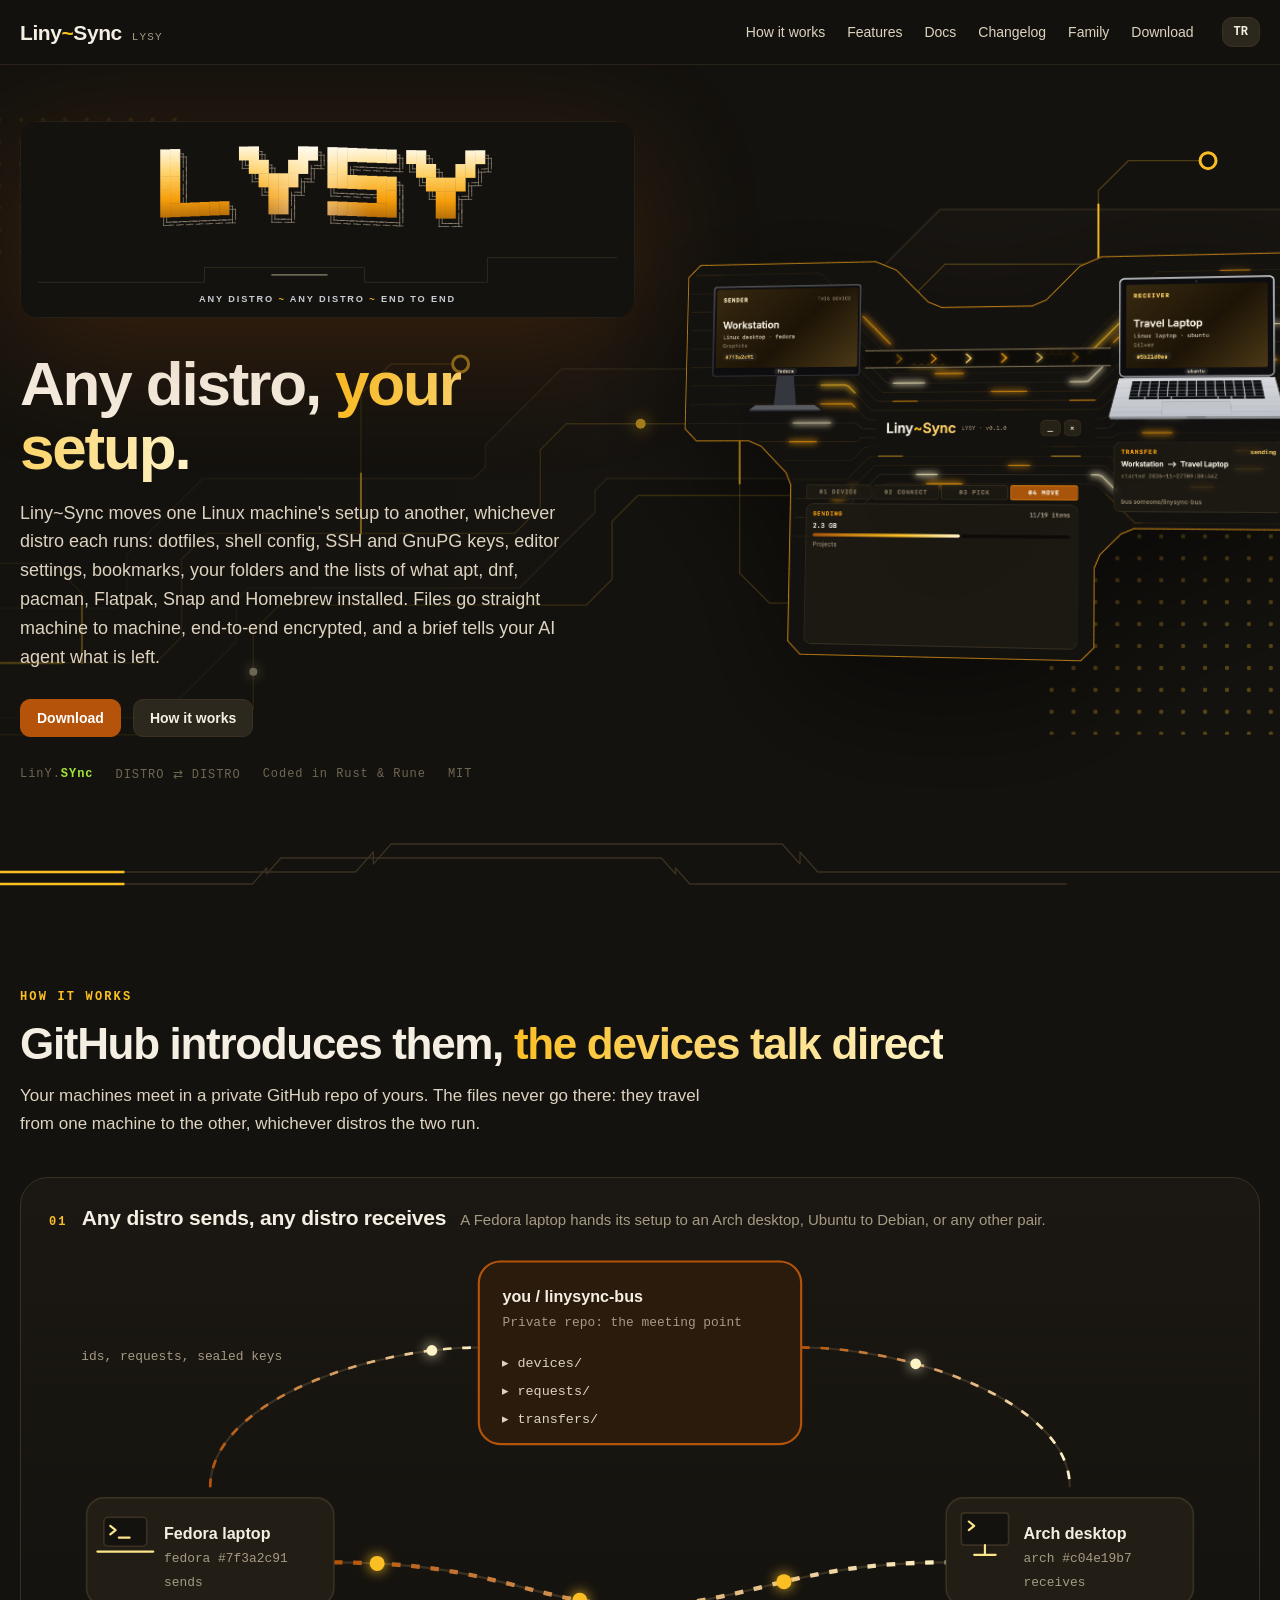
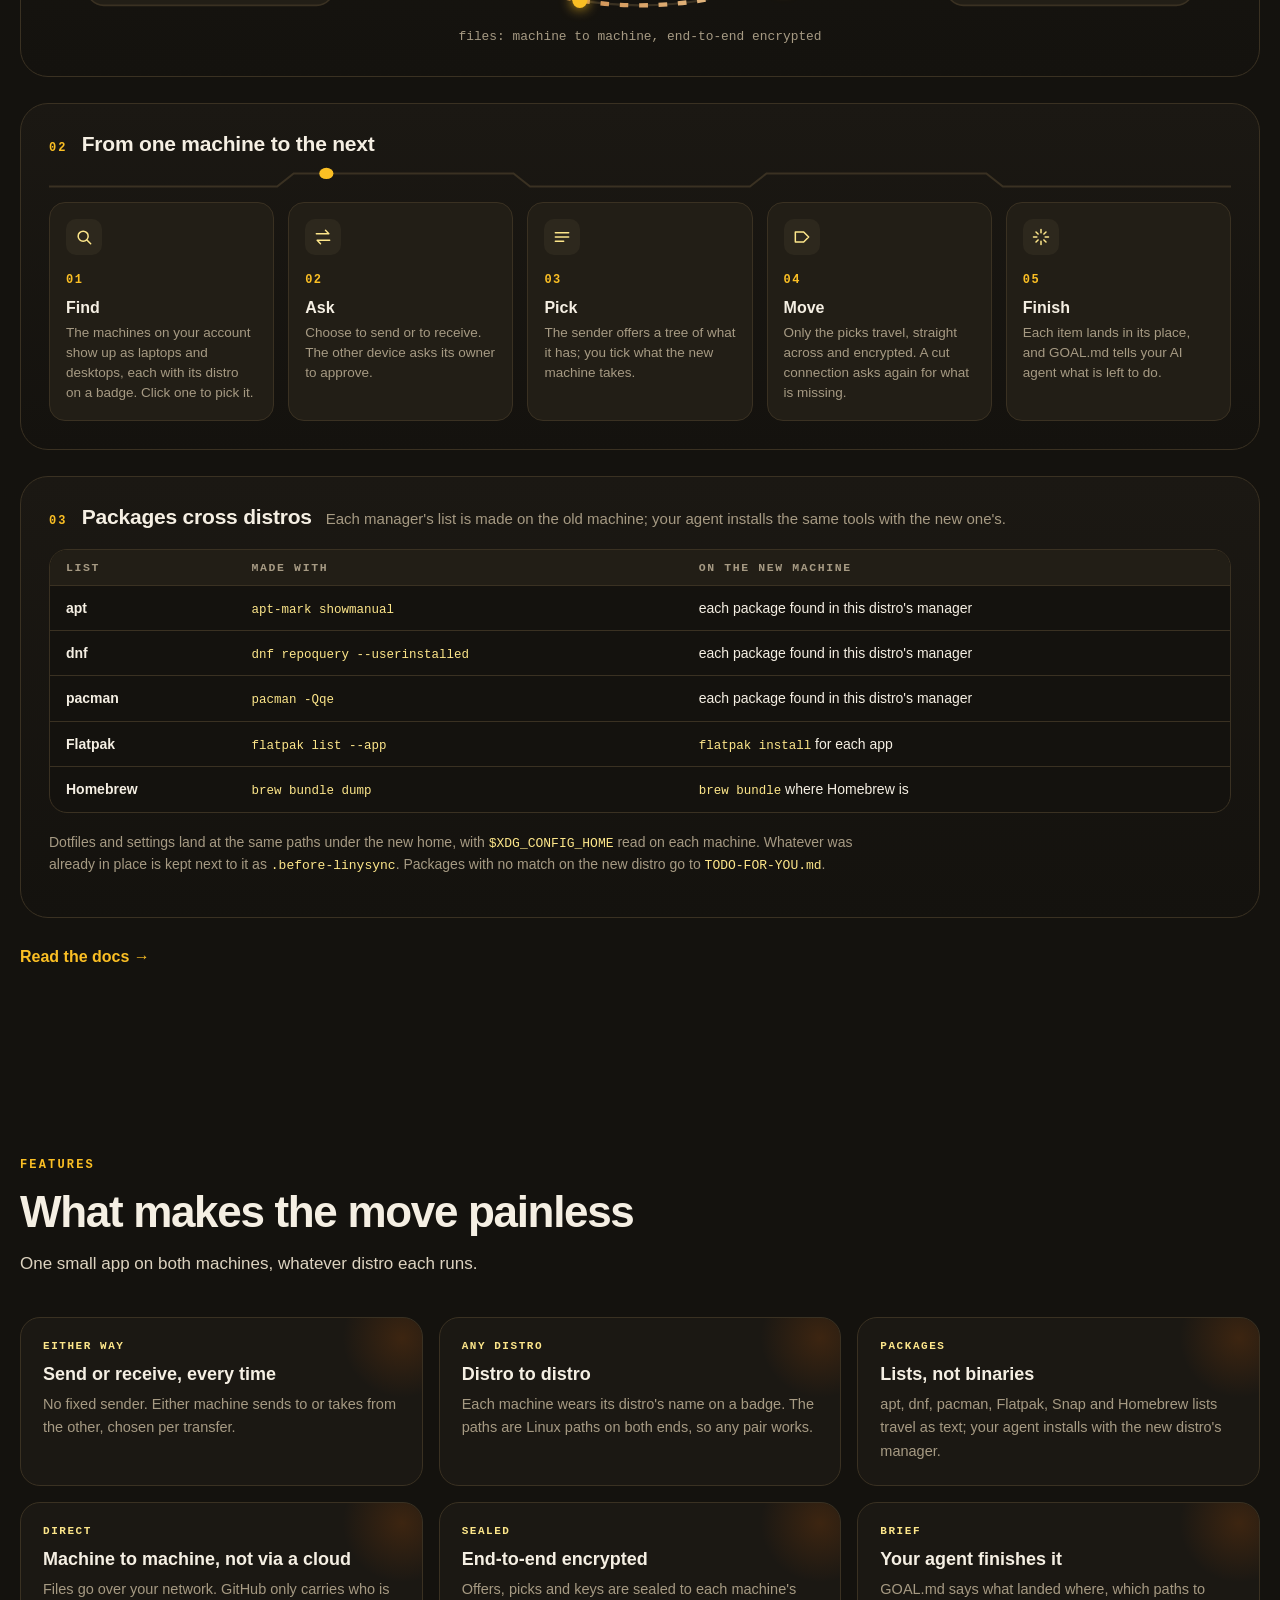
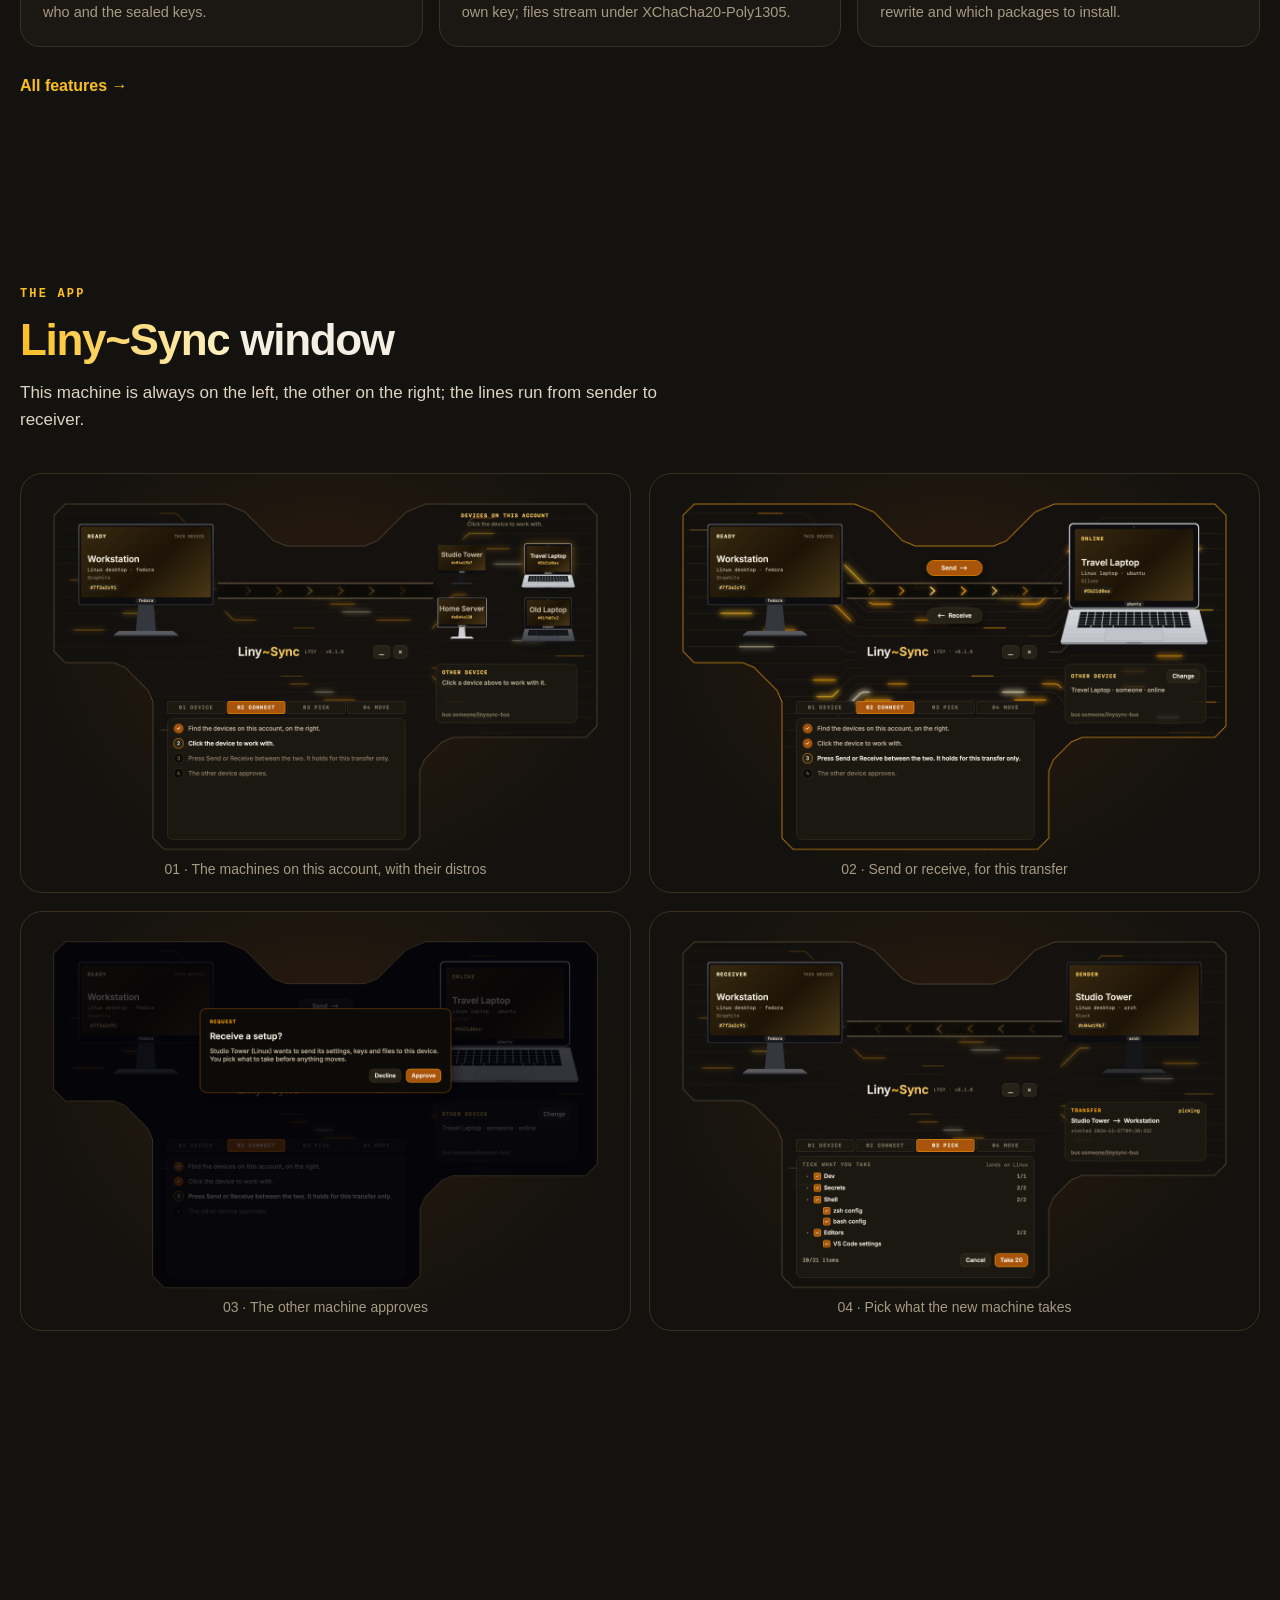
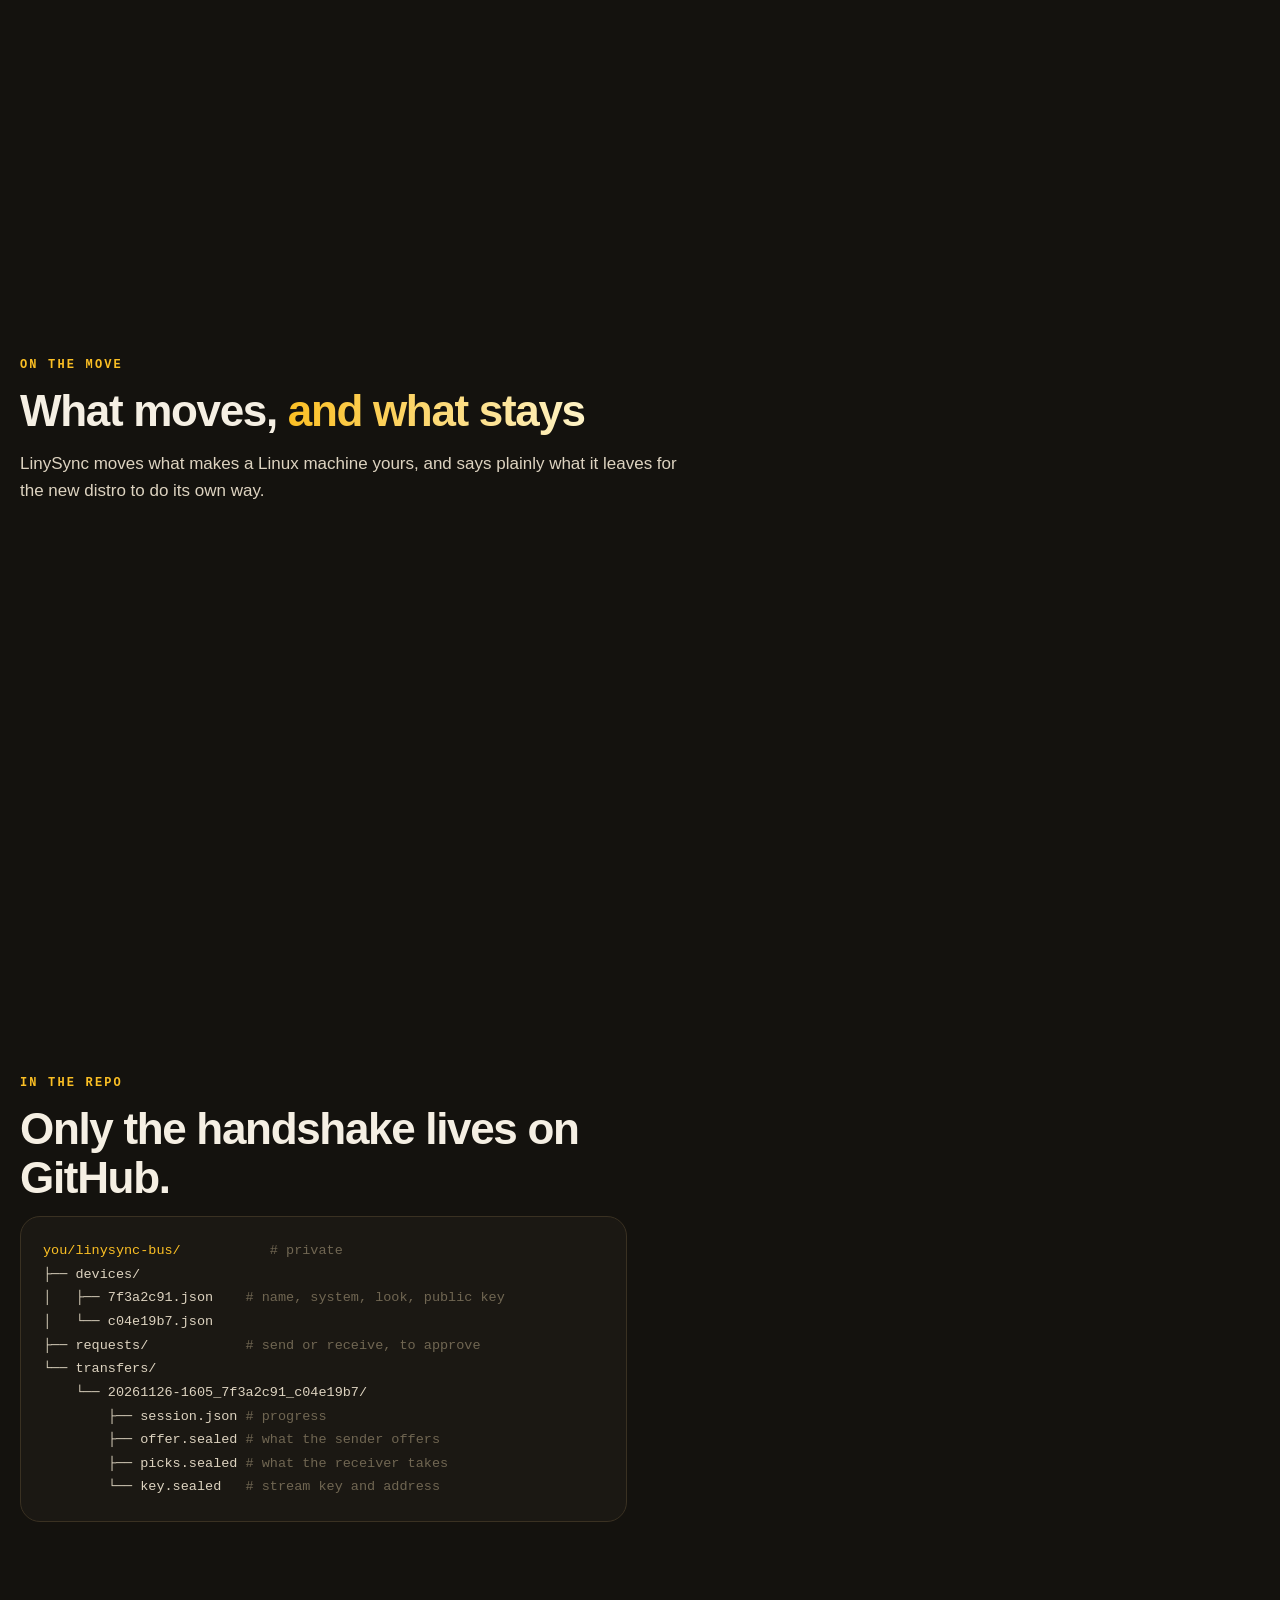
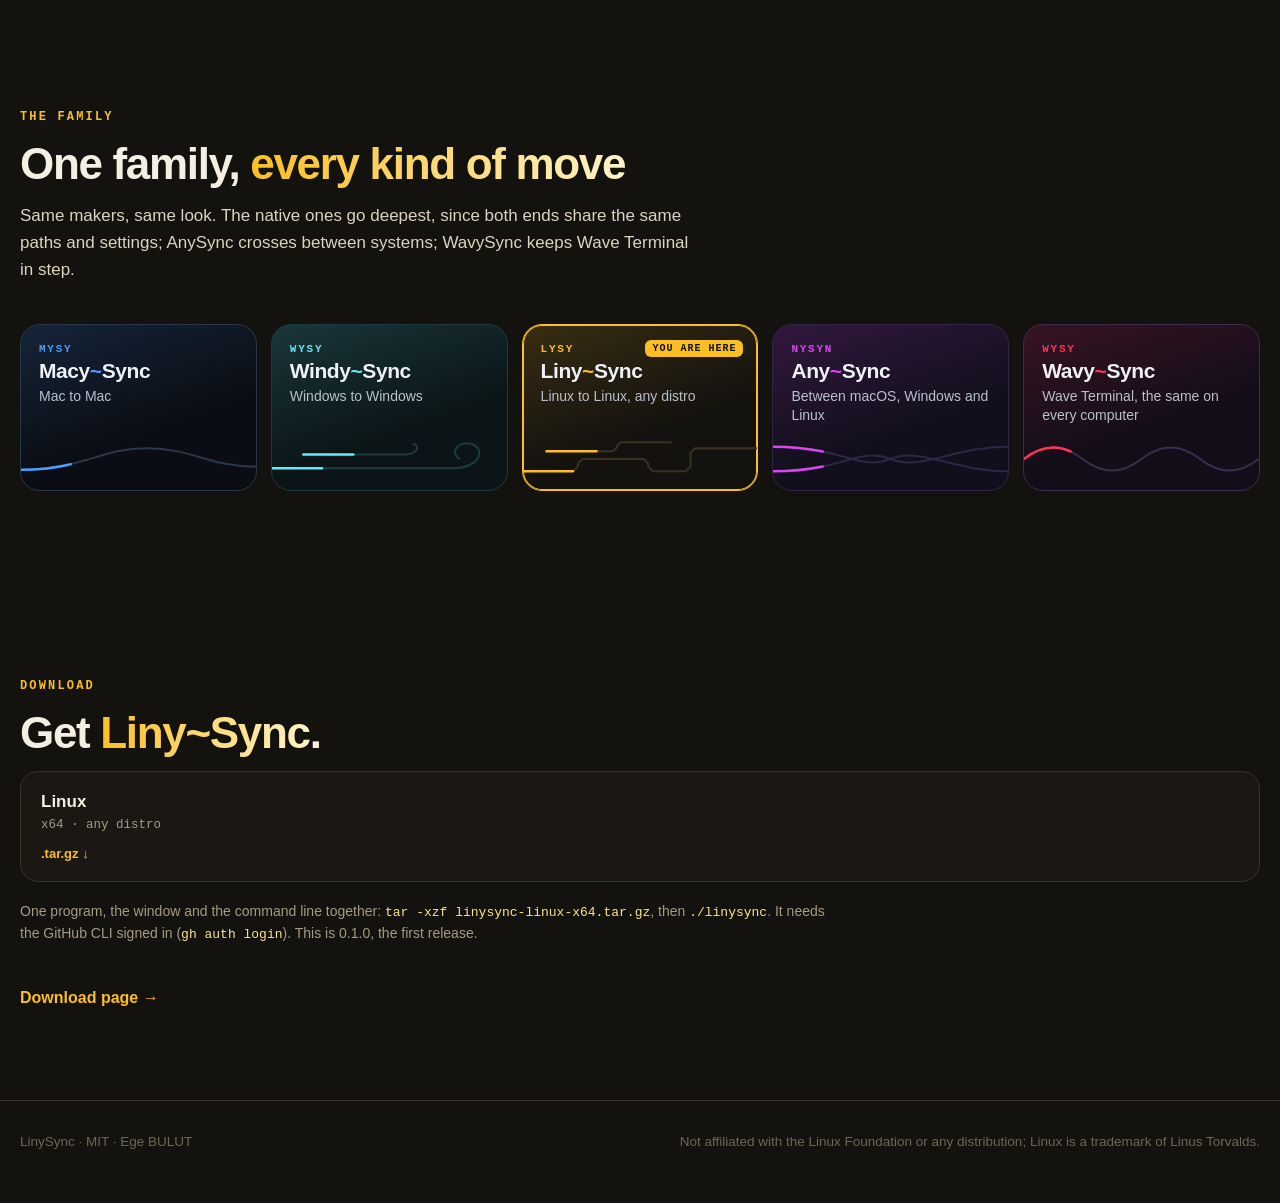
<file: site/index.html>
<!doctype html>
<html lang="en">
<head>
<meta charset="utf-8">
<meta name="viewport" content="width=device-width, initial-scale=1">
<title>LinySync: move a Linux machine to another, any distro, end-to-end encrypted</title>
<meta name="description" content="LinySync moves one Linux machine's setup to another, whichever distro each runs: dotfiles, shell config, SSH and GnuPG keys, editor settings, bookmarks, your folders and the lists of what apt, dnf, pacman, Flatpak, Snap and Homebrew installed. Machine to machine, end-to-end encrypted, and a brief for your AI agent finishes the setup.">
<link rel="canonical" href="https://linysync.vercel.app/">
<meta property="og:type" content="website">
<meta property="og:site_name" content="LinySync">
<meta property="og:url" content="https://linysync.vercel.app/">
<meta property="og:title" content="LinySync: move a Linux machine to another, any distro, end-to-end encrypted">
<meta property="og:description" content="LinySync moves one Linux machine's setup to another, whichever distro each runs: dotfiles, shell config, SSH and GnuPG keys, editor settings, bookmarks, your folders and the lists of what apt, dnf, pacman, Flatpak, Snap and Homebrew installed. Machine to machine, end-to-end encrypted, and a brief for your AI agent finishes the setup.">
<meta property="og:image" content="https://linysync.vercel.app/og.png">
<meta property="og:image:width" content="1200">
<meta property="og:image:height" content="630">
<meta property="og:locale" content="en_US">
<meta name="twitter:card" content="summary_large_image">
<meta name="twitter:title" content="LinySync: move a Linux machine to another, any distro, end-to-end encrypted">
<meta name="twitter:description" content="LinySync moves one Linux machine's setup to another, whichever distro each runs: dotfiles, shell config, SSH and GnuPG keys, editor settings, bookmarks, your folders and the lists of what apt, dnf, pacman, Flatpak, Snap and Homebrew installed. Machine to machine, end-to-end encrypted, and a brief for your AI agent finishes the setup.">
<meta name="twitter:image" content="https://linysync.vercel.app/og.png">
<meta name="theme-color" content="#14120e">
<script type="application/ld+json">{"@context": "https://schema.org", "@type": "SoftwareApplication", "name": "LinySync", "applicationCategory": "UtilitiesApplication", "operatingSystem": "Linux", "url": "https://linysync.vercel.app/", "downloadUrl": "https://github.com/Ege-BULUT/LinySync/releases/latest", "softwareVersion": "0.1.0", "license": "https://opensource.org/licenses/MIT", "image": "https://linysync.vercel.app/og.png", "description": "LinySync moves one Linux machine's setup to another, whichever distro each runs: dotfiles, shell config, SSH and GnuPG keys, editor settings, bookmarks, your folders and the lists of what apt, dnf, pacman, Flatpak, Snap and Homebrew installed. Machine to machine, end-to-end encrypted, and a brief for your AI agent finishes the setup.", "author": {"@type": "Person", "name": "Ege BULUT", "url": "https://github.com/Ege-BULUT"}, "offers": {"@type": "Offer", "price": "0", "priceCurrency": "USD"}}</script>
<link rel="alternate" hreflang="en" href="https://linysync.vercel.app/">
<link rel="alternate" hreflang="tr" href="https://linysync.vercel.app/tr/">
<link rel="alternate" hreflang="x-default" href="https://linysync.vercel.app/">
<link rel="icon" href="data:image/svg+xml,%3Csvg xmlns='http://www.w3.org/2000/svg' viewBox='0 0 32 32'%3E%3Crect width='32' height='32' rx='8' fill='%2314120e'/%3E%3Cpath d='M4 23H12V14H20V9H25' fill='none' stroke='%23fbbf24' stroke-width='3' stroke-linejoin='round'/%3E%3Ccircle cx='26' cy='9' r='3' fill='%2314120e' stroke='%23fef3c7' stroke-width='2'/%3E%3C/svg%3E">
<link rel="stylesheet" href="site.css">
</head>
<body>

<nav>
  <div class="wrap">
    <a class="brand" href="./"><span>Liny<b>~</b>Sync</span> <small>LYSY</small></a>
    <div class="links">
      <a href="#how" class="opt">How it works</a>
      <a href="features/">Features</a>
      <a href="docs/">Docs</a>
      <a href="changelog/" class="opt">Changelog</a>
      <a href="#family" class="opt">Family</a>
      <a href="download/">Download</a>
    </div>
    <a class="btn lang" id="lang" href="tr/" hreflang="tr" aria-label="Türkçe">TR</a>
  </div>
</nav>

<header class="hero">
  <svg class="bg" viewBox="0 0 1440 760" preserveAspectRatio="xMidYMid slice" aria-hidden="true">
    <defs><pattern id="pins" width="22" height="22" patternUnits="userSpaceOnUse"><circle cx="11" cy="11" r="2.2" class="pin"/></pattern></defs>
    <rect x="1130" y="430" width="286" height="242" fill="url(#pins)" class="pins"/><rect x="40" y="40" width="220" height="154" fill="url(#pins)" class="pins"/>
    <g class="l-chan"><path class="lo" d="M -80 600 L 216 600 L 260 556 L 260 514 L 304 470 L 576 470 L 620 426 L 620 404 L 664 360 L 956 360 L 1000 316 L 1000 244 L 1044 200 L 1520 200"/><path class="lf" d="M -80 600 L 216 600 L 260 556 L 260 514 L 304 470 L 576 470 L 620 426 L 620 404 L 664 360 L 956 360 L 1000 316 L 1000 244 L 1044 200 L 1520 200"/></g>
    <path class="lt base" d="M -80 600 L 234 600 L 260 574 L 260 496 L 286 470 L 594 470 L 620 444 L 620 386 L 646 360 L 974 360 L 1000 334 L 1000 226 L 1026 200 L 1520 200"/><path class="lt base" d="M -80 672 L 306 672 L 332 646 L 332 568 L 358 542 L 666 542 L 692 516 L 692 458 L 718 432 L 1046 432 L 1072 406 L 1072 298 L 1098 272 L 1520 272"/><path class="lt base" d="M 440 470 L 440 330 L 470 300 L 540 300"/><path class="lt base" d="M 820 360 L 820 510 L 850 540 L 920 540"/><path class="lt base" d="M 1180 200 L 1180 126 L 1210 96 L 1290 96"/><path class="lt base" d="M 160 600 L 160 530 L 130 500 L 60 500"/>
    <path id="lt0" class="lt a" d="M -80 600 L 234 600 L 260 574 L 260 496 L 286 470 L 594 470 L 620 444 L 620 386 L 646 360 L 974 360 L 1000 334 L 1000 226 L 1026 200 L 1520 200"/><path id="lt1" class="lt b" d="M -80 672 L 306 672 L 332 646 L 332 568 L 358 542 L 666 542 L 692 516 L 692 458 L 718 432 L 1046 432 L 1072 406 L 1072 298 L 1098 272 L 1520 272"/><path class="lt c" style="animation-delay:-0.0s" d="M 440 470 L 440 330 L 470 300 L 540 300"/><path class="lt c" style="animation-delay:-0.9s" d="M 820 360 L 820 510 L 850 540 L 920 540"/><path class="lt c" style="animation-delay:-1.8s" d="M 1180 200 L 1180 126 L 1210 96 L 1290 96"/><path class="lt c" style="animation-delay:-2.7s" d="M 160 600 L 160 530 L 130 500 L 60 500"/>
    <circle class="via" cx="540" cy="300" r="8"/><circle class="via" cx="920" cy="540" r="8"/><circle class="via" cx="1290" cy="96" r="8"/><circle class="via" cx="60" cy="500" r="8"/>
    <circle class="pulse" r="5"><animateMotion dur="5s" repeatCount="indefinite"><mpath href="#lt0"/></animateMotion></circle><circle class="pulse" r="5"><animateMotion dur="5s" begin="2.5s" repeatCount="indefinite"><mpath href="#lt0"/></animateMotion></circle><circle class="pulse b" r="4"><animateMotion dur="6.5s" begin="1s" repeatCount="indefinite"><mpath href="#lt1"/></animateMotion></circle>
    <rect class="cursor" x="1366" y="176" width="18" height="30" rx="2"/>
  </svg>
  <div class="wrap hero-grid">
    <div>
      <img class="logo" src="logo.svg" alt="LYSY, LinySync logo">
      <h1>Any distro,&nbsp;<em>your setup.</em></h1>
      <p class="lead">Liny~Sync moves one Linux machine's setup to another, whichever distro each runs: dotfiles, shell config, SSH and GnuPG keys, editor settings, bookmarks, your folders and the lists of what apt, dnf, pacman, Flatpak, Snap and Homebrew installed. Files go straight machine to machine, end-to-end encrypted, and a brief tells your AI agent what is left.</p>
      <div class="cta">
        <a class="btn red" href="download/">Download</a>
        <a class="btn" href="#how">How it works</a>
      </div>
      <div class="ticker"><span>LinY.<b>SYnc</b></span><span>DISTRO ⇄ DISTRO</span><span>Coded in Rust &amp; Rune</span><span>MIT</span></div>
    </div>
    <div class="shot"><img src="sending.png" width="2560" height="1560" alt="LinySync window: this machine on the left sending to another Linux machine on the right"></div>
  </div>
</header>

<svg class="divider" viewBox="0 0 1440 70" preserveAspectRatio="none" aria-hidden="true"><path d="M 0 50 L 400 50 L 420 30 L 420 42 L 440 22 L 880 22 L 900 42 L 900 30 L 920 50 L 1440 50"/><path class="run" style="animation-delay:-0s" d="M 0 50 L 400 50 L 420 30 L 420 42 L 440 22 L 880 22 L 900 42 L 900 30 L 920 50 L 1440 50"/><path d="M 0 62 L 284 62 L 300 46 L 300 52 L 316 36 L 744 36 L 760 52 L 760 46 L 776 62 L 1200 62"/><path class="run" style="animation-delay:-2s" d="M 0 62 L 284 62 L 300 46 L 300 52 L 316 36 L 744 36 L 760 52 L 760 46 L 776 62 L 1200 62"/></svg>

<section id="how">
  <div class="wrap">
    <span class="caps">How it works</span>
    <h2>GitHub introduces them, <em>the devices talk direct</em></h2>
    <p class="sub">Your machines meet in a private GitHub repo of yours. The files never go there: they travel from one machine to the other, whichever distros the two run.</p>

    <div class="stage reveal">
      <div class="stage-head"><span class="caps">01</span><h3>Any distro sends, any distro receives</h3><p>A Fedora laptop hands its setup to an Arch desktop, Ubuntu to Debian, or any other pair.</p></div>
      <svg viewBox="0 0 1100 380" role="img" aria-label="Two Linux machines meet in a private GitHub repo and send files to each other directly">
        <defs><linearGradient id="wireGrad" x1="0" x2="1"><stop offset="0" stop-color="#b45309"/><stop offset="1" stop-color="#fef3c7"/></linearGradient></defs>
        <path id="c1" class="wire" d="M 150 230 C 150 150 300 100 400 100"/>
        <path id="c2" class="wire" d="M 700 100 C 800 100 950 150 950 230"/>
        <path class="wire hot" d="M 150 230 C 150 150 300 100 400 100"/>
        <path class="wire hot" style="animation-delay:-.6s" d="M 700 100 C 800 100 950 150 950 230"/>
        <path id="dw" class="wire" d="M 265 300 C 420 300 450 340 550 340 S 690 300 835 300"/>
        <path class="wire hot" style="stroke-width:4" d="M 265 300 C 420 300 450 340 550 340 S 690 300 835 300"/>
        <g class="node repo" transform="translate(400 20)">
          <rect width="300" height="170" rx="20"/>
          <text class="t" x="22" y="38">you / linysync-bus</text>
          <text class="s" x="22" y="60">Private repo: the meeting point</text>
          <text class="folder on" x="22" y="98">▸ devices/</text>
          <text class="folder on" style="animation-delay:1s" x="22" y="124">▸ requests/</text>
          <text class="folder on" style="animation-delay:2s" x="22" y="150">▸ transfers/</text>
        </g>
        <g class="node" transform="translate(35 240)"><rect width="230" height="100" rx="16"/><rect class="scr" x="16" y="18" width="40" height="27" rx="4"/><path class="ink" d="M10 50 H62 M22 26 l5 4 -5 4 M30 37 H40"/><text class="t" x="72" y="38">Fedora laptop</text><text class="s" x="72" y="60">fedora #7f3a2c91</text><text class="s" x="72" y="82" fill="#fbbf24">sends</text></g>
        <g class="node" transform="translate(835 240)"><rect width="230" height="100" rx="16"/><rect class="scr" x="14" y="14" width="44" height="30" rx="3"/><path class="ink" d="M36 44 V52 M26 53 H46 M21 22 l5 4 -5 4"/><text class="t" x="72" y="38">Arch desktop</text><text class="s" x="72" y="60">arch #c04e19b7</text><text class="s" x="72" y="82" fill="#a3e635">receives</text></g>
        <text class="s" x="30" y="112" style="font:500 12px var(--mono);fill:var(--muted)">ids, requests, sealed keys</text>
        <text class="s" x="550" y="372" text-anchor="middle" style="font:500 12px var(--mono);fill:var(--muted)">files: machine to machine, end-to-end encrypted</text>
        <circle class="pkt v" r="5"><animateMotion dur="3s" repeatCount="indefinite"><mpath href="#c1"/></animateMotion></circle>
        <circle class="pkt v" r="5"><animateMotion dur="3s" begin="1.5s" repeatCount="indefinite"><mpath href="#c2"/></animateMotion></circle>
        <circle class="pkt" r="7"><animateMotion dur="2.4s" repeatCount="indefinite"><mpath href="#dw"/></animateMotion></circle>
        <circle class="pkt" r="7"><animateMotion dur="2.4s" begin=".8s" repeatCount="indefinite"><mpath href="#dw"/></animateMotion></circle>
        <circle class="pkt" r="7"><animateMotion dur="2.4s" begin="1.6s" repeatCount="indefinite"><mpath href="#dw"/></animateMotion></circle>
      </svg>
    </div>

    <div class="stage reveal">
      <div class="stage-head"><span class="caps">02</span><h3>From one machine to the next</h3></div>
      <div class="steps">
        <div class="rail" aria-hidden="true"><svg viewBox="0 0 1000 30" preserveAspectRatio="none"><path d="M 0 22 L 193 22 L 200 15 L 200 15 L 207 8 L 393 8 L 400 15 L 400 15 L 407 22 L 593 22 L 600 15 L 600 15 L 607 8 L 793 8 L 800 15 L 800 15 L 807 22 L 1000 22" fill="none" stroke="var(--edge)" stroke-width="2"/><circle r="6" fill="var(--red2)"><animateMotion dur="10s" repeatCount="indefinite" path="M 0 22 L 193 22 L 200 15 L 200 15 L 207 8 L 393 8 L 400 15 L 400 15 L 407 22 L 593 22 L 600 15 L 600 15 L 607 8 L 793 8 L 800 15 L 800 15 L 807 22 L 1000 22"/></circle></svg></div>
        <div class="step"><div class="ic"><svg viewBox="0 0 24 24"><circle cx="11" cy="11" r="6"/><path d="M20 20l-4.5-4.5"/></svg></div><span class="n">01</span><h4>Find</h4><p>The machines on your account show up as laptops and desktops, each with its distro on a badge. Click one to pick it.</p></div>
        <div class="step"><div class="ic"><svg viewBox="0 0 24 24"><path d="M4 8h15l-4-4M20 16H5l4 4"/></svg></div><span class="n">02</span><h4>Ask</h4><p>Choose to send or to receive. The other device asks its owner to approve.</p></div>
        <div class="step"><div class="ic"><svg viewBox="0 0 24 24"><path d="M4 7h16M4 12h16M4 17h10"/></svg></div><span class="n">03</span><h4>Pick</h4><p>The sender offers a tree of what it has; you tick what the new machine takes.</p></div>
        <div class="step"><div class="ic"><svg viewBox="0 0 24 24"><path d="M4 6h10l6 6-6 6H4z"/></svg></div><span class="n">04</span><h4>Move</h4><p>Only the picks travel, straight across and encrypted. A cut connection asks again for what is missing.</p></div>
        <div class="step"><div class="ic"><svg viewBox="0 0 24 24"><path d="M12 3v4M12 17v4M3 12h4M17 12h4M6 6l2.5 2.5M15.5 15.5L18 18M6 18l2.5-2.5M15.5 8.5L18 6"/></svg></div><span class="n">05</span><h4>Finish</h4><p>Each item lands in its place, and GOAL.md tells your AI agent what is left to do.</p></div>
      </div>
    </div>

    <div class="stage reveal">
      <div class="stage-head"><span class="caps">03</span><h3>Packages cross distros</h3><p>Each manager's list is made on the old machine; your agent installs the same tools with the new one's.</p></div>
      <div class="land"><table>
        <thead><tr><th>List</th><th>Made with</th><th>On the new machine</th></tr></thead>
        <tbody>
        <tr><td>apt</td><td><code>apt-mark showmanual</code></td><td>each package found in this distro's manager</td></tr>
        <tr><td>dnf</td><td><code>dnf repoquery --userinstalled</code></td><td>each package found in this distro's manager</td></tr>
        <tr><td>pacman</td><td><code>pacman -Qqe</code></td><td>each package found in this distro's manager</td></tr>
        <tr><td>Flatpak</td><td><code>flatpak list --app</code></td><td><code>flatpak install</code> for each app</td></tr>
        <tr><td>Homebrew</td><td><code>brew bundle dump</code></td><td><code>brew bundle</code> where Homebrew is</td></tr>
        </tbody></table></div>
      <p class="note">Dotfiles and settings land at the same paths under the new home, with <code>$XDG_CONFIG_HOME</code> read on each machine. Whatever was already in place is kept next to it as <code>.before-linysync</code>. Packages with no match on the new distro go to <code>TODO-FOR-YOU.md</code>.</p>
    </div>
    <a class="more" href="docs/">Read the docs →</a>
  </div>
</section>

<section id="features">
  <div class="wrap">
    <span class="caps">Features</span>
    <h2>What makes the move painless</h2>
    <p class="sub">One small app on both machines, whatever distro each runs.</p>
    <div class="grid">
      <div class="card reveal"><span class="k">EITHER WAY</span><h3>Send or receive, every time</h3><p>No fixed sender. Either machine sends to or takes from the other, chosen per transfer.</p></div>
      <div class="card reveal"><span class="k">ANY DISTRO</span><h3>Distro to distro</h3><p>Each machine wears its distro's name on a badge. The paths are Linux paths on both ends, so any pair works.</p></div>
      <div class="card reveal"><span class="k">PACKAGES</span><h3>Lists, not binaries</h3><p>apt, dnf, pacman, Flatpak, Snap and Homebrew lists travel as text; your agent installs with the new distro's manager.</p></div>
      <div class="card reveal"><span class="k">DIRECT</span><h3>Machine to machine, not via a cloud</h3><p>Files go over your network. GitHub only carries who is who and the sealed keys.</p></div>
      <div class="card reveal"><span class="k">SEALED</span><h3>End-to-end encrypted</h3><p>Offers, picks and keys are sealed to each machine's own key; files stream under XChaCha20-Poly1305.</p></div>
      <div class="card reveal"><span class="k">BRIEF</span><h3>Your agent finishes it</h3><p>GOAL.md says what landed where, which paths to rewrite and which packages to install.</p></div>
    </div>
    <a class="more" href="features/">All features →</a>
  </div>
</section>

<section id="screens">
  <div class="wrap">
    <span class="caps">The app</span>
    <h2><em>Liny~Sync</em> window</h2>
    <p class="sub">This machine is always on the left, the other on the right; the lines run from sender to receiver.</p>
    <div class="gallery">
      <figure class="reveal"><img src="find.png" width="2560" height="1560" alt="01 · The machines on this account, with their distros" loading="lazy"><figcaption>01 · The machines on this account, with their distros</figcaption></figure>
      <figure class="reveal"><img src="hover-send.png" width="2560" height="1560" alt="02 · Send or receive, for this transfer" loading="lazy"><figcaption>02 · Send or receive, for this transfer</figcaption></figure>
      <figure class="reveal"><img src="request.png" width="2560" height="1560" alt="03 · The other machine approves" loading="lazy"><figcaption>03 · The other machine approves</figcaption></figure>
      <figure class="reveal"><img src="pick.png" width="2560" height="1560" alt="04 · Pick what the new machine takes" loading="lazy"><figcaption>04 · Pick what the new machine takes</figcaption></figure>
      <figure class="reveal"><img src="sending.png" width="2560" height="1560" alt="Sending: the lines flow toward the receiver" loading="lazy"><figcaption>Sending: the lines flow toward the receiver</figcaption></figure>
      <figure class="reveal"><img src="done.png" width="2560" height="1560" alt="Done: the brief is ready for your agent" loading="lazy"><figcaption>Done: the brief is ready for your agent</figcaption></figure>
    </div>
  </div>
</section>

<section id="moves">
  <div class="wrap">
    <span class="caps">On the move</span>
    <h2>What moves, <em>and what stays</em></h2>
    <p class="sub">LinySync moves what makes a Linux machine yours, and says plainly what it leaves for the new distro to do its own way.</p>
    <div class="cols">
      <div class="box yes reveal">
        <h3>What moves</h3>
        <ul>
          <li><strong>Files:</strong> Desktop, Documents, Downloads, Pictures, Music and Videos, each top-level item on its own. Folders rebuilt from source, like <code>node_modules</code>, <code>target</code> and <code>.venv</code>, stay behind.</li>
          <li><strong>Shell and git:</strong> git config, SSH and GnuPG keys, zsh and bash config, a PowerShell profile if you have one.</li>
          <li><strong>Editors and terminals:</strong> VS Code, Cursor, Zed, Wave.</li>
          <li><strong>Notes, browsers, AI tools:</strong> Obsidian's vault list, bookmarks of Chrome, Brave, Edge and Chromium, Claude Code, Codex.</li>
          <li><strong>Lists of installed tools:</strong> apt, dnf, pacman, Flatpak, Snap, Homebrew, npm, cargo, pipx, VS Code and Cursor extensions.</li>
        </ul>
      </div>
      <div class="box no reveal">
        <h3>What stays, and why</h3>
        <ul>
          <li><strong>The packages themselves:</strong> they are installed again with the new distro's own manager, not copied.</li>
          <li><strong>Passwords saved in browsers:</strong> the old machine's secret service (GNOME Keyring or KWallet) seals them. Use the browser's own sync or its password export.</li>
          <li><strong>System settings and the machine's identity:</strong> <code>/etc</code>, a Tailscale node, remote desktop ids and the like.</li>
          <li><strong>Logins:</strong> AI tools and apps are signed in again on the new machine.</li>
        </ul>
      </div>
    </div>
  </div>
</section>
<section id="layout">
  <div class="wrap split">
    <div>
      <span class="caps">In the repo</span>
      <h2>Only the handshake lives on GitHub.</h2>
      <pre class="tree"><span class="r">you/linysync-bus/</span>           <span class="c"># private</span>
├── devices/
│   ├── 7f3a2c91.json    <span class="c"># name, system, look, public key</span>
│   └── c04e19b7.json
├── requests/            <span class="c"># send or receive, to approve</span>
└── transfers/
    └── 20261126-1605_7f3a2c91_c04e19b7/
        ├── session.json <span class="c"># progress</span>
        ├── offer.sealed <span class="c"># what the sender offers</span>
        ├── picks.sealed <span class="c"># what the receiver takes</span>
        └── key.sealed   <span class="c"># stream key and address</span></pre>
    </div>
    <div class="box reveal" style="margin-top:58px">
      <h3>Never on GitHub</h3>
      <ul>
        <li>Your files: they go from machine to machine</li>
        <li>Anything readable about what you move: offers and picks are sealed</li>
        <li>Your GitHub sign in: LinySync asks the GitHub CLI for it each time</li>
        <li>Anything you leave unticked</li>
      </ul>
    </div>
  </div>
</section>

<section id="family">
  <div class="wrap">
    <span class="caps">The family</span>
    <h2>One family, <em>every kind of move</em></h2>
    <p class="sub">Same makers, same look. The native ones go deepest, since both ends share the same paths and settings; AnySync crosses between systems; WavySync keeps Wave Terminal in step.</p>
    <div class="fam">
      <a class="fm" href="https://macysync.vercel.app/" style="--fa:#4c9dff;--fbg:#0a0e14;--fe:#2a3749"><svg viewBox="0 0 300 60" preserveAspectRatio="none" aria-hidden="true"><path class="fb" d="M0 44 C 80 44 100 16 160 16 S 240 40 300 40"/><path class="fr" style="animation-delay:-0.0s" d="M0 44 C 80 44 100 16 160 16 S 240 40 300 40"/></svg><span class="fk">MYSY</span><b>Macy<i>~</i>Sync</b><span class="fl">Mac to Mac</span></a>
      <a class="fm" href="https://windysync.vercel.app/" style="--fa:#67e8f9;--fbg:#0b1517;--fe:#1d3a40"><svg viewBox="0 0 300 60" preserveAspectRatio="none" aria-hidden="true"><path class="fb" d="M0 42 H 232 C 266 42 274 16 254 10 C 238 6 226 22 240 30"/><path class="fr" style="animation-delay:-0.0s" d="M0 42 H 232 C 266 42 274 16 254 10 C 238 6 226 22 240 30"/><path class="fb" d="M40 24 H 170 C 186 24 190 12 180 10"/><path class="fr" style="animation-delay:-1.3s" d="M40 24 H 170 C 186 24 190 12 180 10"/></svg><span class="fk">WYSY</span><b>Windy<i>~</i>Sync</b><span class="fl">Windows to Windows</span></a>
      <a class="fm here" href="https://linysync.vercel.app/" style="--fa:#fbbf24;--fbg:#14120e;--fe:#3a3122"><svg viewBox="0 0 300 60" preserveAspectRatio="none" aria-hidden="true"><path class="fb" d="M 0 46 L 64 46 L 70 40 L 70 36 L 76 30 L 154 30 L 160 36 L 160 40 L 166 46 L 208 46 L 214 40 L 214 22 L 220 16 L 300 16"/><path class="fr" style="animation-delay:-0.0s" d="M 0 46 L 64 46 L 70 40 L 70 36 L 76 30 L 154 30 L 160 36 L 160 40 L 166 46 L 208 46 L 214 40 L 214 22 L 220 16 L 300 16"/><path class="fb" d="M 30 20 L 115 20 L 120 15 L 120 13 L 125 8 L 190 8"/><path class="fr" style="animation-delay:-1.3s" d="M 30 20 L 115 20 L 120 15 L 120 13 L 125 8 L 190 8"/></svg><span class="fk">LYSY</span><b>Liny<i>~</i>Sync</b><span class="fl">Linux to Linux, any distro</span><span class="fh">you are here</span></a>
      <a class="fm" href="https://anysync.vercel.app/" style="--fa:#d946ef;--fbg:#120f1c;--fe:#2e2547"><svg viewBox="0 0 300 60" preserveAspectRatio="none" aria-hidden="true"><path class="fb" d="M0 46 C 90 46 110 14 150 30 S 230 14 300 14"/><path class="fr" style="animation-delay:-0.0s" d="M0 46 C 90 46 110 14 150 30 S 230 14 300 14"/><path class="fb" d="M0 14 C 90 14 110 46 150 30 S 230 46 300 46"/><path class="fr" style="animation-delay:-1.3s" d="M0 14 C 90 14 110 46 150 30 S 230 46 300 46"/></svg><span class="fk">NYSYN</span><b>Any<i>~</i>Sync</b><span class="fl">Between macOS, Windows and Linux</span></a>
      <a class="fm" href="https://wavysync.vercel.app/" style="--fa:#ff3355;--fbg:#120d19;--fe:#3a2d4f"><svg viewBox="0 0 300 60" preserveAspectRatio="none" aria-hidden="true"><path class="fb" d="M0 30 C 25 10 50 10 75 30 S 125 50 150 30 S 200 10 225 30 S 275 50 300 30"/><path class="fr" style="animation-delay:-0.0s" d="M0 30 C 25 10 50 10 75 30 S 125 50 150 30 S 200 10 225 30 S 275 50 300 30"/></svg><span class="fk">WYSY</span><b>Wavy<i>~</i>Sync</b><span class="fl">Wave Terminal, the same on every computer</span></a>
    </div>
  </div>
</section>

<section id="download">
  <div class="wrap">
    <span class="caps">Download</span>
    <h2>Get <em>Liny~Sync</em>.</h2>
    <div class="dl">
      <a class="os" href="https://github.com/Ege-BULUT/LinySync/releases/latest/download/linysync-linux-x64.tar.gz"><b>Linux</b><span>x64 · any distro</span><i>.tar.gz ↓</i></a>
    </div>
    <p class="note">One program, the window and the command line together: <code>tar -xzf linysync-linux-x64.tar.gz</code>, then <code>./linysync</code>. It needs the GitHub CLI signed in (<code>gh auth login</code>). This is 0.1.0, the first release.</p>
    <a class="more" href="download/">Download page →</a>
  </div>
</section>

<footer>
  <div class="wrap">
    <span>LinySync · MIT · Ege BULUT</span>
    <span>Not affiliated with the Linux Foundation or any distribution; Linux is a trademark of Linus Torvalds.</span>
  </div>
</footer>

<script src="site.js"></script>
</body>
</html>
</file>
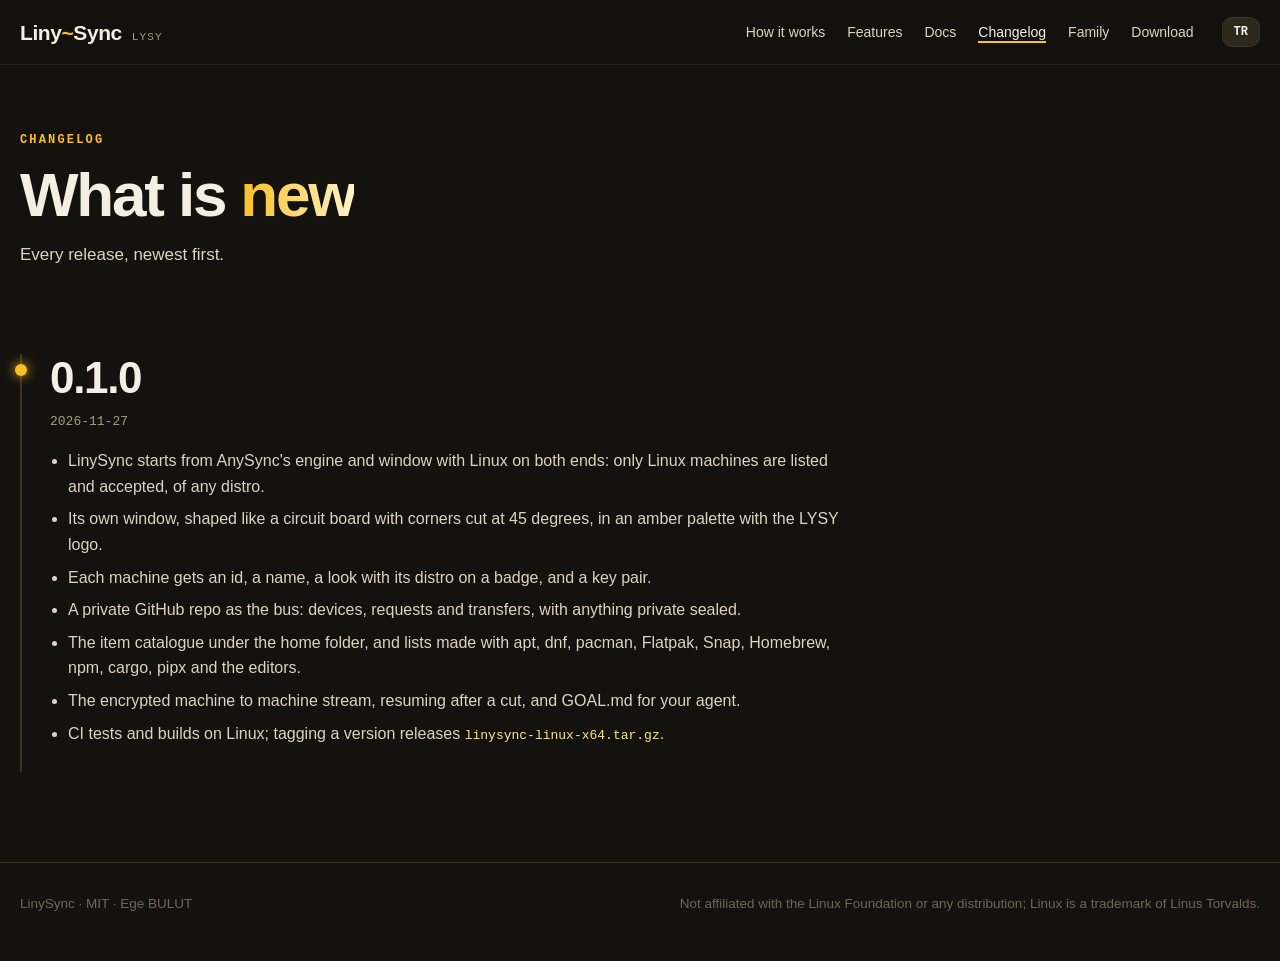
<file: site/changelog/index.html>
<!doctype html>
<html lang="en">
<head>
<meta charset="utf-8">
<meta name="viewport" content="width=device-width, initial-scale=1">
<title>Changelog · LinySync</title>
<meta name="description" content="Every LinySync release and what changed, newest first.">
<link rel="canonical" href="https://linysync.vercel.app/changelog/">
<meta property="og:type" content="website">
<meta property="og:site_name" content="LinySync">
<meta property="og:url" content="https://linysync.vercel.app/changelog/">
<meta property="og:title" content="Changelog · LinySync">
<meta property="og:description" content="Every LinySync release and what changed, newest first.">
<meta property="og:image" content="https://linysync.vercel.app/og.png">
<meta property="og:image:width" content="1200">
<meta property="og:image:height" content="630">
<meta property="og:locale" content="en_US">
<meta name="twitter:card" content="summary_large_image">
<meta name="twitter:title" content="Changelog · LinySync">
<meta name="twitter:description" content="Every LinySync release and what changed, newest first.">
<meta name="twitter:image" content="https://linysync.vercel.app/og.png">
<meta name="theme-color" content="#14120e">
<link rel="alternate" hreflang="en" href="https://linysync.vercel.app/changelog/">
<link rel="alternate" hreflang="tr" href="https://linysync.vercel.app/tr/changelog/">
<link rel="alternate" hreflang="x-default" href="https://linysync.vercel.app/changelog/">
<link rel="icon" href="data:image/svg+xml,%3Csvg xmlns='http://www.w3.org/2000/svg' viewBox='0 0 32 32'%3E%3Crect width='32' height='32' rx='8' fill='%2314120e'/%3E%3Cpath d='M4 23H12V14H20V9H25' fill='none' stroke='%23fbbf24' stroke-width='3' stroke-linejoin='round'/%3E%3Ccircle cx='26' cy='9' r='3' fill='%2314120e' stroke='%23fef3c7' stroke-width='2'/%3E%3C/svg%3E">
<link rel="stylesheet" href="../site.css">
</head>
<body>

<nav>
  <div class="wrap">
    <a class="brand" href="../"><span>Liny<b>~</b>Sync</span> <small>LYSY</small></a>
    <div class="links">
      <a href="../#how" class="opt">How it works</a>
      <a href="../features/">Features</a>
      <a href="../docs/">Docs</a>
      <a href="../changelog/" class="opt on">Changelog</a>
      <a href="../#family" class="opt">Family</a>
      <a href="../download/">Download</a>
    </div>
    <a class="btn lang" id="lang" href="../tr/changelog/" hreflang="tr" aria-label="Türkçe">TR</a>
  </div>
</nav>

<header class="page-head">
  <div class="wrap">
    <span class="caps">Changelog</span>
    <h1>What is <em>new</em></h1>
    <p class="sub">Every release, newest first.</p>
  </div>
</header>

<section>
  <div class="wrap">
    <div class="release reveal">
      <h2>0.1.0</h2>
      <span class="date">2026-11-27</span>
      <ul><li>LinySync starts from AnySync's engine and window with Linux on both ends: only Linux machines are listed and accepted, of any distro.</li><li>Its own window, shaped like a circuit board with corners cut at 45 degrees, in an amber palette with the LYSY logo.</li><li>Each machine gets an id, a name, a look with its distro on a badge, and a key pair.</li><li>A private GitHub repo as the bus: devices, requests and transfers, with anything private sealed.</li><li>The item catalogue under the home folder, and lists made with apt, dnf, pacman, Flatpak, Snap, Homebrew, npm, cargo, pipx and the editors.</li><li>The encrypted machine to machine stream, resuming after a cut, and GOAL.md for your agent.</li><li>CI tests and builds on Linux; tagging a version releases <code>linysync-linux-x64.tar.gz</code>.</li></ul>
    </div>
  </div>
</section>

<footer>
  <div class="wrap">
    <span>LinySync · MIT · Ege BULUT</span>
    <span>Not affiliated with the Linux Foundation or any distribution; Linux is a trademark of Linus Torvalds.</span>
  </div>
</footer>

<script src="../site.js"></script>
</body>
</html>
</file>
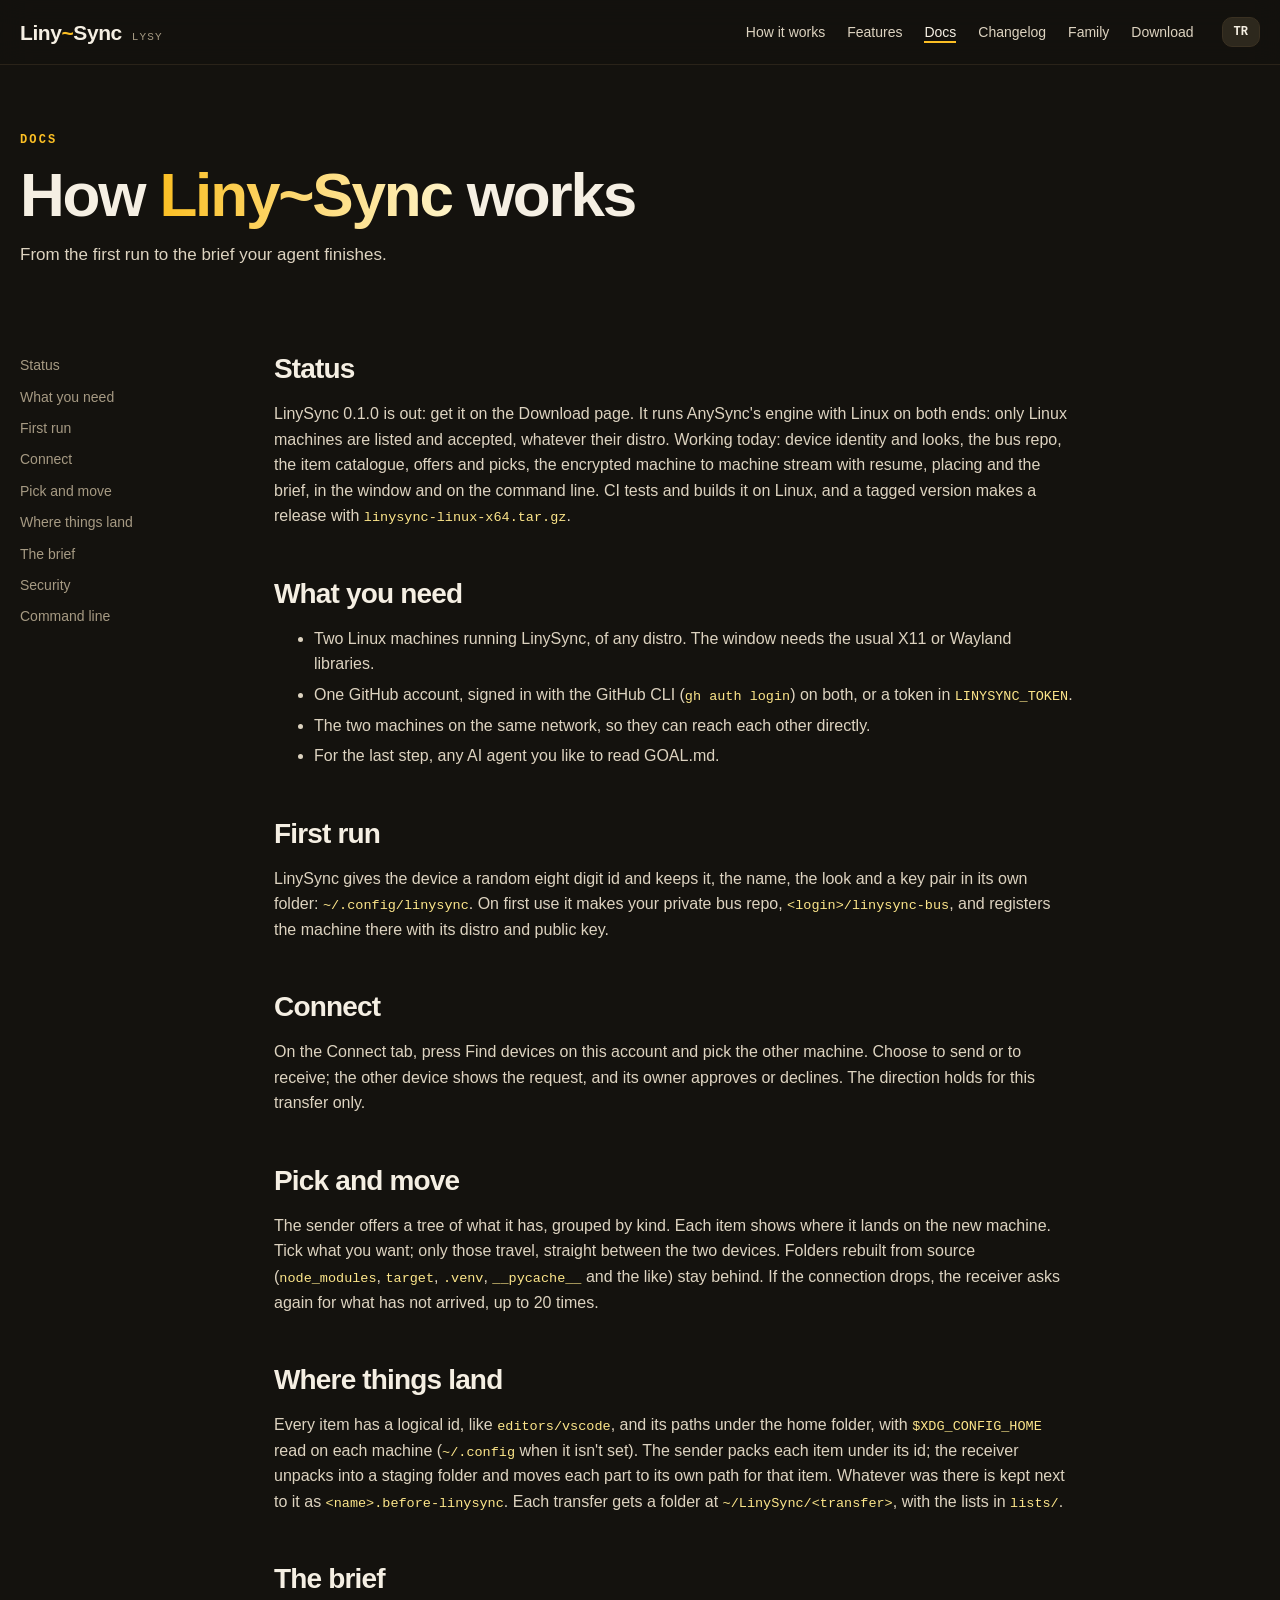
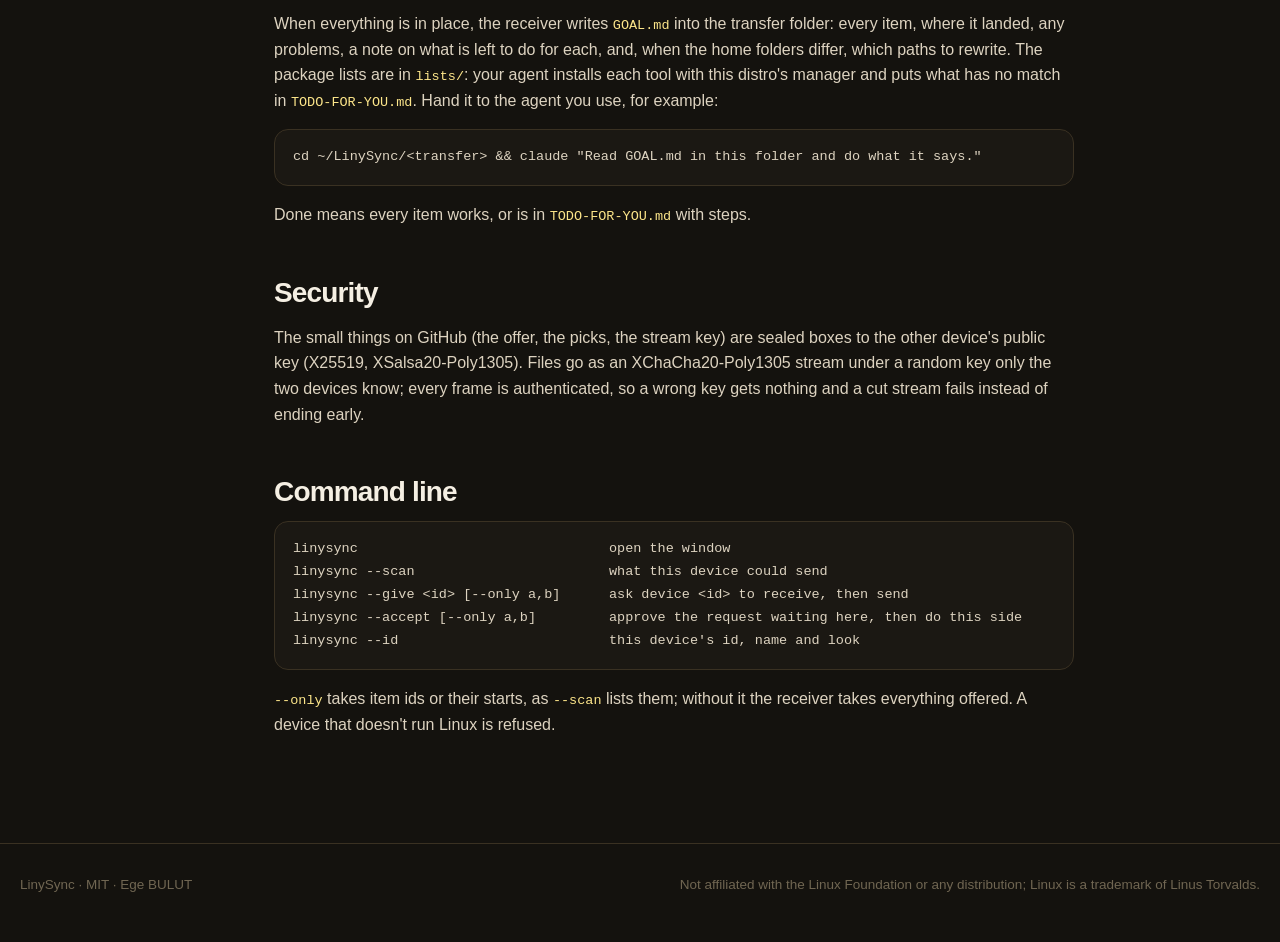
<file: site/docs/index.html>
<!doctype html>
<html lang="en">
<head>
<meta charset="utf-8">
<meta name="viewport" content="width=device-width, initial-scale=1">
<title>Docs: how to move a Linux machine to another distro with LinySync</title>
<meta name="description" content="What LinySync needs, the first run, connecting two machines, picking and moving, where things land, package lists, the brief for your agent, security and the command line.">
<link rel="canonical" href="https://linysync.vercel.app/docs/">
<meta property="og:type" content="website">
<meta property="og:site_name" content="LinySync">
<meta property="og:url" content="https://linysync.vercel.app/docs/">
<meta property="og:title" content="Docs: how to move a Linux machine to another distro with LinySync">
<meta property="og:description" content="What LinySync needs, the first run, connecting two machines, picking and moving, where things land, package lists, the brief for your agent, security and the command line.">
<meta property="og:image" content="https://linysync.vercel.app/og.png">
<meta property="og:image:width" content="1200">
<meta property="og:image:height" content="630">
<meta property="og:locale" content="en_US">
<meta name="twitter:card" content="summary_large_image">
<meta name="twitter:title" content="Docs: how to move a Linux machine to another distro with LinySync">
<meta name="twitter:description" content="What LinySync needs, the first run, connecting two machines, picking and moving, where things land, package lists, the brief for your agent, security and the command line.">
<meta name="twitter:image" content="https://linysync.vercel.app/og.png">
<meta name="theme-color" content="#14120e">
<link rel="alternate" hreflang="en" href="https://linysync.vercel.app/docs/">
<link rel="alternate" hreflang="tr" href="https://linysync.vercel.app/tr/docs/">
<link rel="alternate" hreflang="x-default" href="https://linysync.vercel.app/docs/">
<link rel="icon" href="data:image/svg+xml,%3Csvg xmlns='http://www.w3.org/2000/svg' viewBox='0 0 32 32'%3E%3Crect width='32' height='32' rx='8' fill='%2314120e'/%3E%3Cpath d='M4 23H12V14H20V9H25' fill='none' stroke='%23fbbf24' stroke-width='3' stroke-linejoin='round'/%3E%3Ccircle cx='26' cy='9' r='3' fill='%2314120e' stroke='%23fef3c7' stroke-width='2'/%3E%3C/svg%3E">
<link rel="stylesheet" href="../site.css">
</head>
<body>

<nav>
  <div class="wrap">
    <a class="brand" href="../"><span>Liny<b>~</b>Sync</span> <small>LYSY</small></a>
    <div class="links">
      <a href="../#how" class="opt">How it works</a>
      <a href="../features/">Features</a>
      <a href="../docs/" class="on">Docs</a>
      <a href="../changelog/" class="opt">Changelog</a>
      <a href="../#family" class="opt">Family</a>
      <a href="../download/">Download</a>
    </div>
    <a class="btn lang" id="lang" href="../tr/docs/" hreflang="tr" aria-label="Türkçe">TR</a>
  </div>
</nav>

<header class="page-head">
  <div class="wrap">
    <span class="caps">Docs</span>
    <h1>How <em>Liny~Sync</em> works</h1>
    <p class="sub">From the first run to the brief your agent finishes.</p>
  </div>
</header>

<section>
  <div class="wrap doc">
    <aside class="toc"><div class="toc-list"><a href="#status">Status</a><a href="#need">What you need</a><a href="#first">First run</a><a href="#connect">Connect</a><a href="#move">Pick and move</a><a href="#land">Where things land</a><a href="#brief">The brief</a><a href="#security">Security</a><a href="#cli">Command line</a></div></aside>
    <div class="prose">
<h2 id="status">Status</h2>
<p>LinySync 0.1.0 is out: get it on the Download page. It runs AnySync's engine with Linux on both ends: only Linux machines are listed and accepted, whatever their distro. Working today: device identity and looks, the bus repo, the item catalogue, offers and picks, the encrypted machine to machine stream with resume, placing and the brief, in the window and on the command line. CI tests and builds it on Linux, and a tagged version makes a release with <code>linysync-linux-x64.tar.gz</code>.</p>
<h2 id="need">What you need</h2>
<ul><li>Two Linux machines running LinySync, of any distro. The window needs the usual X11 or Wayland libraries.</li><li>One GitHub account, signed in with the GitHub CLI (<code>gh auth login</code>) on both, or a token in <code>LINYSYNC_TOKEN</code>.</li><li>The two machines on the same network, so they can reach each other directly.</li><li>For the last step, any AI agent you like to read GOAL.md.</li></ul>
<h2 id="first">First run</h2>
<p>LinySync gives the device a random eight digit id and keeps it, the name, the look and a key pair in its own folder: <code>~/.config/linysync</code>. On first use it makes your private bus repo, <code>&lt;login&gt;/linysync-bus</code>, and registers the machine there with its distro and public key.</p>
<h2 id="connect">Connect</h2>
<p>On the Connect tab, press Find devices on this account and pick the other machine. Choose to send or to receive; the other device shows the request, and its owner approves or declines. The direction holds for this transfer only.</p>
<h2 id="move">Pick and move</h2>
<p>The sender offers a tree of what it has, grouped by kind. Each item shows where it lands on the new machine. Tick what you want; only those travel, straight between the two devices. Folders rebuilt from source (<code>node_modules</code>, <code>target</code>, <code>.venv</code>, <code>__pycache__</code> and the like) stay behind. If the connection drops, the receiver asks again for what has not arrived, up to 20 times.</p>
<h2 id="land">Where things land</h2>
<p>Every item has a logical id, like <code>editors/vscode</code>, and its paths under the home folder, with <code>$XDG_CONFIG_HOME</code> read on each machine (<code>~/.config</code> when it isn't set). The sender packs each item under its id; the receiver unpacks into a staging folder and moves each part to its own path for that item. Whatever was there is kept next to it as <code>&lt;name&gt;.before-linysync</code>. Each transfer gets a folder at <code>~/LinySync/&lt;transfer&gt;</code>, with the lists in <code>lists/</code>.</p>
<h2 id="brief">The brief</h2>
<p>When everything is in place, the receiver writes <code>GOAL.md</code> into the transfer folder: every item, where it landed, any problems, a note on what is left to do for each, and, when the home folders differ, which paths to rewrite. The package lists are in <code>lists/</code>: your agent installs each tool with this distro's manager and puts what has no match in <code>TODO-FOR-YOU.md</code>. Hand it to the agent you use, for example:</p>
<pre><code>cd ~/LinySync/&lt;transfer&gt; &amp;&amp; claude "Read GOAL.md in this folder and do what it says."</code></pre>
<p>Done means every item works, or is in <code>TODO-FOR-YOU.md</code> with steps.</p>
<h2 id="security">Security</h2>
<p>The small things on GitHub (the offer, the picks, the stream key) are sealed boxes to the other device's public key (X25519, XSalsa20-Poly1305). Files go as an XChaCha20-Poly1305 stream under a random key only the two devices know; every frame is authenticated, so a wrong key gets nothing and a cut stream fails instead of ending early.</p>
<h2 id="cli">Command line</h2>
<pre><code>linysync                               open the window
linysync --scan                        what this device could send
linysync --give &lt;id&gt; [--only a,b]      ask device &lt;id&gt; to receive, then send
linysync --accept [--only a,b]         approve the request waiting here, then do this side
linysync --id                          this device's id, name and look</code></pre>
<p><code>--only</code> takes item ids or their starts, as <code>--scan</code> lists them; without it the receiver takes everything offered. A device that doesn't run Linux is refused.</p>
    </div>
  </div>
</section>

<footer>
  <div class="wrap">
    <span>LinySync · MIT · Ege BULUT</span>
    <span>Not affiliated with the Linux Foundation or any distribution; Linux is a trademark of Linus Torvalds.</span>
  </div>
</footer>

<script src="../site.js"></script>
</body>
</html>
</file>
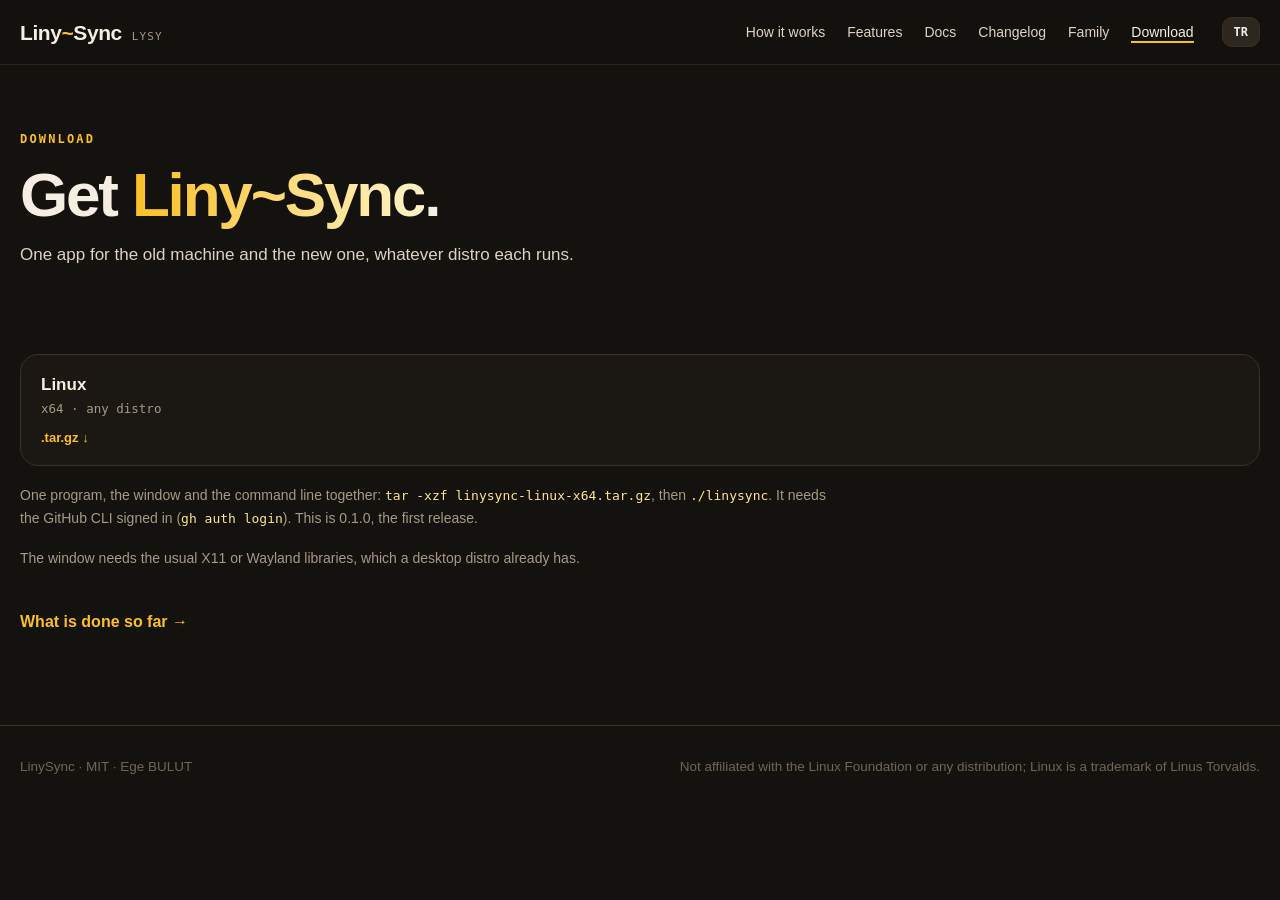
<file: site/download/index.html>
<!doctype html>
<html lang="en">
<head>
<meta charset="utf-8">
<meta name="viewport" content="width=device-width, initial-scale=1">
<title>Download LinySync for Linux</title>
<meta name="description" content="LinySync for Linux, any distro: one app for the old machine and the new one.">
<link rel="canonical" href="https://linysync.vercel.app/download/">
<meta property="og:type" content="website">
<meta property="og:site_name" content="LinySync">
<meta property="og:url" content="https://linysync.vercel.app/download/">
<meta property="og:title" content="Download LinySync for Linux">
<meta property="og:description" content="LinySync for Linux, any distro: one app for the old machine and the new one.">
<meta property="og:image" content="https://linysync.vercel.app/og.png">
<meta property="og:image:width" content="1200">
<meta property="og:image:height" content="630">
<meta property="og:locale" content="en_US">
<meta name="twitter:card" content="summary_large_image">
<meta name="twitter:title" content="Download LinySync for Linux">
<meta name="twitter:description" content="LinySync for Linux, any distro: one app for the old machine and the new one.">
<meta name="twitter:image" content="https://linysync.vercel.app/og.png">
<meta name="theme-color" content="#14120e">
<link rel="alternate" hreflang="en" href="https://linysync.vercel.app/download/">
<link rel="alternate" hreflang="tr" href="https://linysync.vercel.app/tr/download/">
<link rel="alternate" hreflang="x-default" href="https://linysync.vercel.app/download/">
<link rel="icon" href="data:image/svg+xml,%3Csvg xmlns='http://www.w3.org/2000/svg' viewBox='0 0 32 32'%3E%3Crect width='32' height='32' rx='8' fill='%2314120e'/%3E%3Cpath d='M4 23H12V14H20V9H25' fill='none' stroke='%23fbbf24' stroke-width='3' stroke-linejoin='round'/%3E%3Ccircle cx='26' cy='9' r='3' fill='%2314120e' stroke='%23fef3c7' stroke-width='2'/%3E%3C/svg%3E">
<link rel="stylesheet" href="../site.css">
</head>
<body>

<nav>
  <div class="wrap">
    <a class="brand" href="../"><span>Liny<b>~</b>Sync</span> <small>LYSY</small></a>
    <div class="links">
      <a href="../#how" class="opt">How it works</a>
      <a href="../features/">Features</a>
      <a href="../docs/">Docs</a>
      <a href="../changelog/" class="opt">Changelog</a>
      <a href="../#family" class="opt">Family</a>
      <a href="../download/" class="on">Download</a>
    </div>
    <a class="btn lang" id="lang" href="../tr/download/" hreflang="tr" aria-label="Türkçe">TR</a>
  </div>
</nav>

<header class="page-head">
  <div class="wrap">
    <span class="caps">Download</span>
    <h1>Get <em>Liny~Sync</em>.</h1>
    <p class="sub">One app for the old machine and the new one, whatever distro each runs.</p>
  </div>
</header>

<section>
  <div class="wrap">
    <div class="dl">
      <a class="os" href="https://github.com/Ege-BULUT/LinySync/releases/latest/download/linysync-linux-x64.tar.gz"><b>Linux</b><span>x64 · any distro</span><i>.tar.gz ↓</i></a>
    </div>
    <p class="note">One program, the window and the command line together: <code>tar -xzf linysync-linux-x64.tar.gz</code>, then <code>./linysync</code>. It needs the GitHub CLI signed in (<code>gh auth login</code>). This is 0.1.0, the first release.</p>
    <p class="note">The window needs the usual X11 or Wayland libraries, which a desktop distro already has.</p>
    <a class="more" href="../changelog/">What is done so far →</a>
  </div>
</section>

<footer>
  <div class="wrap">
    <span>LinySync · MIT · Ege BULUT</span>
    <span>Not affiliated with the Linux Foundation or any distribution; Linux is a trademark of Linus Torvalds.</span>
  </div>
</footer>

<script src="../site.js"></script>
</body>
</html>
</file>
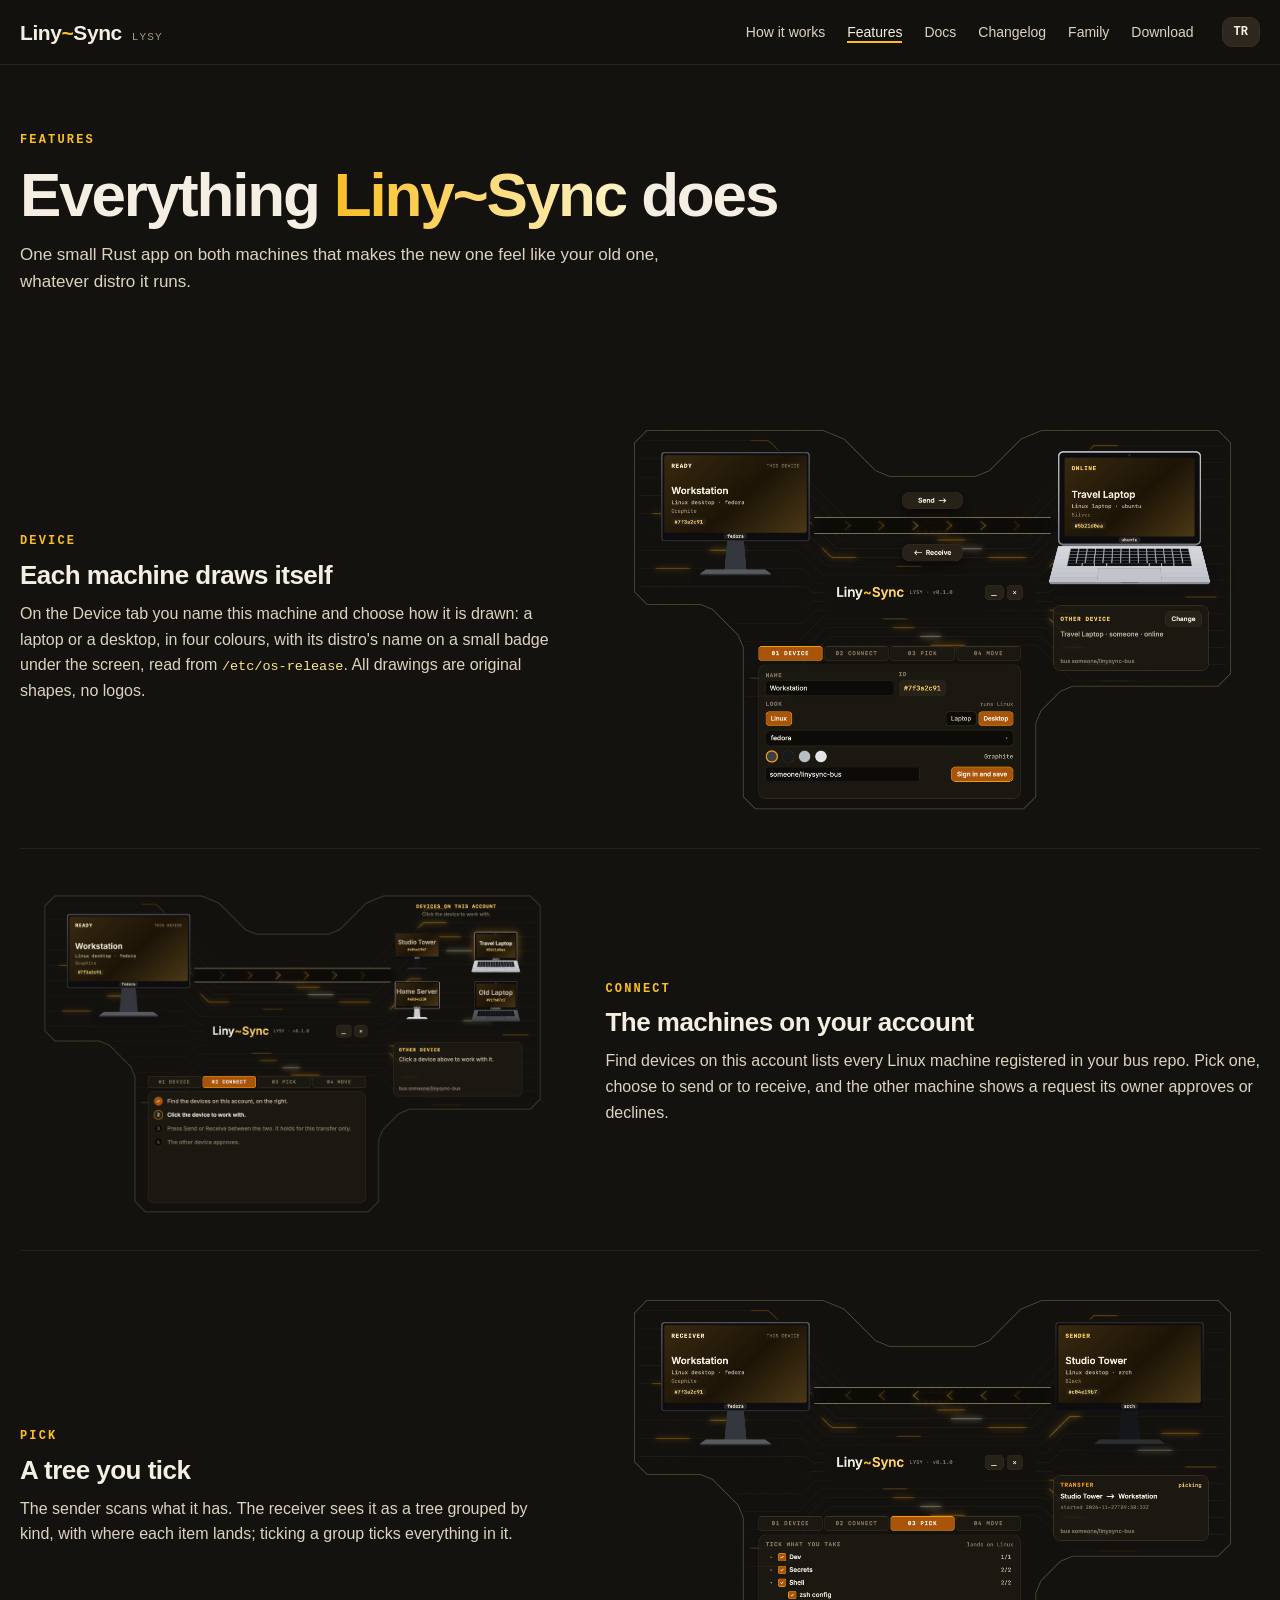
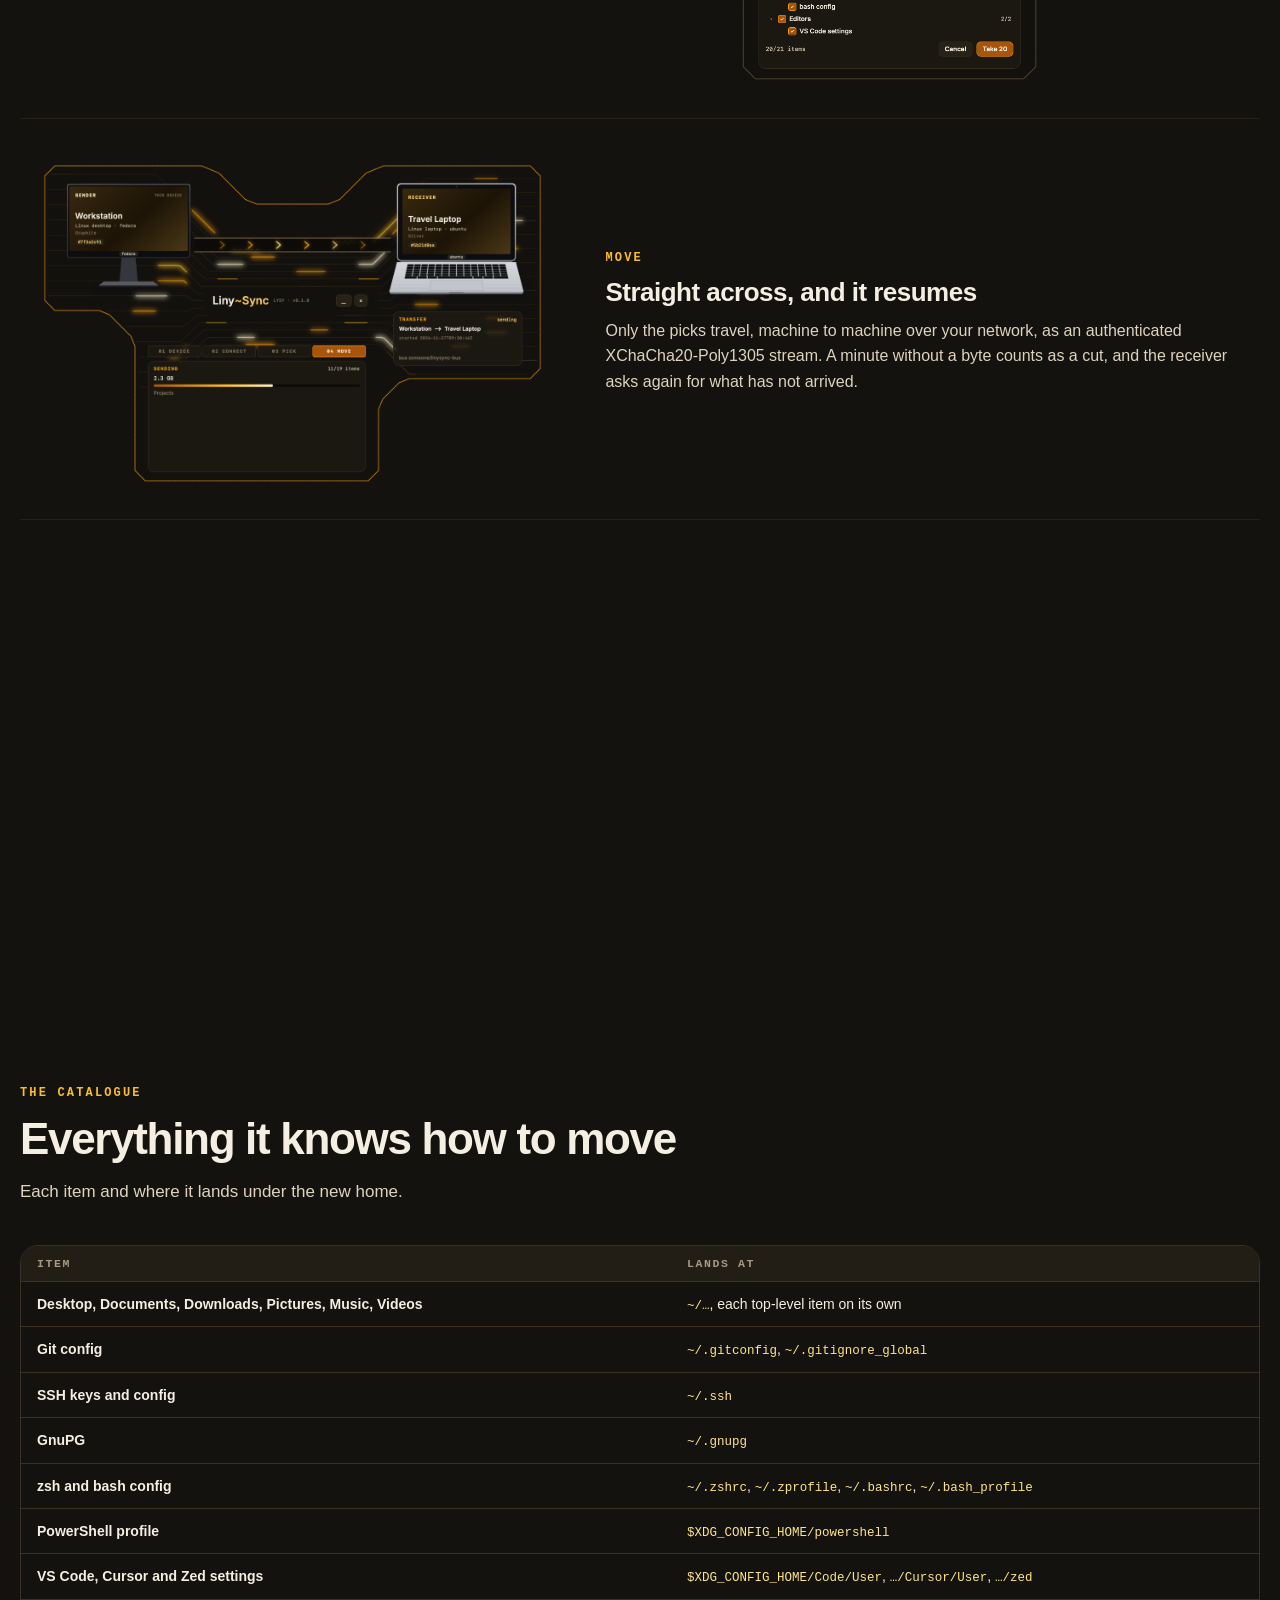
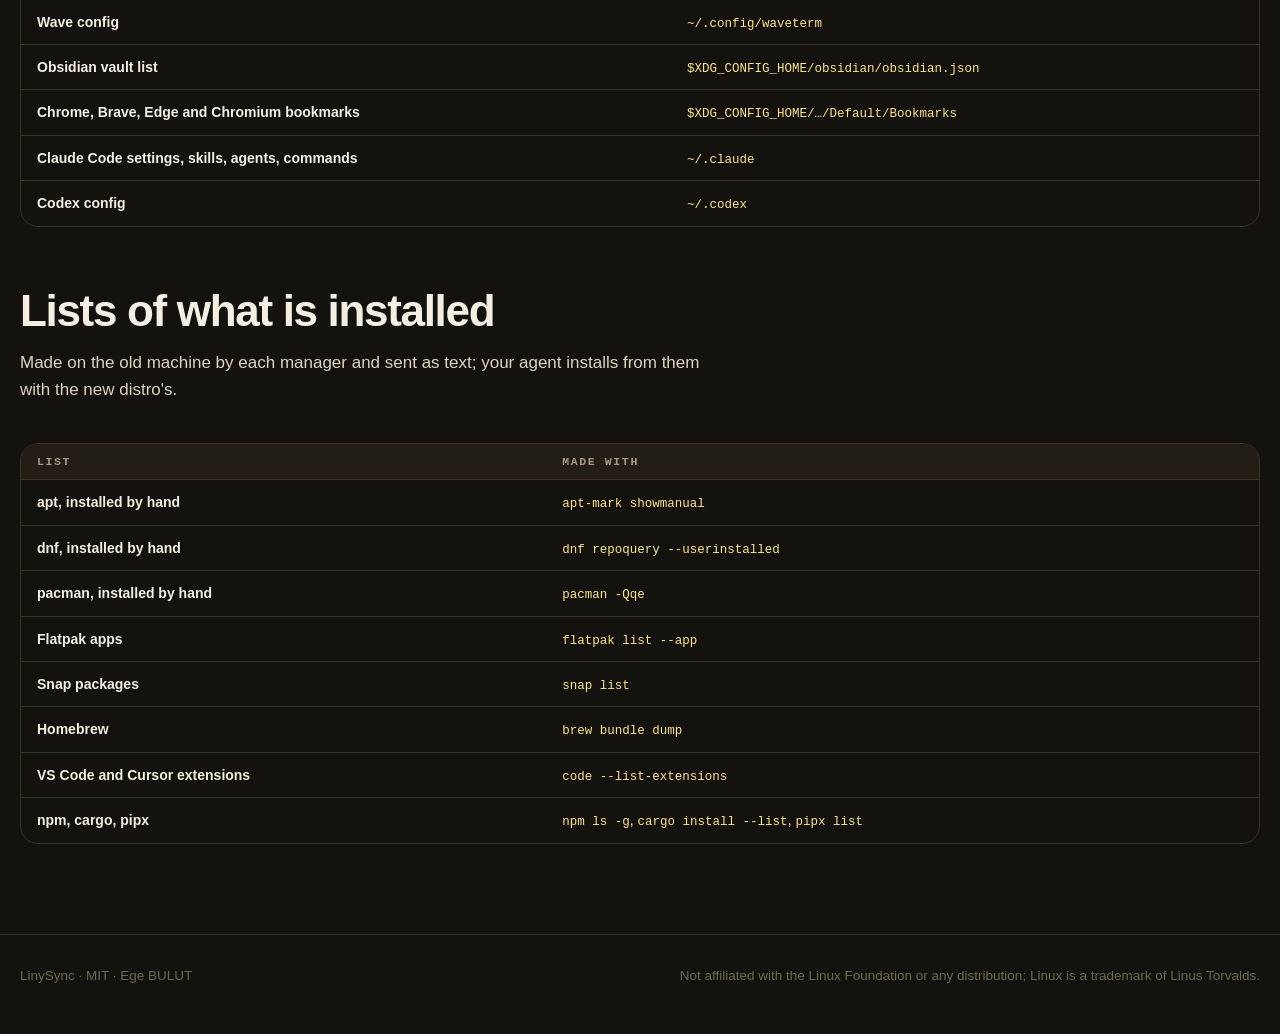
<file: site/features/index.html>
<!doctype html>
<html lang="en">
<head>
<meta charset="utf-8">
<meta name="viewport" content="width=device-width, initial-scale=1">
<title>Features: send or receive, pick, move and finish, distro to distro · LinySync</title>
<meta name="description" content="Pick the other Linux machine, approve, tick what the new one takes, move it end-to-end encrypted, and hand the rest, packages included, to your AI agent with GOAL.md.">
<link rel="canonical" href="https://linysync.vercel.app/features/">
<meta property="og:type" content="website">
<meta property="og:site_name" content="LinySync">
<meta property="og:url" content="https://linysync.vercel.app/features/">
<meta property="og:title" content="Features: send or receive, pick, move and finish, distro to distro · LinySync">
<meta property="og:description" content="Pick the other Linux machine, approve, tick what the new one takes, move it end-to-end encrypted, and hand the rest, packages included, to your AI agent with GOAL.md.">
<meta property="og:image" content="https://linysync.vercel.app/og.png">
<meta property="og:image:width" content="1200">
<meta property="og:image:height" content="630">
<meta property="og:locale" content="en_US">
<meta name="twitter:card" content="summary_large_image">
<meta name="twitter:title" content="Features: send or receive, pick, move and finish, distro to distro · LinySync">
<meta name="twitter:description" content="Pick the other Linux machine, approve, tick what the new one takes, move it end-to-end encrypted, and hand the rest, packages included, to your AI agent with GOAL.md.">
<meta name="twitter:image" content="https://linysync.vercel.app/og.png">
<meta name="theme-color" content="#14120e">
<link rel="alternate" hreflang="en" href="https://linysync.vercel.app/features/">
<link rel="alternate" hreflang="tr" href="https://linysync.vercel.app/tr/features/">
<link rel="alternate" hreflang="x-default" href="https://linysync.vercel.app/features/">
<link rel="icon" href="data:image/svg+xml,%3Csvg xmlns='http://www.w3.org/2000/svg' viewBox='0 0 32 32'%3E%3Crect width='32' height='32' rx='8' fill='%2314120e'/%3E%3Cpath d='M4 23H12V14H20V9H25' fill='none' stroke='%23fbbf24' stroke-width='3' stroke-linejoin='round'/%3E%3Ccircle cx='26' cy='9' r='3' fill='%2314120e' stroke='%23fef3c7' stroke-width='2'/%3E%3C/svg%3E">
<link rel="stylesheet" href="../site.css">
</head>
<body>

<nav>
  <div class="wrap">
    <a class="brand" href="../"><span>Liny<b>~</b>Sync</span> <small>LYSY</small></a>
    <div class="links">
      <a href="../#how" class="opt">How it works</a>
      <a href="../features/" class="on">Features</a>
      <a href="../docs/">Docs</a>
      <a href="../changelog/" class="opt">Changelog</a>
      <a href="../#family" class="opt">Family</a>
      <a href="../download/">Download</a>
    </div>
    <a class="btn lang" id="lang" href="../tr/features/" hreflang="tr" aria-label="Türkçe">TR</a>
  </div>
</nav>

<header class="page-head">
  <div class="wrap">
    <span class="caps">Features</span>
    <h1>Everything <em>Liny~Sync</em> does</h1>
    <p class="sub">One small Rust app on both machines that makes the new one feel like your old one, whatever distro it runs.</p>
  </div>
</header>

<section>
  <div class="wrap">
    <div class="frow reveal">
      <div><span class="caps">DEVICE</span><h3>Each machine draws itself</h3><p>On the Device tab you name this machine and choose how it is drawn: a laptop or a desktop, in four colours, with its distro's name on a small badge under the screen, read from <code>/etc/os-release</code>. All drawings are original shapes, no logos.</p></div>
      <img src="../device.png" width="2560" height="1560" alt="Each machine draws itself" loading="lazy">
    </div>
    <div class="frow reveal">
      <div><span class="caps">CONNECT</span><h3>The machines on your account</h3><p>Find devices on this account lists every Linux machine registered in your bus repo. Pick one, choose to send or to receive, and the other machine shows a request its owner approves or declines.</p></div>
      <img src="../find.png" width="2560" height="1560" alt="The machines on your account" loading="lazy">
    </div>
    <div class="frow reveal">
      <div><span class="caps">PICK</span><h3>A tree you tick</h3><p>The sender scans what it has. The receiver sees it as a tree grouped by kind, with where each item lands; ticking a group ticks everything in it.</p></div>
      <img src="../pick.png" width="2560" height="1560" alt="A tree you tick" loading="lazy">
    </div>
    <div class="frow reveal">
      <div><span class="caps">MOVE</span><h3>Straight across, and it resumes</h3><p>Only the picks travel, machine to machine over your network, as an authenticated XChaCha20-Poly1305 stream. A minute without a byte counts as a cut, and the receiver asks again for what has not arrived.</p></div>
      <img src="../sending.png" width="2560" height="1560" alt="Straight across, and it resumes" loading="lazy">
    </div>
    <div class="frow reveal">
      <div><span class="caps">BRIEF</span><h3>A brief your agent can act on</h3><p>Each item lands at its path under the new home, and what was there is kept as <code>.before-linysync</code>. Then the receiver writes GOAL.md: what landed where, the problems, paths to rewrite and the package lists, so your agent installs the same tools with this distro's manager.</p></div>
      <img src="../done.png" width="2560" height="1560" alt="A brief your agent can act on" loading="lazy">
    </div>
  </div>
</section>

<section class="tight">
  <div class="wrap">
    <span class="caps">The catalogue</span>
    <h2>Everything it knows how to move</h2>
    <p class="sub">Each item and where it lands under the new home.</p>
    <div class="land fit"><table>
      <thead><tr><th>Item</th><th>Lands at</th></tr></thead>
      <tbody>
      <tr><td>Desktop, Documents, Downloads, Pictures, Music, Videos</td><td><code>~/…</code>, each top-level item on its own</td></tr>
      <tr><td>Git config</td><td><code>~/.gitconfig</code>, <code>~/.gitignore_global</code></td></tr>
      <tr><td>SSH keys and config</td><td><code>~/.ssh</code></td></tr>
      <tr><td>GnuPG</td><td><code>~/.gnupg</code></td></tr>
      <tr><td>zsh and bash config</td><td><code>~/.zshrc</code>, <code>~/.zprofile</code>, <code>~/.bashrc</code>, <code>~/.bash_profile</code></td></tr>
      <tr><td>PowerShell profile</td><td><code>$XDG_CONFIG_HOME/powershell</code></td></tr>
      <tr><td>VS Code, Cursor and Zed settings</td><td><code>$XDG_CONFIG_HOME/Code/User</code>, <code>…/Cursor/User</code>, <code>…/zed</code></td></tr>
      <tr><td>Wave config</td><td><code>~/.config/waveterm</code></td></tr>
      <tr><td>Obsidian vault list</td><td><code>$XDG_CONFIG_HOME/obsidian/obsidian.json</code></td></tr>
      <tr><td>Chrome, Brave, Edge and Chromium bookmarks</td><td><code>$XDG_CONFIG_HOME/…/Default/Bookmarks</code></td></tr>
      <tr><td>Claude Code settings, skills, agents, commands</td><td><code>~/.claude</code></td></tr>
      <tr><td>Codex config</td><td><code>~/.codex</code></td></tr>
      </tbody></table></div>
    <h2 style="margin-top:60px">Lists of what is installed</h2>
    <p class="sub">Made on the old machine by each manager and sent as text; your agent installs from them with the new distro's.</p>
    <div class="land fit"><table>
      <thead><tr><th>List</th><th>Made with</th></tr></thead>
      <tbody>
      <tr><td>apt, installed by hand</td><td><code>apt-mark showmanual</code></td></tr>
      <tr><td>dnf, installed by hand</td><td><code>dnf repoquery --userinstalled</code></td></tr>
      <tr><td>pacman, installed by hand</td><td><code>pacman -Qqe</code></td></tr>
      <tr><td>Flatpak apps</td><td><code>flatpak list --app</code></td></tr>
      <tr><td>Snap packages</td><td><code>snap list</code></td></tr>
      <tr><td>Homebrew</td><td><code>brew bundle dump</code></td></tr>
      <tr><td>VS Code and Cursor extensions</td><td><code>code --list-extensions</code></td></tr>
      <tr><td>npm, cargo, pipx</td><td><code>npm ls -g</code>, <code>cargo install --list</code>, <code>pipx list</code></td></tr>
      </tbody></table></div>
  </div>
</section>

<footer>
  <div class="wrap">
    <span>LinySync · MIT · Ege BULUT</span>
    <span>Not affiliated with the Linux Foundation or any distribution; Linux is a trademark of Linus Torvalds.</span>
  </div>
</footer>

<script src="../site.js"></script>
</body>
</html>
</file>
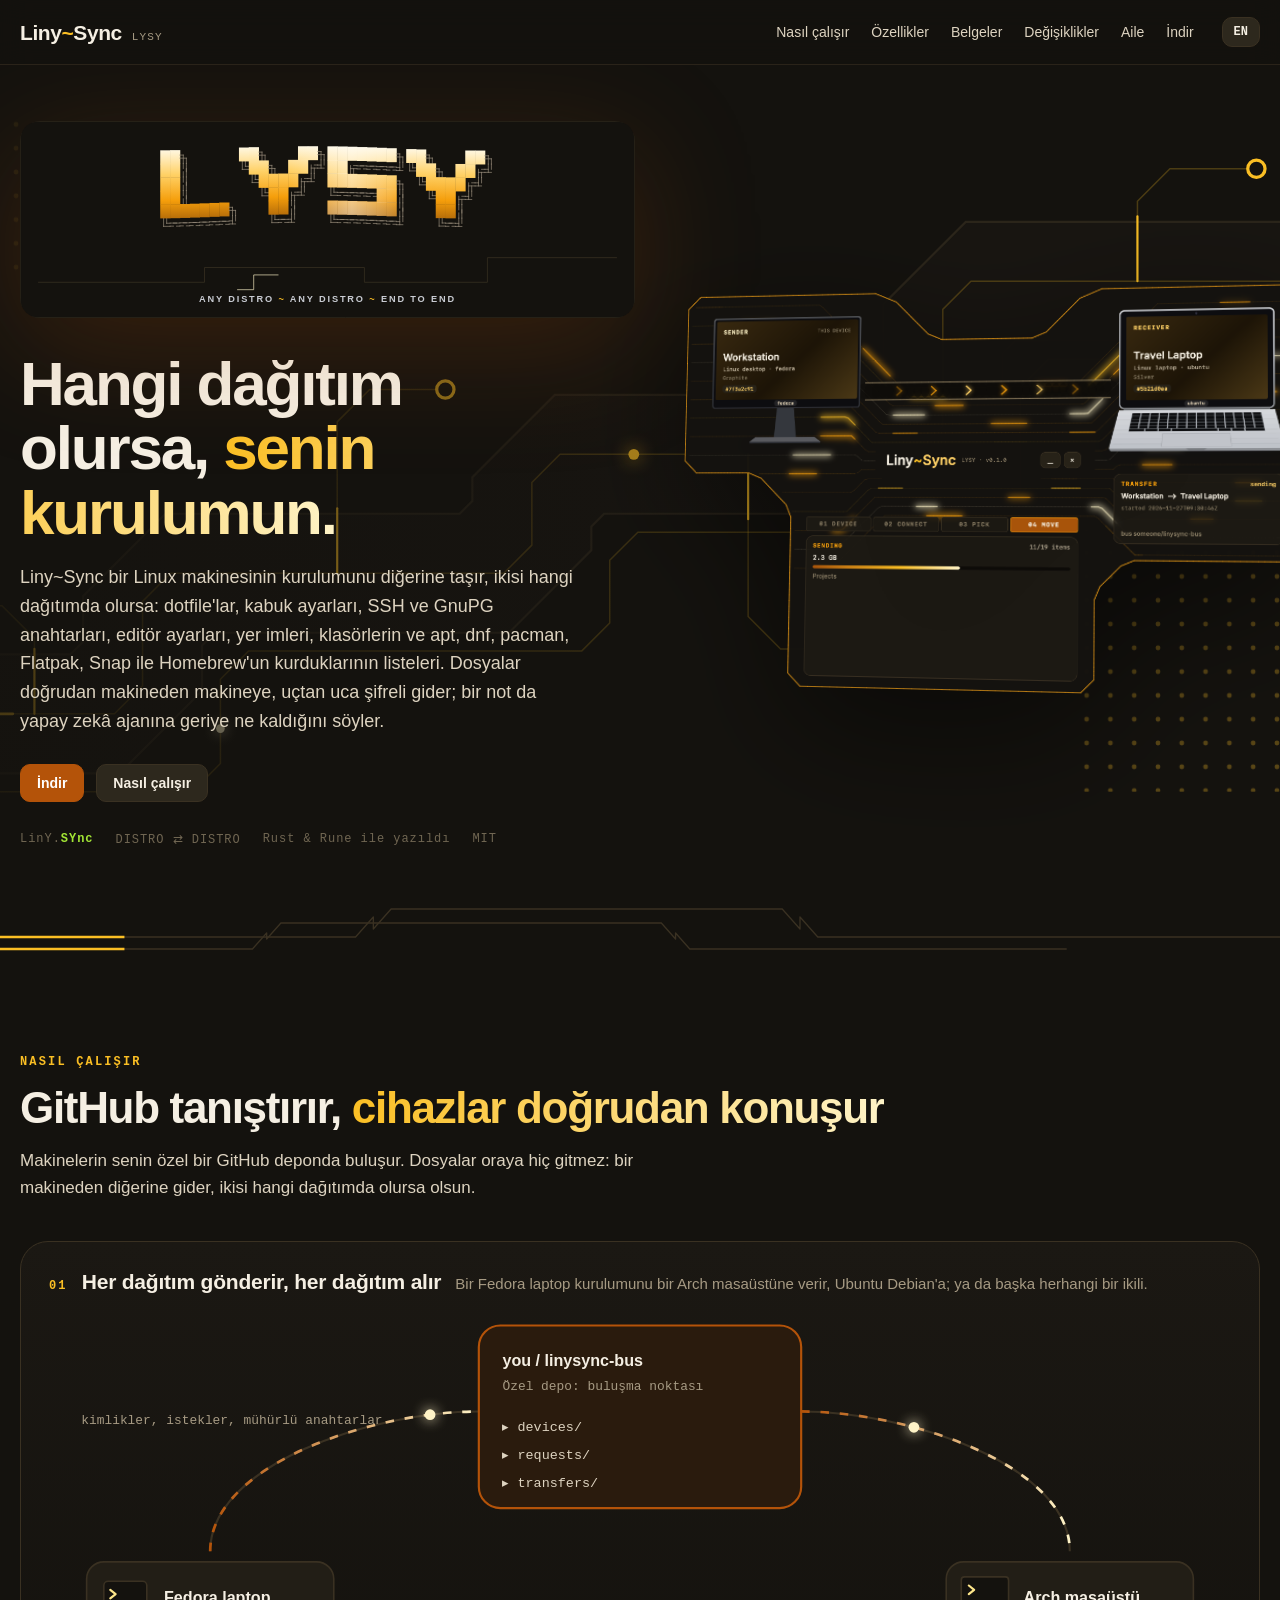
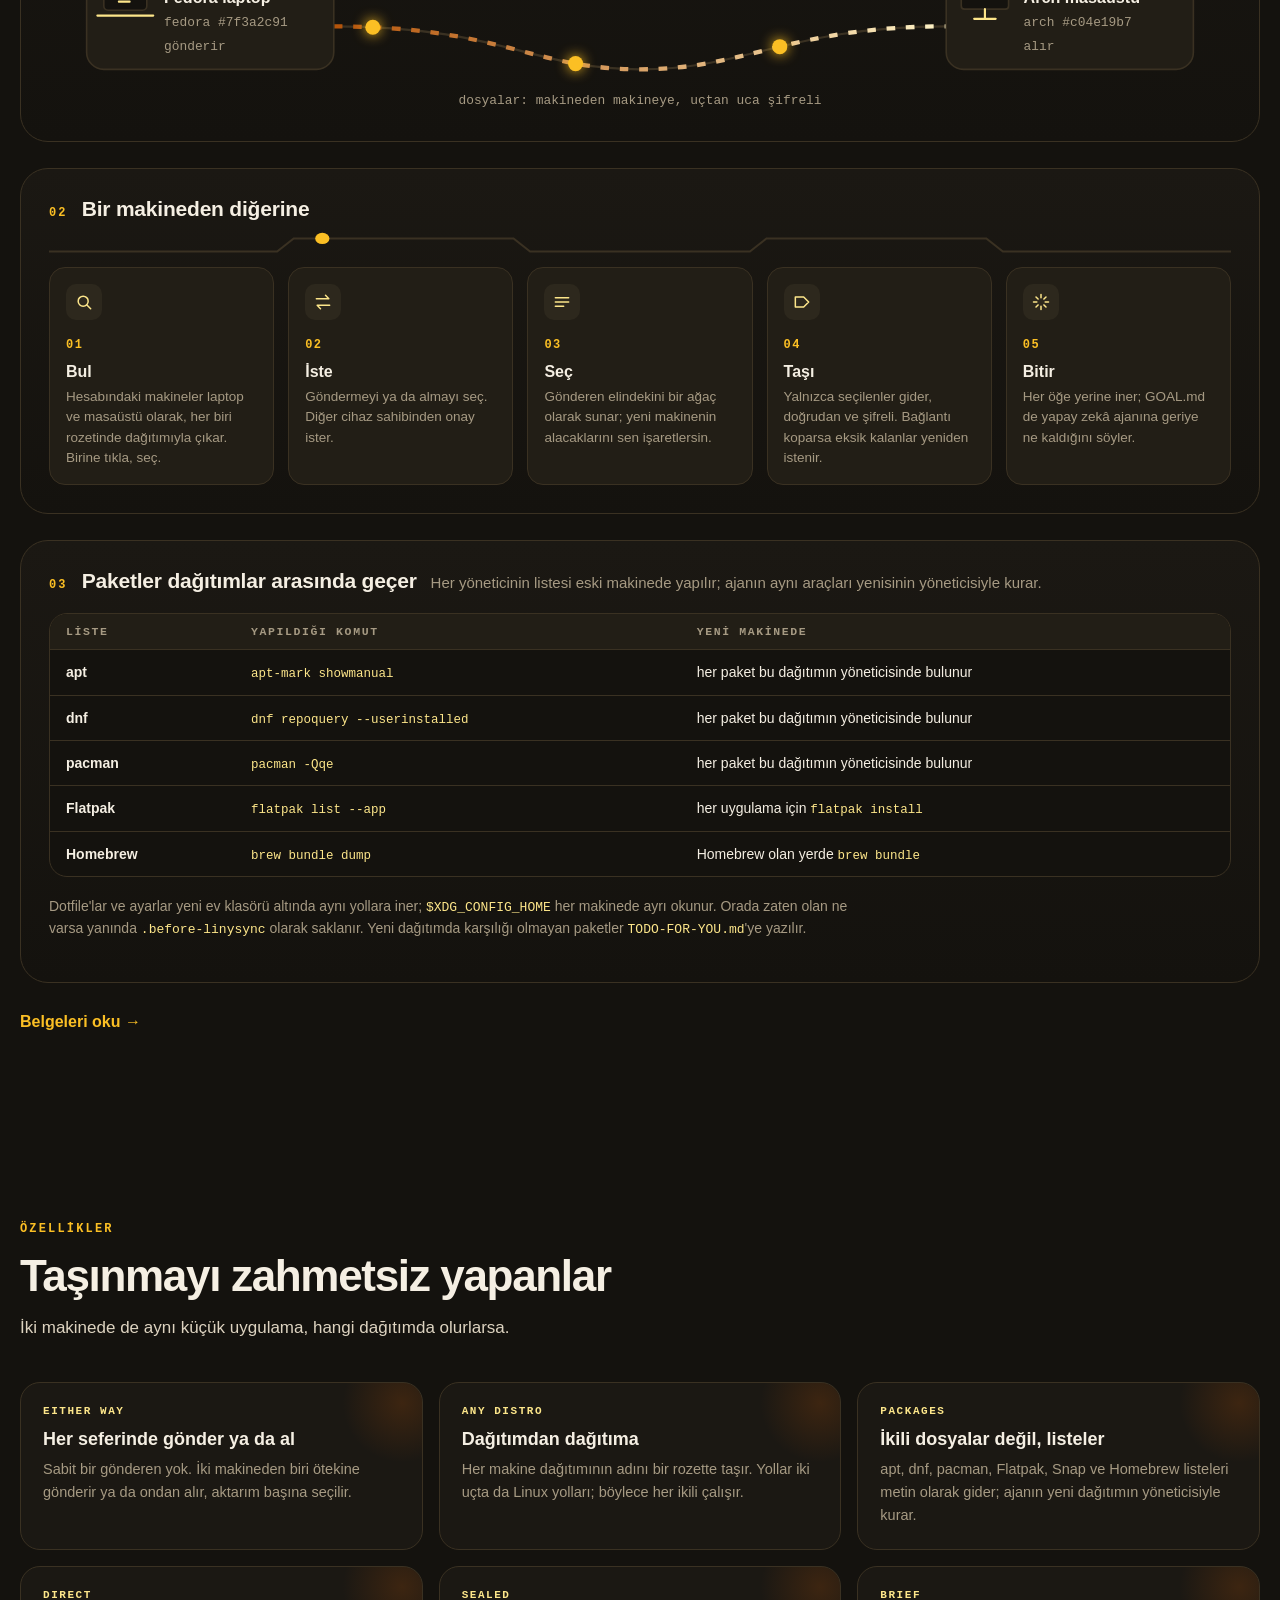
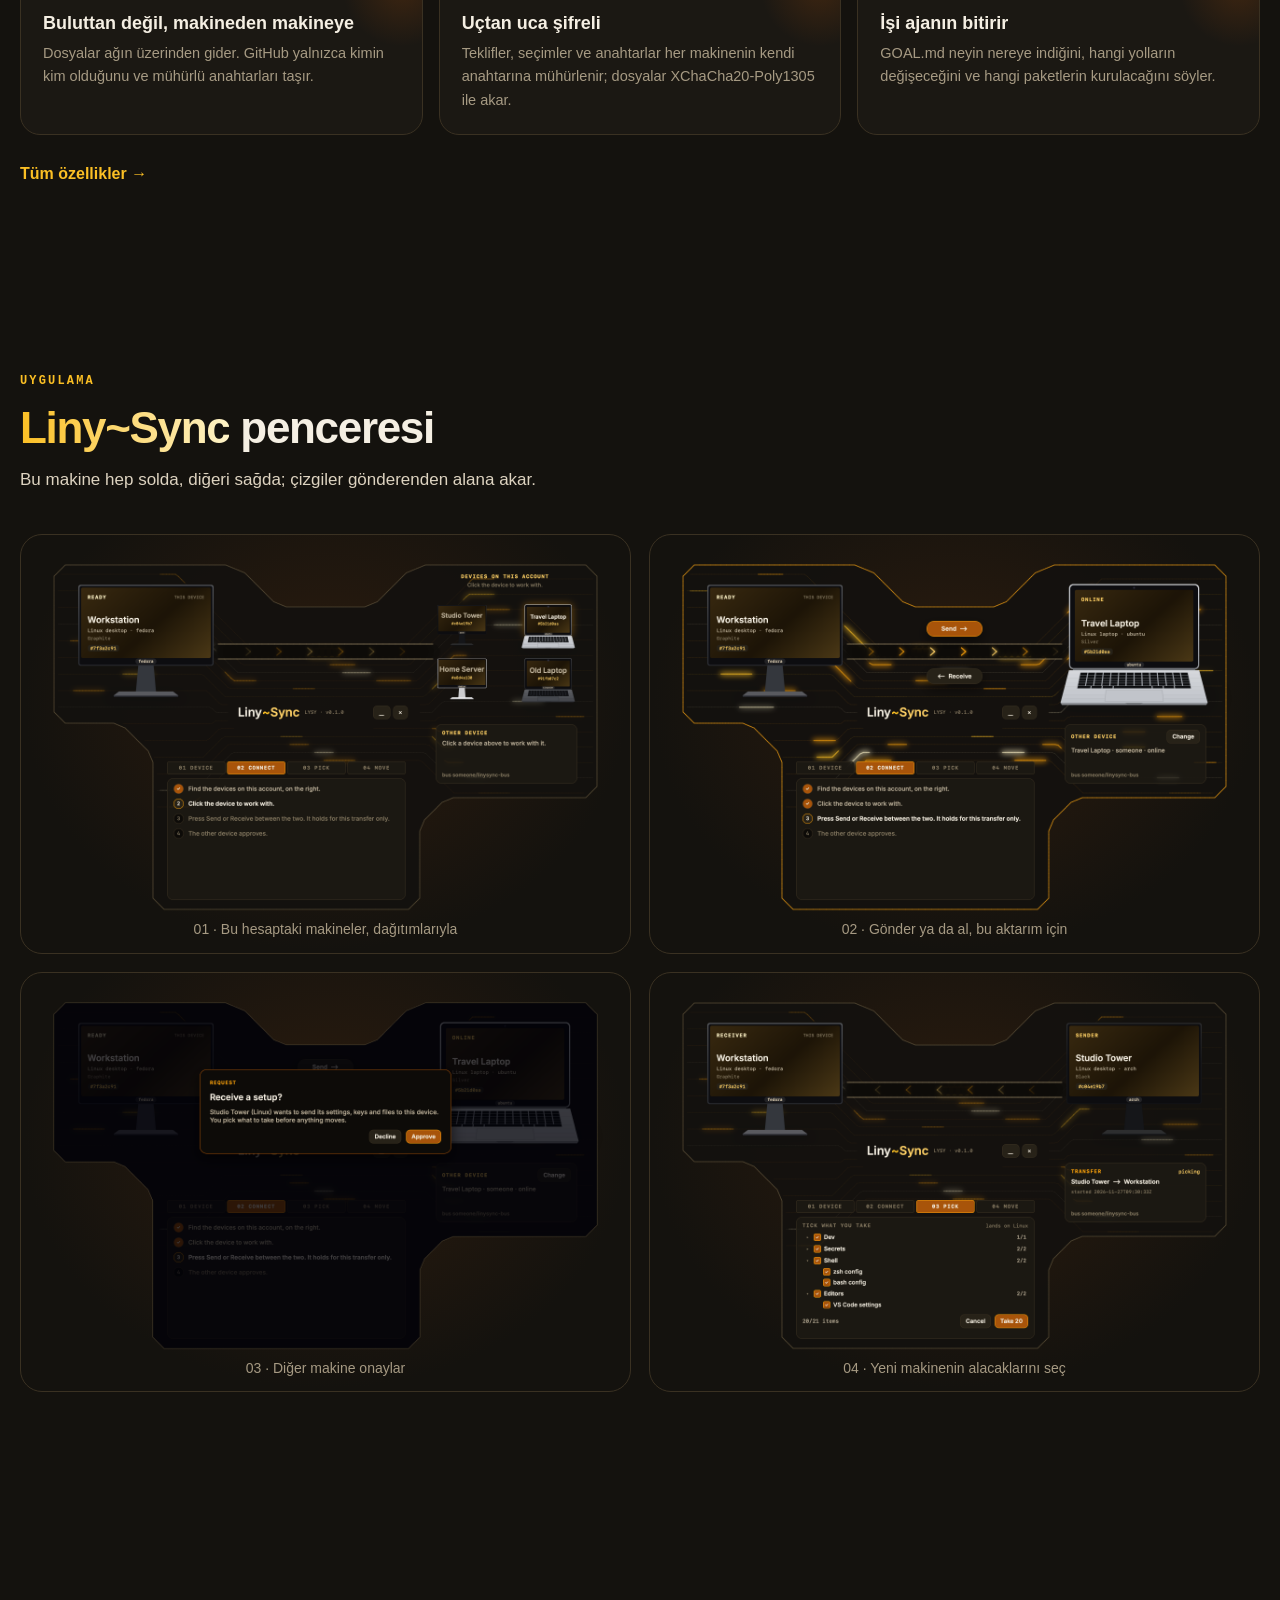
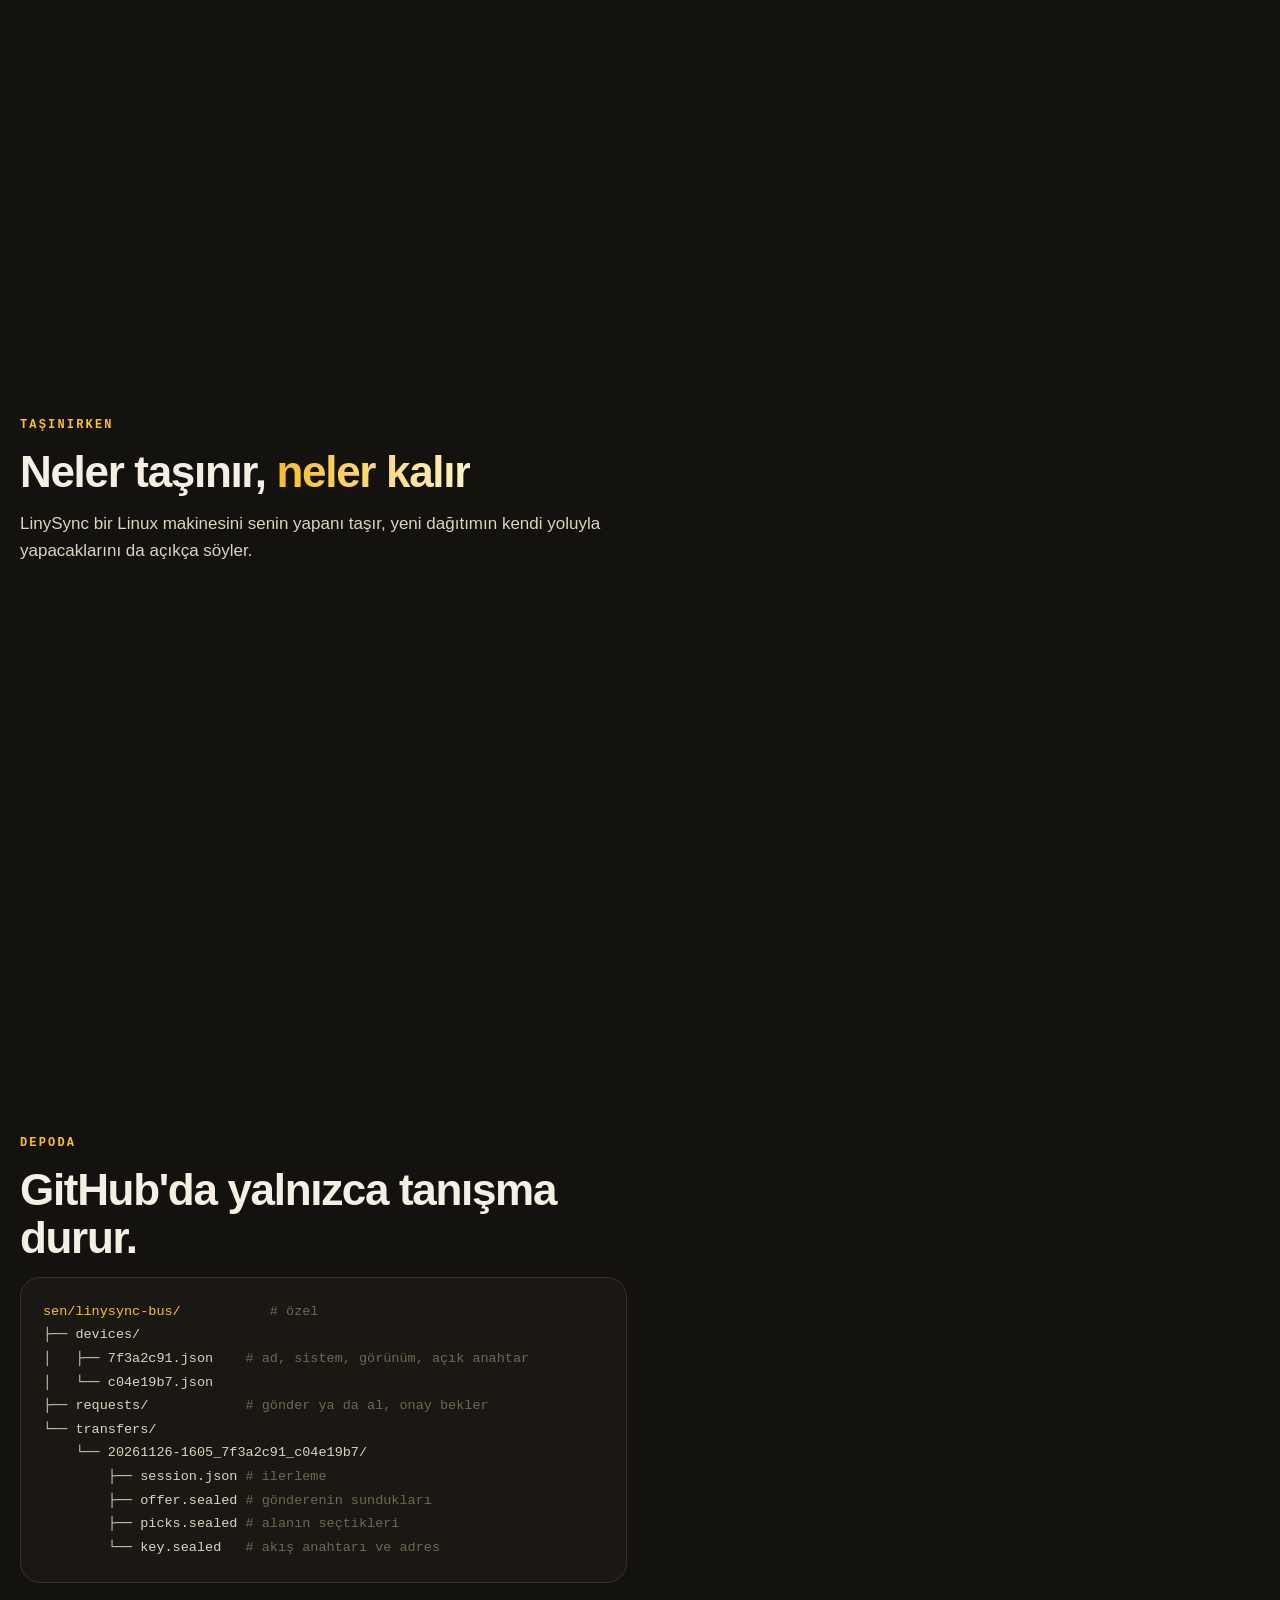
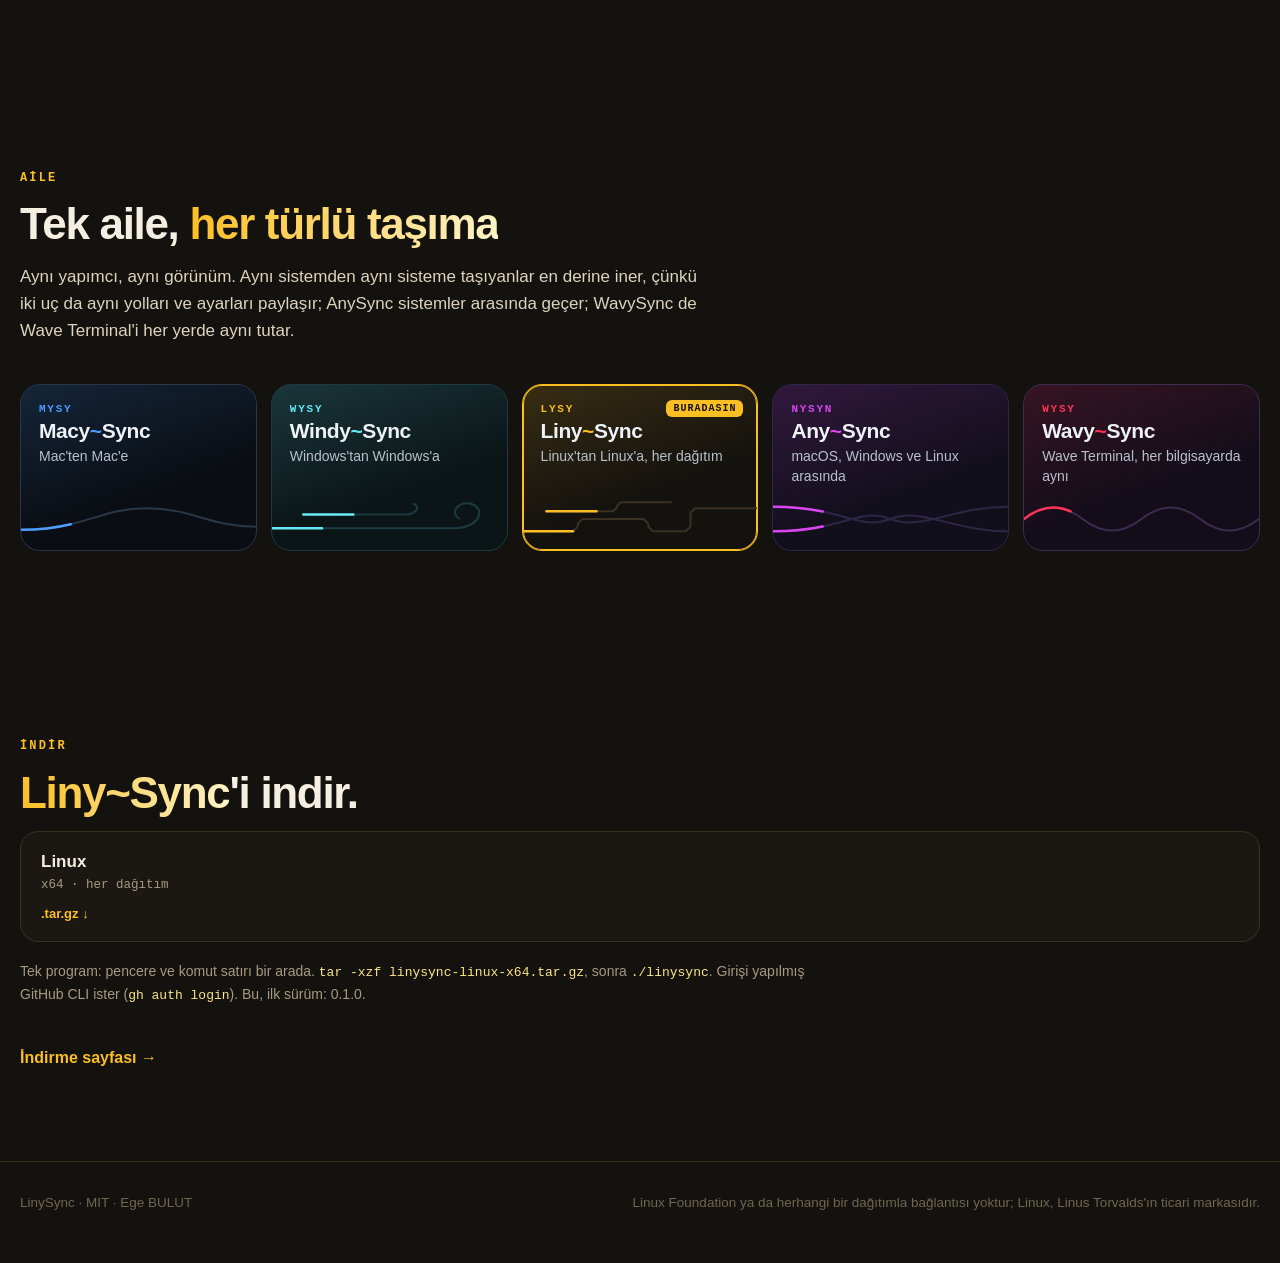
<file: site/tr/index.html>
<!doctype html>
<html lang="tr">
<head>
<meta charset="utf-8">
<meta name="viewport" content="width=device-width, initial-scale=1">
<title>LinySync: bir Linux makinesini, dağıtım fark etmeksizin, uçtan uca şifreli taşı</title>
<meta name="description" content="LinySync bir Linux makinesinin kurulumunu diğerine taşır, ikisi hangi dağıtımda olursa: dotfile'lar, kabuk ayarları, SSH ve GnuPG anahtarları, editör ayarları, yer imleri, klasörlerin ve apt, dnf, pacman, Flatpak, Snap ile Homebrew'un kurduklarının listeleri. Makineden makineye, uçtan uca şifreli; kurulumu yapay zekâ ajanın için yazılan bir not bitirir.">
<link rel="canonical" href="https://linysync.vercel.app/tr/">
<meta property="og:type" content="website">
<meta property="og:site_name" content="LinySync">
<meta property="og:url" content="https://linysync.vercel.app/tr/">
<meta property="og:title" content="LinySync: bir Linux makinesini, dağıtım fark etmeksizin, uçtan uca şifreli taşı">
<meta property="og:description" content="LinySync bir Linux makinesinin kurulumunu diğerine taşır, ikisi hangi dağıtımda olursa: dotfile'lar, kabuk ayarları, SSH ve GnuPG anahtarları, editör ayarları, yer imleri, klasörlerin ve apt, dnf, pacman, Flatpak, Snap ile Homebrew'un kurduklarının listeleri. Makineden makineye, uçtan uca şifreli; kurulumu yapay zekâ ajanın için yazılan bir not bitirir.">
<meta property="og:image" content="https://linysync.vercel.app/og.png">
<meta property="og:image:width" content="1200">
<meta property="og:image:height" content="630">
<meta property="og:locale" content="tr_TR">
<meta name="twitter:card" content="summary_large_image">
<meta name="twitter:title" content="LinySync: bir Linux makinesini, dağıtım fark etmeksizin, uçtan uca şifreli taşı">
<meta name="twitter:description" content="LinySync bir Linux makinesinin kurulumunu diğerine taşır, ikisi hangi dağıtımda olursa: dotfile'lar, kabuk ayarları, SSH ve GnuPG anahtarları, editör ayarları, yer imleri, klasörlerin ve apt, dnf, pacman, Flatpak, Snap ile Homebrew'un kurduklarının listeleri. Makineden makineye, uçtan uca şifreli; kurulumu yapay zekâ ajanın için yazılan bir not bitirir.">
<meta name="twitter:image" content="https://linysync.vercel.app/og.png">
<meta name="theme-color" content="#14120e">
<script type="application/ld+json">{"@context": "https://schema.org", "@type": "SoftwareApplication", "name": "LinySync", "applicationCategory": "UtilitiesApplication", "operatingSystem": "Linux", "url": "https://linysync.vercel.app/", "downloadUrl": "https://github.com/Ege-BULUT/LinySync/releases/latest", "softwareVersion": "0.1.0", "license": "https://opensource.org/licenses/MIT", "image": "https://linysync.vercel.app/og.png", "description": "LinySync bir Linux makinesinin kurulumunu diğerine taşır, ikisi hangi dağıtımda olursa: dotfile'lar, kabuk ayarları, SSH ve GnuPG anahtarları, editör ayarları, yer imleri, klasörlerin ve apt, dnf, pacman, Flatpak, Snap ile Homebrew'un kurduklarının listeleri. Makineden makineye, uçtan uca şifreli; kurulumu yapay zekâ ajanın için yazılan bir not bitirir.", "author": {"@type": "Person", "name": "Ege BULUT", "url": "https://github.com/Ege-BULUT"}, "offers": {"@type": "Offer", "price": "0", "priceCurrency": "USD"}}</script>
<link rel="alternate" hreflang="en" href="https://linysync.vercel.app/">
<link rel="alternate" hreflang="tr" href="https://linysync.vercel.app/tr/">
<link rel="alternate" hreflang="x-default" href="https://linysync.vercel.app/">
<link rel="icon" href="data:image/svg+xml,%3Csvg xmlns='http://www.w3.org/2000/svg' viewBox='0 0 32 32'%3E%3Crect width='32' height='32' rx='8' fill='%2314120e'/%3E%3Cpath d='M4 23H12V14H20V9H25' fill='none' stroke='%23fbbf24' stroke-width='3' stroke-linejoin='round'/%3E%3Ccircle cx='26' cy='9' r='3' fill='%2314120e' stroke='%23fef3c7' stroke-width='2'/%3E%3C/svg%3E">
<link rel="stylesheet" href="../site.css">
</head>
<body>

<nav>
  <div class="wrap">
    <a class="brand" href="./"><span>Liny<b>~</b>Sync</span> <small>LYSY</small></a>
    <div class="links">
      <a href="#how" class="opt">Nasıl çalışır</a>
      <a href="features/">Özellikler</a>
      <a href="docs/">Belgeler</a>
      <a href="changelog/" class="opt">Değişiklikler</a>
      <a href="#family" class="opt">Aile</a>
      <a href="download/">İndir</a>
    </div>
    <a class="btn lang" id="lang" href="../" hreflang="en" aria-label="English">EN</a>
  </div>
</nav>

<header class="hero">
  <svg class="bg" viewBox="0 0 1440 760" preserveAspectRatio="xMidYMid slice" aria-hidden="true">
    <defs><pattern id="pins" width="22" height="22" patternUnits="userSpaceOnUse"><circle cx="11" cy="11" r="2.2" class="pin"/></pattern></defs>
    <rect x="1130" y="430" width="286" height="242" fill="url(#pins)" class="pins"/><rect x="40" y="40" width="220" height="154" fill="url(#pins)" class="pins"/>
    <g class="l-chan"><path class="lo" d="M -80 600 L 216 600 L 260 556 L 260 514 L 304 470 L 576 470 L 620 426 L 620 404 L 664 360 L 956 360 L 1000 316 L 1000 244 L 1044 200 L 1520 200"/><path class="lf" d="M -80 600 L 216 600 L 260 556 L 260 514 L 304 470 L 576 470 L 620 426 L 620 404 L 664 360 L 956 360 L 1000 316 L 1000 244 L 1044 200 L 1520 200"/></g>
    <path class="lt base" d="M -80 600 L 234 600 L 260 574 L 260 496 L 286 470 L 594 470 L 620 444 L 620 386 L 646 360 L 974 360 L 1000 334 L 1000 226 L 1026 200 L 1520 200"/><path class="lt base" d="M -80 672 L 306 672 L 332 646 L 332 568 L 358 542 L 666 542 L 692 516 L 692 458 L 718 432 L 1046 432 L 1072 406 L 1072 298 L 1098 272 L 1520 272"/><path class="lt base" d="M 440 470 L 440 330 L 470 300 L 540 300"/><path class="lt base" d="M 820 360 L 820 510 L 850 540 L 920 540"/><path class="lt base" d="M 1180 200 L 1180 126 L 1210 96 L 1290 96"/><path class="lt base" d="M 160 600 L 160 530 L 130 500 L 60 500"/>
    <path id="lt0" class="lt a" d="M -80 600 L 234 600 L 260 574 L 260 496 L 286 470 L 594 470 L 620 444 L 620 386 L 646 360 L 974 360 L 1000 334 L 1000 226 L 1026 200 L 1520 200"/><path id="lt1" class="lt b" d="M -80 672 L 306 672 L 332 646 L 332 568 L 358 542 L 666 542 L 692 516 L 692 458 L 718 432 L 1046 432 L 1072 406 L 1072 298 L 1098 272 L 1520 272"/><path class="lt c" style="animation-delay:-0.0s" d="M 440 470 L 440 330 L 470 300 L 540 300"/><path class="lt c" style="animation-delay:-0.9s" d="M 820 360 L 820 510 L 850 540 L 920 540"/><path class="lt c" style="animation-delay:-1.8s" d="M 1180 200 L 1180 126 L 1210 96 L 1290 96"/><path class="lt c" style="animation-delay:-2.7s" d="M 160 600 L 160 530 L 130 500 L 60 500"/>
    <circle class="via" cx="540" cy="300" r="8"/><circle class="via" cx="920" cy="540" r="8"/><circle class="via" cx="1290" cy="96" r="8"/><circle class="via" cx="60" cy="500" r="8"/>
    <circle class="pulse" r="5"><animateMotion dur="5s" repeatCount="indefinite"><mpath href="#lt0"/></animateMotion></circle><circle class="pulse" r="5"><animateMotion dur="5s" begin="2.5s" repeatCount="indefinite"><mpath href="#lt0"/></animateMotion></circle><circle class="pulse b" r="4"><animateMotion dur="6.5s" begin="1s" repeatCount="indefinite"><mpath href="#lt1"/></animateMotion></circle>
    <rect class="cursor" x="1366" y="176" width="18" height="30" rx="2"/>
  </svg>
  <div class="wrap hero-grid">
    <div>
      <img class="logo" src="../logo.svg" alt="LYSY, LinySync logo">
      <h1>Hangi dağıtım olursa,&nbsp;<em>senin kurulumun.</em></h1>
      <p class="lead">Liny~Sync bir Linux makinesinin kurulumunu diğerine taşır, ikisi hangi dağıtımda olursa: dotfile'lar, kabuk ayarları, SSH ve GnuPG anahtarları, editör ayarları, yer imleri, klasörlerin ve apt, dnf, pacman, Flatpak, Snap ile Homebrew'un kurduklarının listeleri. Dosyalar doğrudan makineden makineye, uçtan uca şifreli gider; bir not da yapay zekâ ajanına geriye ne kaldığını söyler.</p>
      <div class="cta">
        <a class="btn red" href="download/">İndir</a>
        <a class="btn" href="#how">Nasıl çalışır</a>
      </div>
      <div class="ticker"><span>LinY.<b>SYnc</b></span><span>DISTRO ⇄ DISTRO</span><span>Rust &amp; Rune ile yazıldı</span><span>MIT</span></div>
    </div>
    <div class="shot"><img src="../sending.png" width="2560" height="1560" alt="LinySync penceresi: soldaki bu makine, sağdaki diğer Linux makinesine gönderiyor"></div>
  </div>
</header>

<svg class="divider" viewBox="0 0 1440 70" preserveAspectRatio="none" aria-hidden="true"><path d="M 0 50 L 400 50 L 420 30 L 420 42 L 440 22 L 880 22 L 900 42 L 900 30 L 920 50 L 1440 50"/><path class="run" style="animation-delay:-0s" d="M 0 50 L 400 50 L 420 30 L 420 42 L 440 22 L 880 22 L 900 42 L 900 30 L 920 50 L 1440 50"/><path d="M 0 62 L 284 62 L 300 46 L 300 52 L 316 36 L 744 36 L 760 52 L 760 46 L 776 62 L 1200 62"/><path class="run" style="animation-delay:-2s" d="M 0 62 L 284 62 L 300 46 L 300 52 L 316 36 L 744 36 L 760 52 L 760 46 L 776 62 L 1200 62"/></svg>

<section id="how">
  <div class="wrap">
    <span class="caps">Nasıl çalışır</span>
    <h2>GitHub tanıştırır, <em>cihazlar doğrudan konuşur</em></h2>
    <p class="sub">Makinelerin senin özel bir GitHub deponda buluşur. Dosyalar oraya hiç gitmez: bir makineden diğerine gider, ikisi hangi dağıtımda olursa olsun.</p>

    <div class="stage reveal">
      <div class="stage-head"><span class="caps">01</span><h3>Her dağıtım gönderir, her dağıtım alır</h3><p>Bir Fedora laptop kurulumunu bir Arch masaüstüne verir, Ubuntu Debian'a; ya da başka herhangi bir ikili.</p></div>
      <svg viewBox="0 0 1100 380" role="img" aria-label="İki Linux makinesi özel bir GitHub deposunda buluşur ve dosyaları birbirine doğrudan gönderir">
        <defs><linearGradient id="wireGrad" x1="0" x2="1"><stop offset="0" stop-color="#b45309"/><stop offset="1" stop-color="#fef3c7"/></linearGradient></defs>
        <path id="c1" class="wire" d="M 150 230 C 150 150 300 100 400 100"/>
        <path id="c2" class="wire" d="M 700 100 C 800 100 950 150 950 230"/>
        <path class="wire hot" d="M 150 230 C 150 150 300 100 400 100"/>
        <path class="wire hot" style="animation-delay:-.6s" d="M 700 100 C 800 100 950 150 950 230"/>
        <path id="dw" class="wire" d="M 265 300 C 420 300 450 340 550 340 S 690 300 835 300"/>
        <path class="wire hot" style="stroke-width:4" d="M 265 300 C 420 300 450 340 550 340 S 690 300 835 300"/>
        <g class="node repo" transform="translate(400 20)">
          <rect width="300" height="170" rx="20"/>
          <text class="t" x="22" y="38">you / linysync-bus</text>
          <text class="s" x="22" y="60">Özel depo: buluşma noktası</text>
          <text class="folder on" x="22" y="98">▸ devices/</text>
          <text class="folder on" style="animation-delay:1s" x="22" y="124">▸ requests/</text>
          <text class="folder on" style="animation-delay:2s" x="22" y="150">▸ transfers/</text>
        </g>
        <g class="node" transform="translate(35 240)"><rect width="230" height="100" rx="16"/><rect class="scr" x="16" y="18" width="40" height="27" rx="4"/><path class="ink" d="M10 50 H62 M22 26 l5 4 -5 4 M30 37 H40"/><text class="t" x="72" y="38">Fedora laptop</text><text class="s" x="72" y="60">fedora #7f3a2c91</text><text class="s" x="72" y="82" fill="#fbbf24">gönderir</text></g>
        <g class="node" transform="translate(835 240)"><rect width="230" height="100" rx="16"/><rect class="scr" x="14" y="14" width="44" height="30" rx="3"/><path class="ink" d="M36 44 V52 M26 53 H46 M21 22 l5 4 -5 4"/><text class="t" x="72" y="38">Arch masaüstü</text><text class="s" x="72" y="60">arch #c04e19b7</text><text class="s" x="72" y="82" fill="#a3e635">alır</text></g>
        <text class="s" x="30" y="112" style="font:500 12px var(--mono);fill:var(--muted)">kimlikler, istekler, mühürlü anahtarlar</text>
        <text class="s" x="550" y="372" text-anchor="middle" style="font:500 12px var(--mono);fill:var(--muted)">dosyalar: makineden makineye, uçtan uca şifreli</text>
        <circle class="pkt v" r="5"><animateMotion dur="3s" repeatCount="indefinite"><mpath href="#c1"/></animateMotion></circle>
        <circle class="pkt v" r="5"><animateMotion dur="3s" begin="1.5s" repeatCount="indefinite"><mpath href="#c2"/></animateMotion></circle>
        <circle class="pkt" r="7"><animateMotion dur="2.4s" repeatCount="indefinite"><mpath href="#dw"/></animateMotion></circle>
        <circle class="pkt" r="7"><animateMotion dur="2.4s" begin=".8s" repeatCount="indefinite"><mpath href="#dw"/></animateMotion></circle>
        <circle class="pkt" r="7"><animateMotion dur="2.4s" begin="1.6s" repeatCount="indefinite"><mpath href="#dw"/></animateMotion></circle>
      </svg>
    </div>

    <div class="stage reveal">
      <div class="stage-head"><span class="caps">02</span><h3>Bir makineden diğerine</h3></div>
      <div class="steps">
        <div class="rail" aria-hidden="true"><svg viewBox="0 0 1000 30" preserveAspectRatio="none"><path d="M 0 22 L 193 22 L 200 15 L 200 15 L 207 8 L 393 8 L 400 15 L 400 15 L 407 22 L 593 22 L 600 15 L 600 15 L 607 8 L 793 8 L 800 15 L 800 15 L 807 22 L 1000 22" fill="none" stroke="var(--edge)" stroke-width="2"/><circle r="6" fill="var(--red2)"><animateMotion dur="10s" repeatCount="indefinite" path="M 0 22 L 193 22 L 200 15 L 200 15 L 207 8 L 393 8 L 400 15 L 400 15 L 407 22 L 593 22 L 600 15 L 600 15 L 607 8 L 793 8 L 800 15 L 800 15 L 807 22 L 1000 22"/></circle></svg></div>
        <div class="step"><div class="ic"><svg viewBox="0 0 24 24"><circle cx="11" cy="11" r="6"/><path d="M20 20l-4.5-4.5"/></svg></div><span class="n">01</span><h4>Bul</h4><p>Hesabındaki makineler laptop ve masaüstü olarak, her biri rozetinde dağıtımıyla çıkar. Birine tıkla, seç.</p></div>
        <div class="step"><div class="ic"><svg viewBox="0 0 24 24"><path d="M4 8h15l-4-4M20 16H5l4 4"/></svg></div><span class="n">02</span><h4>İste</h4><p>Göndermeyi ya da almayı seç. Diğer cihaz sahibinden onay ister.</p></div>
        <div class="step"><div class="ic"><svg viewBox="0 0 24 24"><path d="M4 7h16M4 12h16M4 17h10"/></svg></div><span class="n">03</span><h4>Seç</h4><p>Gönderen elindekini bir ağaç olarak sunar; yeni makinenin alacaklarını sen işaretlersin.</p></div>
        <div class="step"><div class="ic"><svg viewBox="0 0 24 24"><path d="M4 6h10l6 6-6 6H4z"/></svg></div><span class="n">04</span><h4>Taşı</h4><p>Yalnızca seçilenler gider, doğrudan ve şifreli. Bağlantı koparsa eksik kalanlar yeniden istenir.</p></div>
        <div class="step"><div class="ic"><svg viewBox="0 0 24 24"><path d="M12 3v4M12 17v4M3 12h4M17 12h4M6 6l2.5 2.5M15.5 15.5L18 18M6 18l2.5-2.5M15.5 8.5L18 6"/></svg></div><span class="n">05</span><h4>Bitir</h4><p>Her öğe yerine iner; GOAL.md de yapay zekâ ajanına geriye ne kaldığını söyler.</p></div>
      </div>
    </div>

    <div class="stage reveal">
      <div class="stage-head"><span class="caps">03</span><h3>Paketler dağıtımlar arasında geçer</h3><p>Her yöneticinin listesi eski makinede yapılır; ajanın aynı araçları yenisinin yöneticisiyle kurar.</p></div>
      <div class="land"><table>
        <thead><tr><th>Liste</th><th>Yapıldığı komut</th><th>Yeni makinede</th></tr></thead>
        <tbody>
        <tr><td>apt</td><td><code>apt-mark showmanual</code></td><td>her paket bu dağıtımın yöneticisinde bulunur</td></tr>
        <tr><td>dnf</td><td><code>dnf repoquery --userinstalled</code></td><td>her paket bu dağıtımın yöneticisinde bulunur</td></tr>
        <tr><td>pacman</td><td><code>pacman -Qqe</code></td><td>her paket bu dağıtımın yöneticisinde bulunur</td></tr>
        <tr><td>Flatpak</td><td><code>flatpak list --app</code></td><td>her uygulama için <code>flatpak install</code></td></tr>
        <tr><td>Homebrew</td><td><code>brew bundle dump</code></td><td>Homebrew olan yerde <code>brew bundle</code></td></tr>
        </tbody></table></div>
      <p class="note">Dotfile'lar ve ayarlar yeni ev klasörü altında aynı yollara iner; <code>$XDG_CONFIG_HOME</code> her makinede ayrı okunur. Orada zaten olan ne varsa yanında <code>.before-linysync</code> olarak saklanır. Yeni dağıtımda karşılığı olmayan paketler <code>TODO-FOR-YOU.md</code>'ye yazılır.</p>
    </div>
    <a class="more" href="docs/">Belgeleri oku →</a>
  </div>
</section>

<section id="features">
  <div class="wrap">
    <span class="caps">Özellikler</span>
    <h2>Taşınmayı zahmetsiz yapanlar</h2>
    <p class="sub">İki makinede de aynı küçük uygulama, hangi dağıtımda olurlarsa.</p>
    <div class="grid">
      <div class="card reveal"><span class="k">EITHER WAY</span><h3>Her seferinde gönder ya da al</h3><p>Sabit bir gönderen yok. İki makineden biri ötekine gönderir ya da ondan alır, aktarım başına seçilir.</p></div>
      <div class="card reveal"><span class="k">ANY DISTRO</span><h3>Dağıtımdan dağıtıma</h3><p>Her makine dağıtımının adını bir rozette taşır. Yollar iki uçta da Linux yolları; böylece her ikili çalışır.</p></div>
      <div class="card reveal"><span class="k">PACKAGES</span><h3>İkili dosyalar değil, listeler</h3><p>apt, dnf, pacman, Flatpak, Snap ve Homebrew listeleri metin olarak gider; ajanın yeni dağıtımın yöneticisiyle kurar.</p></div>
      <div class="card reveal"><span class="k">DIRECT</span><h3>Buluttan değil, makineden makineye</h3><p>Dosyalar ağın üzerinden gider. GitHub yalnızca kimin kim olduğunu ve mühürlü anahtarları taşır.</p></div>
      <div class="card reveal"><span class="k">SEALED</span><h3>Uçtan uca şifreli</h3><p>Teklifler, seçimler ve anahtarlar her makinenin kendi anahtarına mühürlenir; dosyalar XChaCha20-Poly1305 ile akar.</p></div>
      <div class="card reveal"><span class="k">BRIEF</span><h3>İşi ajanın bitirir</h3><p>GOAL.md neyin nereye indiğini, hangi yolların değişeceğini ve hangi paketlerin kurulacağını söyler.</p></div>
    </div>
    <a class="more" href="features/">Tüm özellikler →</a>
  </div>
</section>

<section id="screens">
  <div class="wrap">
    <span class="caps">Uygulama</span>
    <h2><em>Liny~Sync</em> penceresi</h2>
    <p class="sub">Bu makine hep solda, diğeri sağda; çizgiler gönderenden alana akar.</p>
    <div class="gallery">
      <figure class="reveal"><img src="../find.png" width="2560" height="1560" alt="01 · Bu hesaptaki makineler, dağıtımlarıyla" loading="lazy"><figcaption>01 · Bu hesaptaki makineler, dağıtımlarıyla</figcaption></figure>
      <figure class="reveal"><img src="../hover-send.png" width="2560" height="1560" alt="02 · Gönder ya da al, bu aktarım için" loading="lazy"><figcaption>02 · Gönder ya da al, bu aktarım için</figcaption></figure>
      <figure class="reveal"><img src="../request.png" width="2560" height="1560" alt="03 · Diğer makine onaylar" loading="lazy"><figcaption>03 · Diğer makine onaylar</figcaption></figure>
      <figure class="reveal"><img src="../pick.png" width="2560" height="1560" alt="04 · Yeni makinenin alacaklarını seç" loading="lazy"><figcaption>04 · Yeni makinenin alacaklarını seç</figcaption></figure>
      <figure class="reveal"><img src="../sending.png" width="2560" height="1560" alt="Gönderiliyor: çizgiler alana doğru akar" loading="lazy"><figcaption>Gönderiliyor: çizgiler alana doğru akar</figcaption></figure>
      <figure class="reveal"><img src="../done.png" width="2560" height="1560" alt="Bitti: not ajanın için hazır" loading="lazy"><figcaption>Bitti: not ajanın için hazır</figcaption></figure>
    </div>
  </div>
</section>

<section id="moves">
  <div class="wrap">
    <span class="caps">Taşınırken</span>
    <h2>Neler taşınır, <em>neler kalır</em></h2>
    <p class="sub">LinySync bir Linux makinesini senin yapanı taşır, yeni dağıtımın kendi yoluyla yapacaklarını da açıkça söyler.</p>
    <div class="cols">
      <div class="box yes reveal">
        <h3>Taşınanlar</h3>
        <ul>
          <li><strong>Dosyalar:</strong> Masaüstü, Belgeler, İndirilenler, Resimler, Müzik ve Videolar; her üst öğe ayrı seçilir. <code>node_modules</code>, <code>target</code>, <code>.venv</code> gibi kaynaktan yeniden kurulan klasörler geride kalır.</li>
          <li><strong>Kabuk ve git:</strong> git ayarı, SSH ve GnuPG anahtarları, zsh ve bash ayarları, varsa bir PowerShell profili.</li>
          <li><strong>Editörler ve terminaller:</strong> VS Code, Cursor, Zed, Wave.</li>
          <li><strong>Notlar, tarayıcılar, yapay zekâ araçları:</strong> Obsidian kasa listesi, Chrome, Brave, Edge ve Chromium yer imleri, Claude Code, Codex.</li>
          <li><strong>Kurulu araçların listeleri:</strong> apt, dnf, pacman, Flatpak, Snap, Homebrew, npm, cargo, pipx, VS Code ve Cursor eklentileri.</li>
        </ul>
      </div>
      <div class="box no reveal">
        <h3>Kalanlar, ve nedeni</h3>
        <ul>
          <li><strong>Paketlerin kendisi:</strong> kopyalanmaz, yeni dağıtımın kendi yöneticisiyle yeniden kurulur.</li>
          <li><strong>Tarayıcıda kayıtlı şifreler:</strong> eski makinenin secret service'i (GNOME Keyring ya da KWallet) onları mühürler. Tarayıcının kendi eşitlemesini ya da şifre dışa aktarmasını kullan.</li>
          <li><strong>Sistem ayarları ve makinenin kimliği:</strong> <code>/etc</code>, Tailscale düğümü, uzak masaüstü kimlikleri gibi.</li>
          <li><strong>Girişler:</strong> yapay zekâ araçlarına ve uygulamalara yeni makinede yeniden giriş yapılır.</li>
        </ul>
      </div>
    </div>
  </div>
</section>
<section id="layout">
  <div class="wrap split">
    <div>
      <span class="caps">Depoda</span>
      <h2>GitHub'da yalnızca tanışma durur.</h2>
      <pre class="tree"><span class="r">sen/linysync-bus/</span>           <span class="c"># özel</span>
├── devices/
│   ├── 7f3a2c91.json    <span class="c"># ad, sistem, görünüm, açık anahtar</span>
│   └── c04e19b7.json
├── requests/            <span class="c"># gönder ya da al, onay bekler</span>
└── transfers/
    └── 20261126-1605_7f3a2c91_c04e19b7/
        ├── session.json <span class="c"># ilerleme</span>
        ├── offer.sealed <span class="c"># gönderenin sundukları</span>
        ├── picks.sealed <span class="c"># alanın seçtikleri</span>
        └── key.sealed   <span class="c"># akış anahtarı ve adres</span></pre>
    </div>
    <div class="box reveal" style="margin-top:58px">
      <h3>GitHub'a asla gitmeyenler</h3>
      <ul>
        <li>Dosyaların: makineden makineye giderler</li>
        <li>Taşıdıkların hakkında okunabilir hiçbir şey: teklifler ve seçimler mühürlü</li>
        <li>GitHub girişin: LinySync onu her seferinde GitHub CLI'dan ister</li>
        <li>İşaretlemediğin her şey</li>
      </ul>
    </div>
  </div>
</section>

<section id="family">
  <div class="wrap">
    <span class="caps">Aile</span>
    <h2>Tek aile, <em>her türlü taşıma</em></h2>
    <p class="sub">Aynı yapımcı, aynı görünüm. Aynı sistemden aynı sisteme taşıyanlar en derine iner, çünkü iki uç da aynı yolları ve ayarları paylaşır; AnySync sistemler arasında geçer; WavySync de Wave Terminal'i her yerde aynı tutar.</p>
    <div class="fam">
      <a class="fm" href="https://macysync.vercel.app/" style="--fa:#4c9dff;--fbg:#0a0e14;--fe:#2a3749"><svg viewBox="0 0 300 60" preserveAspectRatio="none" aria-hidden="true"><path class="fb" d="M0 44 C 80 44 100 16 160 16 S 240 40 300 40"/><path class="fr" style="animation-delay:-0.0s" d="M0 44 C 80 44 100 16 160 16 S 240 40 300 40"/></svg><span class="fk">MYSY</span><b>Macy<i>~</i>Sync</b><span class="fl">Mac'ten Mac'e</span></a>
      <a class="fm" href="https://windysync.vercel.app/" style="--fa:#67e8f9;--fbg:#0b1517;--fe:#1d3a40"><svg viewBox="0 0 300 60" preserveAspectRatio="none" aria-hidden="true"><path class="fb" d="M0 42 H 232 C 266 42 274 16 254 10 C 238 6 226 22 240 30"/><path class="fr" style="animation-delay:-0.0s" d="M0 42 H 232 C 266 42 274 16 254 10 C 238 6 226 22 240 30"/><path class="fb" d="M40 24 H 170 C 186 24 190 12 180 10"/><path class="fr" style="animation-delay:-1.3s" d="M40 24 H 170 C 186 24 190 12 180 10"/></svg><span class="fk">WYSY</span><b>Windy<i>~</i>Sync</b><span class="fl">Windows'tan Windows'a</span></a>
      <a class="fm here" href="https://linysync.vercel.app/" style="--fa:#fbbf24;--fbg:#14120e;--fe:#3a3122"><svg viewBox="0 0 300 60" preserveAspectRatio="none" aria-hidden="true"><path class="fb" d="M 0 46 L 64 46 L 70 40 L 70 36 L 76 30 L 154 30 L 160 36 L 160 40 L 166 46 L 208 46 L 214 40 L 214 22 L 220 16 L 300 16"/><path class="fr" style="animation-delay:-0.0s" d="M 0 46 L 64 46 L 70 40 L 70 36 L 76 30 L 154 30 L 160 36 L 160 40 L 166 46 L 208 46 L 214 40 L 214 22 L 220 16 L 300 16"/><path class="fb" d="M 30 20 L 115 20 L 120 15 L 120 13 L 125 8 L 190 8"/><path class="fr" style="animation-delay:-1.3s" d="M 30 20 L 115 20 L 120 15 L 120 13 L 125 8 L 190 8"/></svg><span class="fk">LYSY</span><b>Liny<i>~</i>Sync</b><span class="fl">Linux'tan Linux'a, her dağıtım</span><span class="fh">buradasın</span></a>
      <a class="fm" href="https://anysync.vercel.app/" style="--fa:#d946ef;--fbg:#120f1c;--fe:#2e2547"><svg viewBox="0 0 300 60" preserveAspectRatio="none" aria-hidden="true"><path class="fb" d="M0 46 C 90 46 110 14 150 30 S 230 14 300 14"/><path class="fr" style="animation-delay:-0.0s" d="M0 46 C 90 46 110 14 150 30 S 230 14 300 14"/><path class="fb" d="M0 14 C 90 14 110 46 150 30 S 230 46 300 46"/><path class="fr" style="animation-delay:-1.3s" d="M0 14 C 90 14 110 46 150 30 S 230 46 300 46"/></svg><span class="fk">NYSYN</span><b>Any<i>~</i>Sync</b><span class="fl">macOS, Windows ve Linux arasında</span></a>
      <a class="fm" href="https://wavysync.vercel.app/" style="--fa:#ff3355;--fbg:#120d19;--fe:#3a2d4f"><svg viewBox="0 0 300 60" preserveAspectRatio="none" aria-hidden="true"><path class="fb" d="M0 30 C 25 10 50 10 75 30 S 125 50 150 30 S 200 10 225 30 S 275 50 300 30"/><path class="fr" style="animation-delay:-0.0s" d="M0 30 C 25 10 50 10 75 30 S 125 50 150 30 S 200 10 225 30 S 275 50 300 30"/></svg><span class="fk">WYSY</span><b>Wavy<i>~</i>Sync</b><span class="fl">Wave Terminal, her bilgisayarda aynı</span></a>
    </div>
  </div>
</section>

<section id="download">
  <div class="wrap">
    <span class="caps">İndir</span>
    <h2><em>Liny~Sync</em>'i indir.</h2>
    <div class="dl">
      <a class="os" href="https://github.com/Ege-BULUT/LinySync/releases/latest/download/linysync-linux-x64.tar.gz"><b>Linux</b><span>x64 · her dağıtım</span><i>.tar.gz ↓</i></a>
    </div>
    <p class="note">Tek program: pencere ve komut satırı bir arada. <code>tar -xzf linysync-linux-x64.tar.gz</code>, sonra <code>./linysync</code>. Girişi yapılmış GitHub CLI ister (<code>gh auth login</code>). Bu, ilk sürüm: 0.1.0.</p>
    <a class="more" href="download/">İndirme sayfası →</a>
  </div>
</section>

<footer>
  <div class="wrap">
    <span>LinySync · MIT · Ege BULUT</span>
    <span>Linux Foundation ya da herhangi bir dağıtımla bağlantısı yoktur; Linux, Linus Torvalds'ın ticari markasıdır.</span>
  </div>
</footer>

<script src="../site.js"></script>
</body>
</html>
</file>
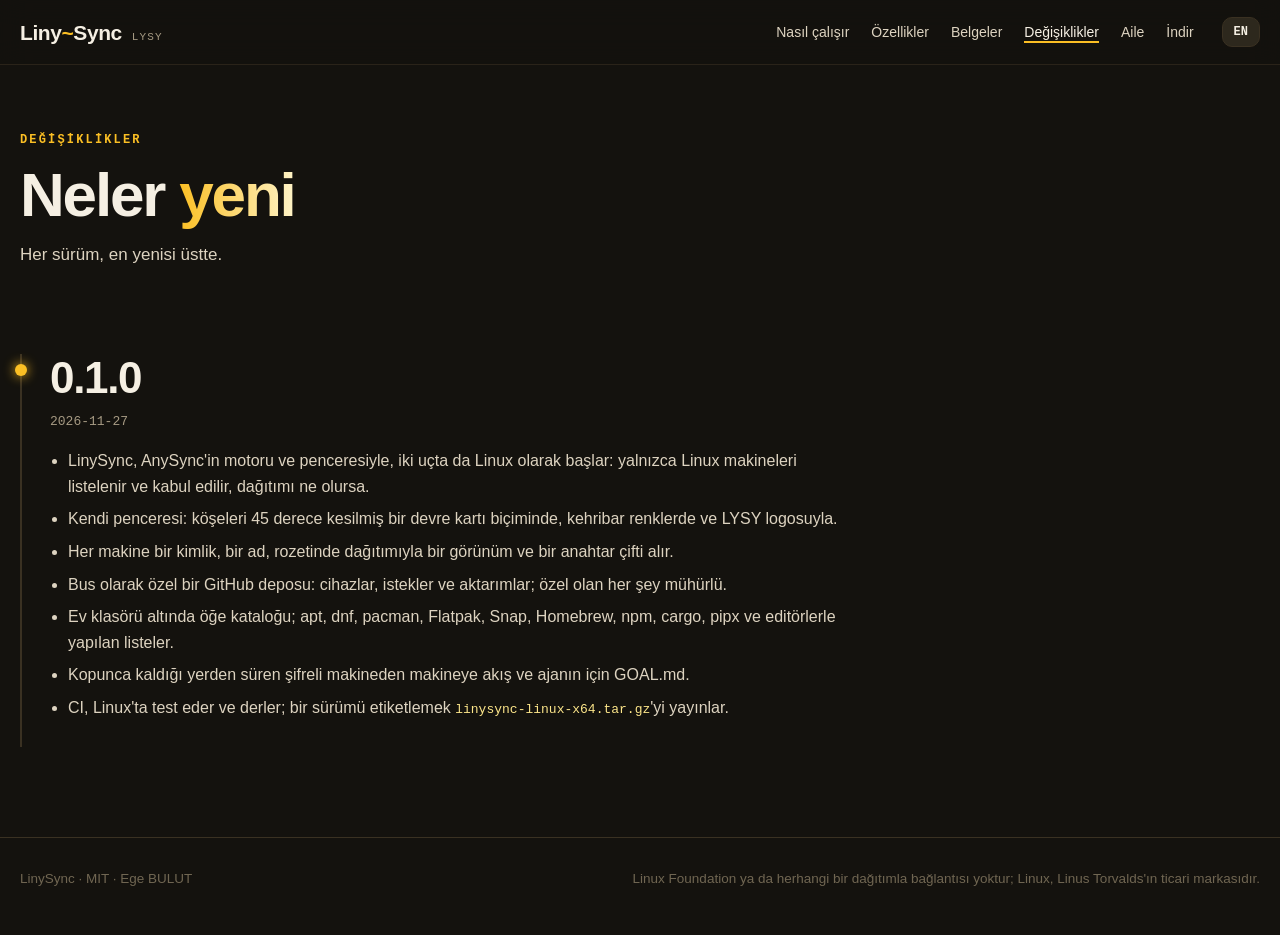
<file: site/tr/changelog/index.html>
<!doctype html>
<html lang="tr">
<head>
<meta charset="utf-8">
<meta name="viewport" content="width=device-width, initial-scale=1">
<title>Değişiklikler · LinySync</title>
<meta name="description" content="Her LinySync sürümü ve neyin değiştiği, en yenisi üstte.">
<link rel="canonical" href="https://linysync.vercel.app/tr/changelog/">
<meta property="og:type" content="website">
<meta property="og:site_name" content="LinySync">
<meta property="og:url" content="https://linysync.vercel.app/tr/changelog/">
<meta property="og:title" content="Değişiklikler · LinySync">
<meta property="og:description" content="Her LinySync sürümü ve neyin değiştiği, en yenisi üstte.">
<meta property="og:image" content="https://linysync.vercel.app/og.png">
<meta property="og:image:width" content="1200">
<meta property="og:image:height" content="630">
<meta property="og:locale" content="tr_TR">
<meta name="twitter:card" content="summary_large_image">
<meta name="twitter:title" content="Değişiklikler · LinySync">
<meta name="twitter:description" content="Her LinySync sürümü ve neyin değiştiği, en yenisi üstte.">
<meta name="twitter:image" content="https://linysync.vercel.app/og.png">
<meta name="theme-color" content="#14120e">
<link rel="alternate" hreflang="en" href="https://linysync.vercel.app/changelog/">
<link rel="alternate" hreflang="tr" href="https://linysync.vercel.app/tr/changelog/">
<link rel="alternate" hreflang="x-default" href="https://linysync.vercel.app/changelog/">
<link rel="icon" href="data:image/svg+xml,%3Csvg xmlns='http://www.w3.org/2000/svg' viewBox='0 0 32 32'%3E%3Crect width='32' height='32' rx='8' fill='%2314120e'/%3E%3Cpath d='M4 23H12V14H20V9H25' fill='none' stroke='%23fbbf24' stroke-width='3' stroke-linejoin='round'/%3E%3Ccircle cx='26' cy='9' r='3' fill='%2314120e' stroke='%23fef3c7' stroke-width='2'/%3E%3C/svg%3E">
<link rel="stylesheet" href="../../site.css">
</head>
<body>

<nav>
  <div class="wrap">
    <a class="brand" href="../"><span>Liny<b>~</b>Sync</span> <small>LYSY</small></a>
    <div class="links">
      <a href="../#how" class="opt">Nasıl çalışır</a>
      <a href="../features/">Özellikler</a>
      <a href="../docs/">Belgeler</a>
      <a href="../changelog/" class="opt on">Değişiklikler</a>
      <a href="../#family" class="opt">Aile</a>
      <a href="../download/">İndir</a>
    </div>
    <a class="btn lang" id="lang" href="../../changelog/" hreflang="en" aria-label="English">EN</a>
  </div>
</nav>

<header class="page-head">
  <div class="wrap">
    <span class="caps">Değişiklikler</span>
    <h1>Neler <em>yeni</em></h1>
    <p class="sub">Her sürüm, en yenisi üstte.</p>
  </div>
</header>

<section>
  <div class="wrap">
    <div class="release reveal">
      <h2>0.1.0</h2>
      <span class="date">2026-11-27</span>
      <ul><li>LinySync, AnySync'in motoru ve penceresiyle, iki uçta da Linux olarak başlar: yalnızca Linux makineleri listelenir ve kabul edilir, dağıtımı ne olursa.</li><li>Kendi penceresi: köşeleri 45 derece kesilmiş bir devre kartı biçiminde, kehribar renklerde ve LYSY logosuyla.</li><li>Her makine bir kimlik, bir ad, rozetinde dağıtımıyla bir görünüm ve bir anahtar çifti alır.</li><li>Bus olarak özel bir GitHub deposu: cihazlar, istekler ve aktarımlar; özel olan her şey mühürlü.</li><li>Ev klasörü altında öğe kataloğu; apt, dnf, pacman, Flatpak, Snap, Homebrew, npm, cargo, pipx ve editörlerle yapılan listeler.</li><li>Kopunca kaldığı yerden süren şifreli makineden makineye akış ve ajanın için GOAL.md.</li><li>CI, Linux'ta test eder ve derler; bir sürümü etiketlemek <code>linysync-linux-x64.tar.gz</code>'yi yayınlar.</li></ul>
    </div>
  </div>
</section>

<footer>
  <div class="wrap">
    <span>LinySync · MIT · Ege BULUT</span>
    <span>Linux Foundation ya da herhangi bir dağıtımla bağlantısı yoktur; Linux, Linus Torvalds'ın ticari markasıdır.</span>
  </div>
</footer>

<script src="../../site.js"></script>
</body>
</html>
</file>
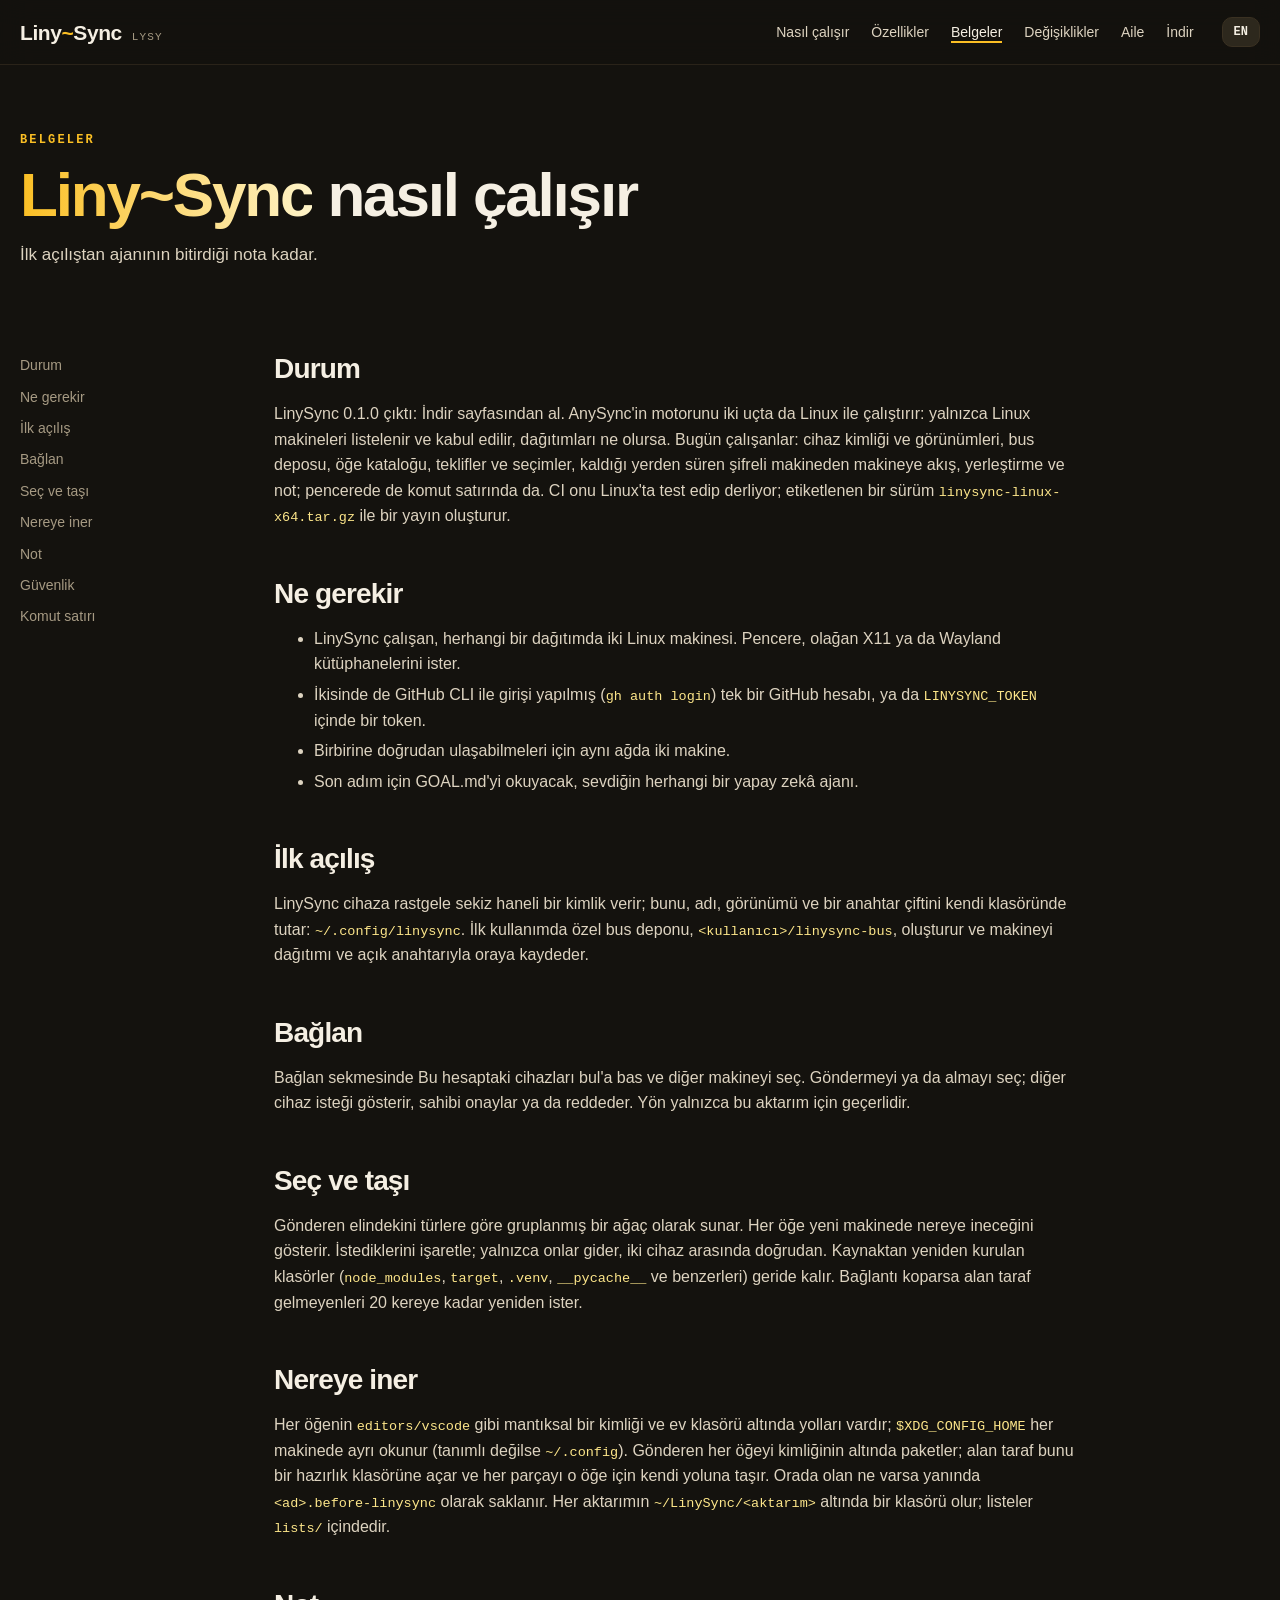
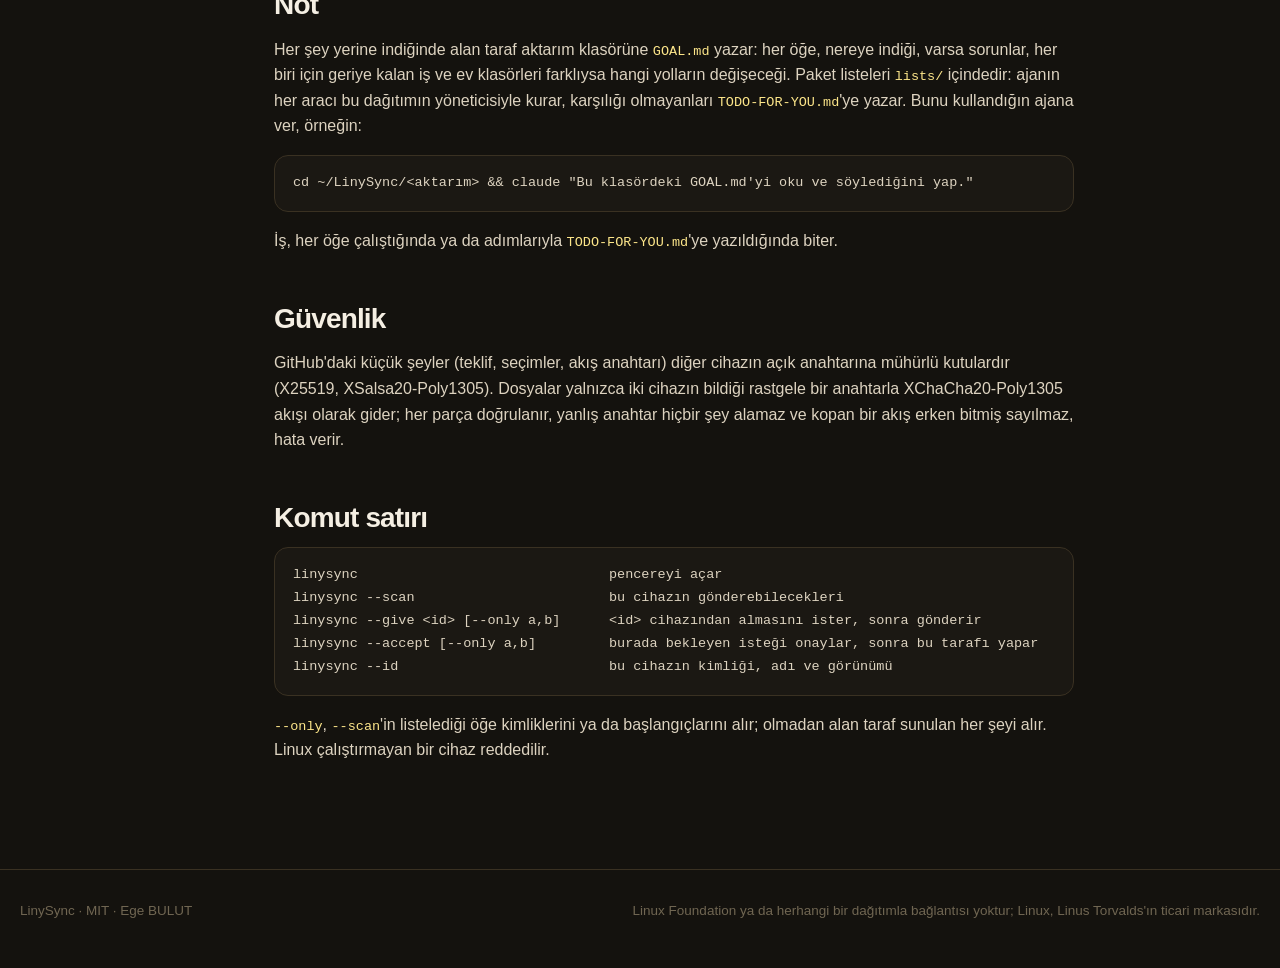
<file: site/tr/docs/index.html>
<!doctype html>
<html lang="tr">
<head>
<meta charset="utf-8">
<meta name="viewport" content="width=device-width, initial-scale=1">
<title>Belgeler: LinySync ile bir Linux makinesi başka bir dağıtıma nasıl taşınır</title>
<meta name="description" content="LinySync'in neye ihtiyacı olduğu, ilk açılış, iki makineyi bağlama, seçme ve taşıma, her şeyin nereye indiği, paket listeleri, ajan için not, güvenlik ve komut satırı.">
<link rel="canonical" href="https://linysync.vercel.app/tr/docs/">
<meta property="og:type" content="website">
<meta property="og:site_name" content="LinySync">
<meta property="og:url" content="https://linysync.vercel.app/tr/docs/">
<meta property="og:title" content="Belgeler: LinySync ile bir Linux makinesi başka bir dağıtıma nasıl taşınır">
<meta property="og:description" content="LinySync'in neye ihtiyacı olduğu, ilk açılış, iki makineyi bağlama, seçme ve taşıma, her şeyin nereye indiği, paket listeleri, ajan için not, güvenlik ve komut satırı.">
<meta property="og:image" content="https://linysync.vercel.app/og.png">
<meta property="og:image:width" content="1200">
<meta property="og:image:height" content="630">
<meta property="og:locale" content="tr_TR">
<meta name="twitter:card" content="summary_large_image">
<meta name="twitter:title" content="Belgeler: LinySync ile bir Linux makinesi başka bir dağıtıma nasıl taşınır">
<meta name="twitter:description" content="LinySync'in neye ihtiyacı olduğu, ilk açılış, iki makineyi bağlama, seçme ve taşıma, her şeyin nereye indiği, paket listeleri, ajan için not, güvenlik ve komut satırı.">
<meta name="twitter:image" content="https://linysync.vercel.app/og.png">
<meta name="theme-color" content="#14120e">
<link rel="alternate" hreflang="en" href="https://linysync.vercel.app/docs/">
<link rel="alternate" hreflang="tr" href="https://linysync.vercel.app/tr/docs/">
<link rel="alternate" hreflang="x-default" href="https://linysync.vercel.app/docs/">
<link rel="icon" href="data:image/svg+xml,%3Csvg xmlns='http://www.w3.org/2000/svg' viewBox='0 0 32 32'%3E%3Crect width='32' height='32' rx='8' fill='%2314120e'/%3E%3Cpath d='M4 23H12V14H20V9H25' fill='none' stroke='%23fbbf24' stroke-width='3' stroke-linejoin='round'/%3E%3Ccircle cx='26' cy='9' r='3' fill='%2314120e' stroke='%23fef3c7' stroke-width='2'/%3E%3C/svg%3E">
<link rel="stylesheet" href="../../site.css">
</head>
<body>

<nav>
  <div class="wrap">
    <a class="brand" href="../"><span>Liny<b>~</b>Sync</span> <small>LYSY</small></a>
    <div class="links">
      <a href="../#how" class="opt">Nasıl çalışır</a>
      <a href="../features/">Özellikler</a>
      <a href="../docs/" class="on">Belgeler</a>
      <a href="../changelog/" class="opt">Değişiklikler</a>
      <a href="../#family" class="opt">Aile</a>
      <a href="../download/">İndir</a>
    </div>
    <a class="btn lang" id="lang" href="../../docs/" hreflang="en" aria-label="English">EN</a>
  </div>
</nav>

<header class="page-head">
  <div class="wrap">
    <span class="caps">Belgeler</span>
    <h1><em>Liny~Sync</em> nasıl çalışır</h1>
    <p class="sub">İlk açılıştan ajanının bitirdiği nota kadar.</p>
  </div>
</header>

<section>
  <div class="wrap doc">
    <aside class="toc"><div class="toc-list"><a href="#status">Durum</a><a href="#need">Ne gerekir</a><a href="#first">İlk açılış</a><a href="#connect">Bağlan</a><a href="#move">Seç ve taşı</a><a href="#land">Nereye iner</a><a href="#brief">Not</a><a href="#security">Güvenlik</a><a href="#cli">Komut satırı</a></div></aside>
    <div class="prose">
<h2 id="status">Durum</h2>
<p>LinySync 0.1.0 çıktı: İndir sayfasından al. AnySync'in motorunu iki uçta da Linux ile çalıştırır: yalnızca Linux makineleri listelenir ve kabul edilir, dağıtımları ne olursa. Bugün çalışanlar: cihaz kimliği ve görünümleri, bus deposu, öğe kataloğu, teklifler ve seçimler, kaldığı yerden süren şifreli makineden makineye akış, yerleştirme ve not; pencerede de komut satırında da. CI onu Linux'ta test edip derliyor; etiketlenen bir sürüm <code>linysync-linux-x64.tar.gz</code> ile bir yayın oluşturur.</p>
<h2 id="need">Ne gerekir</h2>
<ul><li>LinySync çalışan, herhangi bir dağıtımda iki Linux makinesi. Pencere, olağan X11 ya da Wayland kütüphanelerini ister.</li><li>İkisinde de GitHub CLI ile girişi yapılmış (<code>gh auth login</code>) tek bir GitHub hesabı, ya da <code>LINYSYNC_TOKEN</code> içinde bir token.</li><li>Birbirine doğrudan ulaşabilmeleri için aynı ağda iki makine.</li><li>Son adım için GOAL.md'yi okuyacak, sevdiğin herhangi bir yapay zekâ ajanı.</li></ul>
<h2 id="first">İlk açılış</h2>
<p>LinySync cihaza rastgele sekiz haneli bir kimlik verir; bunu, adı, görünümü ve bir anahtar çiftini kendi klasöründe tutar: <code>~/.config/linysync</code>. İlk kullanımda özel bus deponu, <code>&lt;kullanıcı&gt;/linysync-bus</code>, oluşturur ve makineyi dağıtımı ve açık anahtarıyla oraya kaydeder.</p>
<h2 id="connect">Bağlan</h2>
<p>Bağlan sekmesinde Bu hesaptaki cihazları bul'a bas ve diğer makineyi seç. Göndermeyi ya da almayı seç; diğer cihaz isteği gösterir, sahibi onaylar ya da reddeder. Yön yalnızca bu aktarım için geçerlidir.</p>
<h2 id="move">Seç ve taşı</h2>
<p>Gönderen elindekini türlere göre gruplanmış bir ağaç olarak sunar. Her öğe yeni makinede nereye ineceğini gösterir. İstediklerini işaretle; yalnızca onlar gider, iki cihaz arasında doğrudan. Kaynaktan yeniden kurulan klasörler (<code>node_modules</code>, <code>target</code>, <code>.venv</code>, <code>__pycache__</code> ve benzerleri) geride kalır. Bağlantı koparsa alan taraf gelmeyenleri 20 kereye kadar yeniden ister.</p>
<h2 id="land">Nereye iner</h2>
<p>Her öğenin <code>editors/vscode</code> gibi mantıksal bir kimliği ve ev klasörü altında yolları vardır; <code>$XDG_CONFIG_HOME</code> her makinede ayrı okunur (tanımlı değilse <code>~/.config</code>). Gönderen her öğeyi kimliğinin altında paketler; alan taraf bunu bir hazırlık klasörüne açar ve her parçayı o öğe için kendi yoluna taşır. Orada olan ne varsa yanında <code>&lt;ad&gt;.before-linysync</code> olarak saklanır. Her aktarımın <code>~/LinySync/&lt;aktarım&gt;</code> altında bir klasörü olur; listeler <code>lists/</code> içindedir.</p>
<h2 id="brief">Not</h2>
<p>Her şey yerine indiğinde alan taraf aktarım klasörüne <code>GOAL.md</code> yazar: her öğe, nereye indiği, varsa sorunlar, her biri için geriye kalan iş ve ev klasörleri farklıysa hangi yolların değişeceği. Paket listeleri <code>lists/</code> içindedir: ajanın her aracı bu dağıtımın yöneticisiyle kurar, karşılığı olmayanları <code>TODO-FOR-YOU.md</code>'ye yazar. Bunu kullandığın ajana ver, örneğin:</p>
<pre><code>cd ~/LinySync/&lt;aktarım&gt; &amp;&amp; claude "Bu klasördeki GOAL.md'yi oku ve söylediğini yap."</code></pre>
<p>İş, her öğe çalıştığında ya da adımlarıyla <code>TODO-FOR-YOU.md</code>'ye yazıldığında biter.</p>
<h2 id="security">Güvenlik</h2>
<p>GitHub'daki küçük şeyler (teklif, seçimler, akış anahtarı) diğer cihazın açık anahtarına mühürlü kutulardır (X25519, XSalsa20-Poly1305). Dosyalar yalnızca iki cihazın bildiği rastgele bir anahtarla XChaCha20-Poly1305 akışı olarak gider; her parça doğrulanır, yanlış anahtar hiçbir şey alamaz ve kopan bir akış erken bitmiş sayılmaz, hata verir.</p>
<h2 id="cli">Komut satırı</h2>
<pre><code>linysync                               pencereyi açar
linysync --scan                        bu cihazın gönderebilecekleri
linysync --give &lt;id&gt; [--only a,b]      &lt;id&gt; cihazından almasını ister, sonra gönderir
linysync --accept [--only a,b]         burada bekleyen isteği onaylar, sonra bu tarafı yapar
linysync --id                          bu cihazın kimliği, adı ve görünümü</code></pre>
<p><code>--only</code>, <code>--scan</code>'in listelediği öğe kimliklerini ya da başlangıçlarını alır; olmadan alan taraf sunulan her şeyi alır. Linux çalıştırmayan bir cihaz reddedilir.</p>
    </div>
  </div>
</section>

<footer>
  <div class="wrap">
    <span>LinySync · MIT · Ege BULUT</span>
    <span>Linux Foundation ya da herhangi bir dağıtımla bağlantısı yoktur; Linux, Linus Torvalds'ın ticari markasıdır.</span>
  </div>
</footer>

<script src="../../site.js"></script>
</body>
</html>
</file>
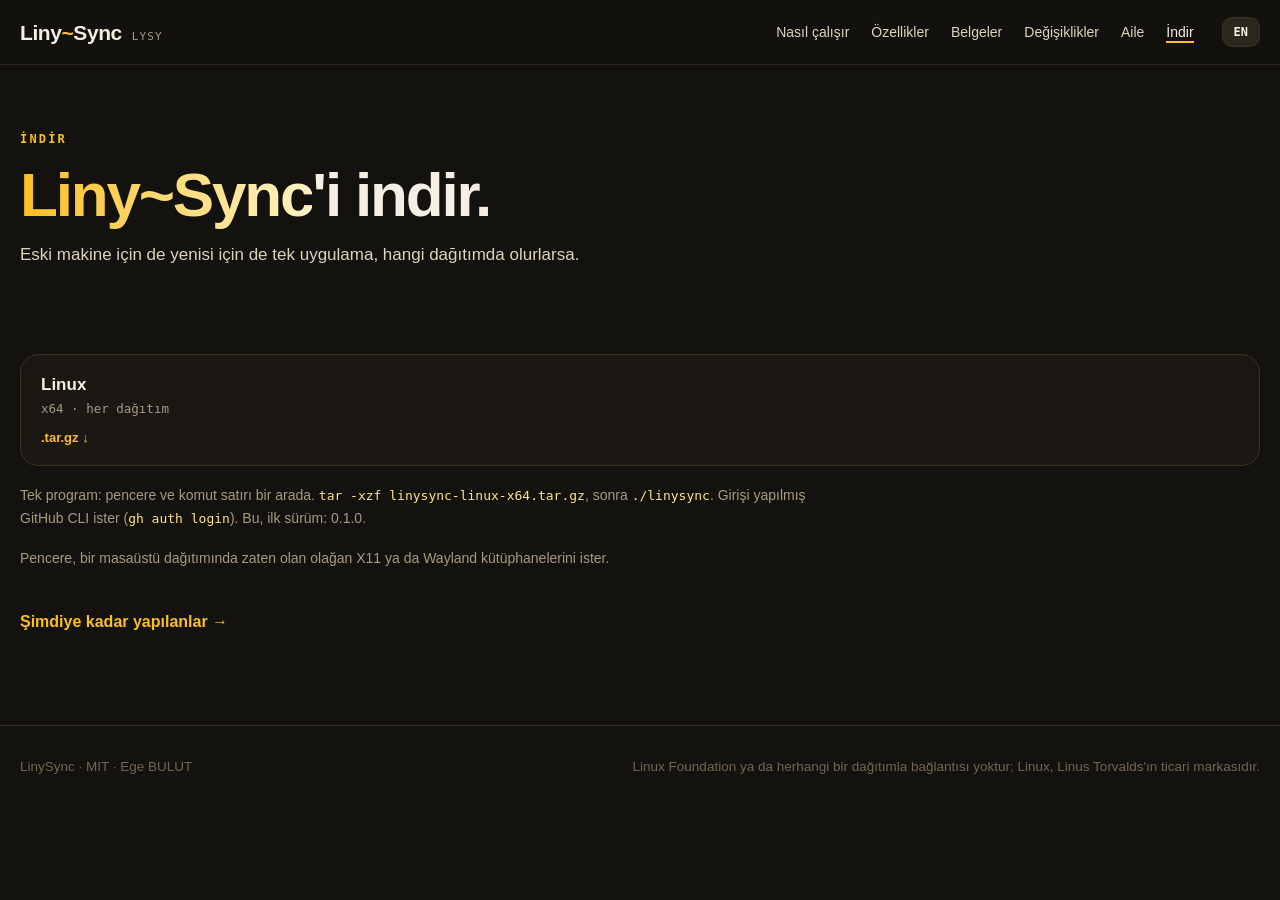
<file: site/tr/download/index.html>
<!doctype html>
<html lang="tr">
<head>
<meta charset="utf-8">
<meta name="viewport" content="width=device-width, initial-scale=1">
<title>LinySync'i Linux için indir</title>
<meta name="description" content="Linux için LinySync, her dağıtımda: eski makine için de yenisi için de tek uygulama.">
<link rel="canonical" href="https://linysync.vercel.app/tr/download/">
<meta property="og:type" content="website">
<meta property="og:site_name" content="LinySync">
<meta property="og:url" content="https://linysync.vercel.app/tr/download/">
<meta property="og:title" content="LinySync'i Linux için indir">
<meta property="og:description" content="Linux için LinySync, her dağıtımda: eski makine için de yenisi için de tek uygulama.">
<meta property="og:image" content="https://linysync.vercel.app/og.png">
<meta property="og:image:width" content="1200">
<meta property="og:image:height" content="630">
<meta property="og:locale" content="tr_TR">
<meta name="twitter:card" content="summary_large_image">
<meta name="twitter:title" content="LinySync'i Linux için indir">
<meta name="twitter:description" content="Linux için LinySync, her dağıtımda: eski makine için de yenisi için de tek uygulama.">
<meta name="twitter:image" content="https://linysync.vercel.app/og.png">
<meta name="theme-color" content="#14120e">
<link rel="alternate" hreflang="en" href="https://linysync.vercel.app/download/">
<link rel="alternate" hreflang="tr" href="https://linysync.vercel.app/tr/download/">
<link rel="alternate" hreflang="x-default" href="https://linysync.vercel.app/download/">
<link rel="icon" href="data:image/svg+xml,%3Csvg xmlns='http://www.w3.org/2000/svg' viewBox='0 0 32 32'%3E%3Crect width='32' height='32' rx='8' fill='%2314120e'/%3E%3Cpath d='M4 23H12V14H20V9H25' fill='none' stroke='%23fbbf24' stroke-width='3' stroke-linejoin='round'/%3E%3Ccircle cx='26' cy='9' r='3' fill='%2314120e' stroke='%23fef3c7' stroke-width='2'/%3E%3C/svg%3E">
<link rel="stylesheet" href="../../site.css">
</head>
<body>

<nav>
  <div class="wrap">
    <a class="brand" href="../"><span>Liny<b>~</b>Sync</span> <small>LYSY</small></a>
    <div class="links">
      <a href="../#how" class="opt">Nasıl çalışır</a>
      <a href="../features/">Özellikler</a>
      <a href="../docs/">Belgeler</a>
      <a href="../changelog/" class="opt">Değişiklikler</a>
      <a href="../#family" class="opt">Aile</a>
      <a href="../download/" class="on">İndir</a>
    </div>
    <a class="btn lang" id="lang" href="../../download/" hreflang="en" aria-label="English">EN</a>
  </div>
</nav>

<header class="page-head">
  <div class="wrap">
    <span class="caps">İndir</span>
    <h1><em>Liny~Sync</em>'i indir.</h1>
    <p class="sub">Eski makine için de yenisi için de tek uygulama, hangi dağıtımda olurlarsa.</p>
  </div>
</header>

<section>
  <div class="wrap">
    <div class="dl">
      <a class="os" href="https://github.com/Ege-BULUT/LinySync/releases/latest/download/linysync-linux-x64.tar.gz"><b>Linux</b><span>x64 · her dağıtım</span><i>.tar.gz ↓</i></a>
    </div>
    <p class="note">Tek program: pencere ve komut satırı bir arada. <code>tar -xzf linysync-linux-x64.tar.gz</code>, sonra <code>./linysync</code>. Girişi yapılmış GitHub CLI ister (<code>gh auth login</code>). Bu, ilk sürüm: 0.1.0.</p>
    <p class="note">Pencere, bir masaüstü dağıtımında zaten olan olağan X11 ya da Wayland kütüphanelerini ister.</p>
    <a class="more" href="../changelog/">Şimdiye kadar yapılanlar →</a>
  </div>
</section>

<footer>
  <div class="wrap">
    <span>LinySync · MIT · Ege BULUT</span>
    <span>Linux Foundation ya da herhangi bir dağıtımla bağlantısı yoktur; Linux, Linus Torvalds'ın ticari markasıdır.</span>
  </div>
</footer>

<script src="../../site.js"></script>
</body>
</html>
</file>
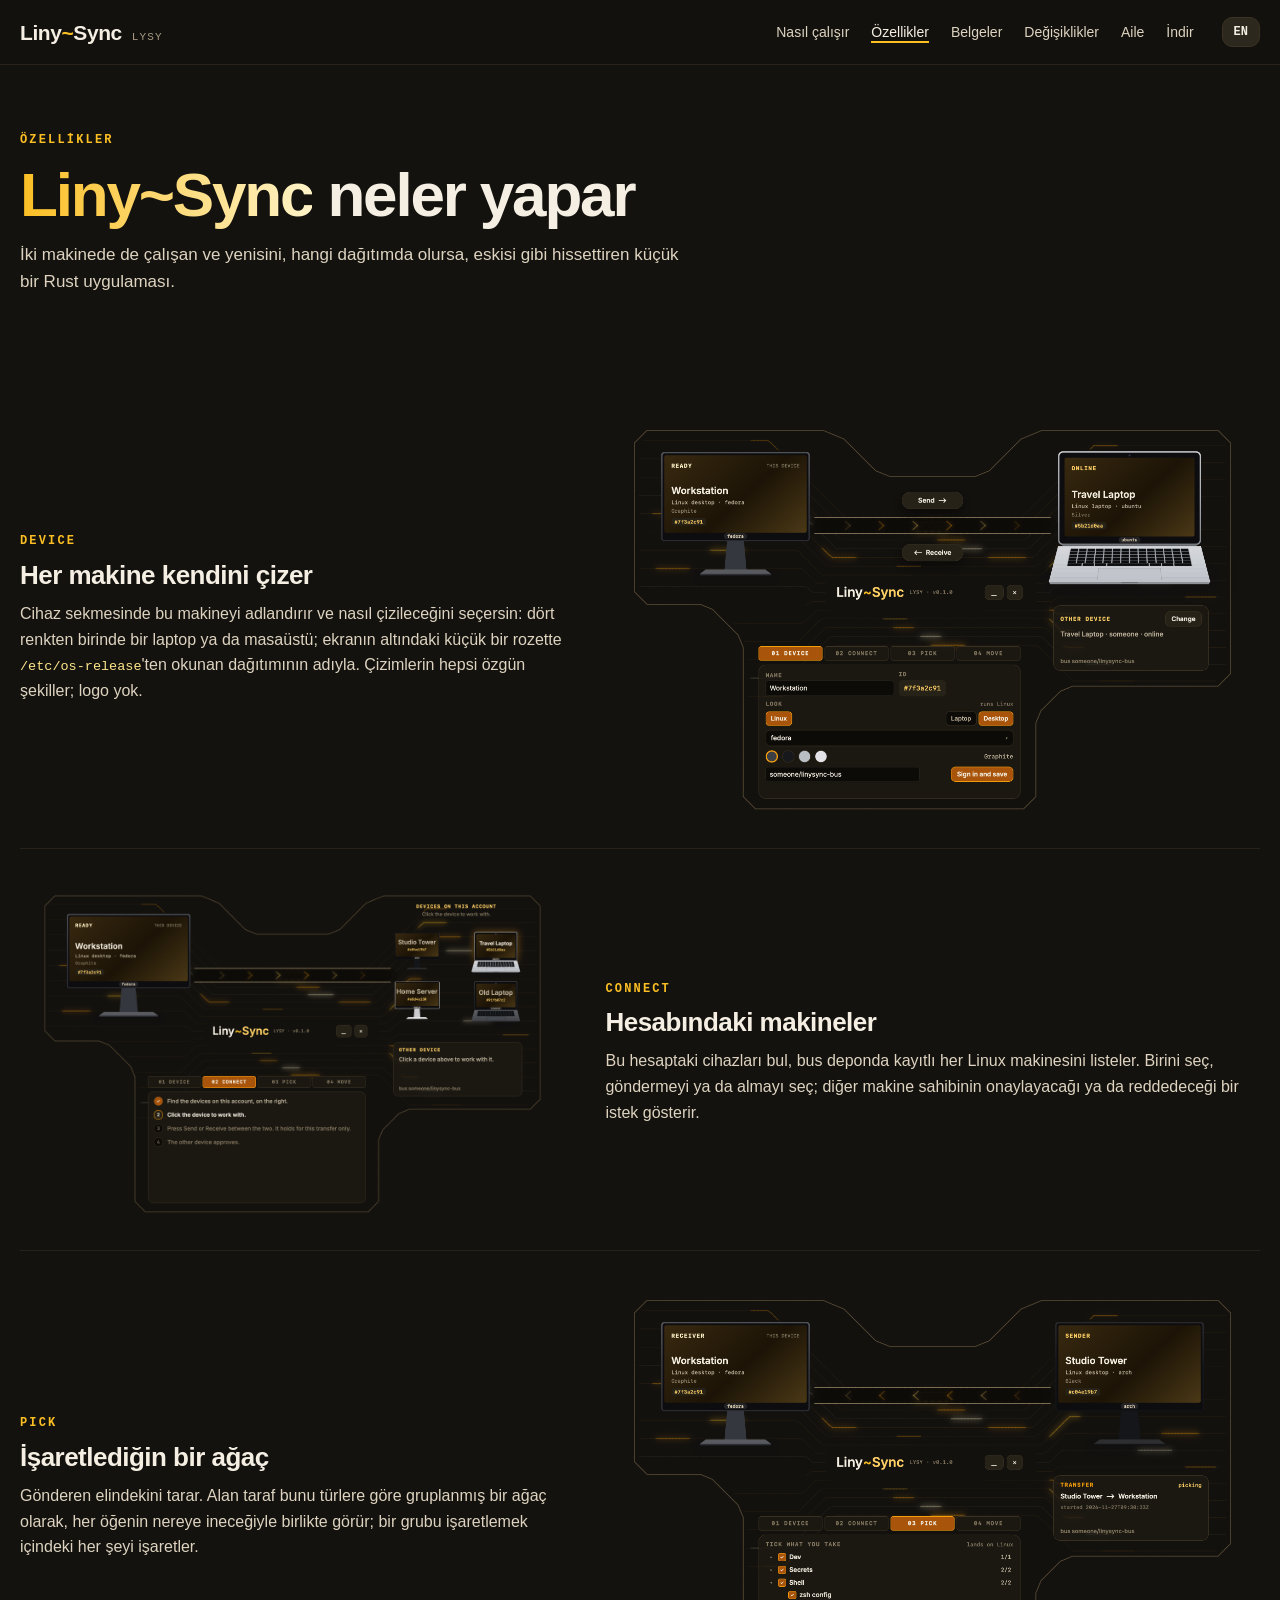
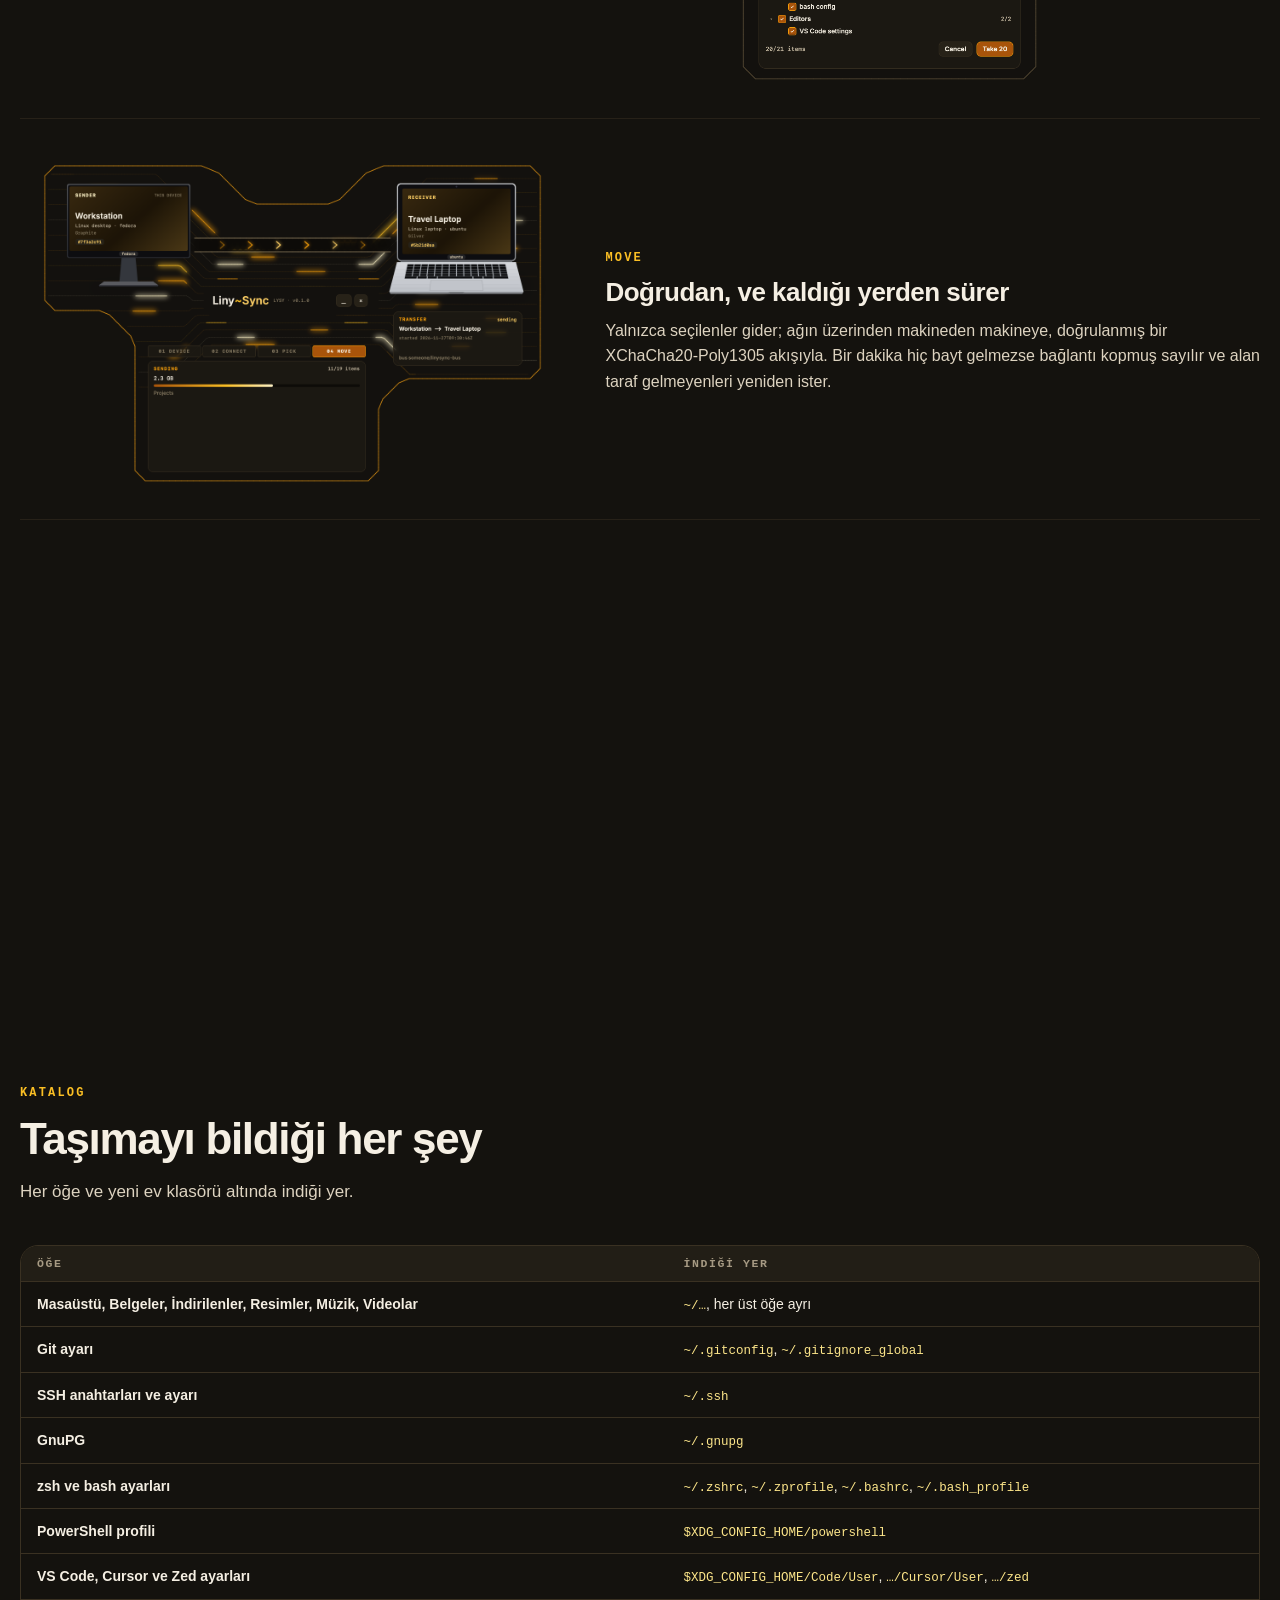
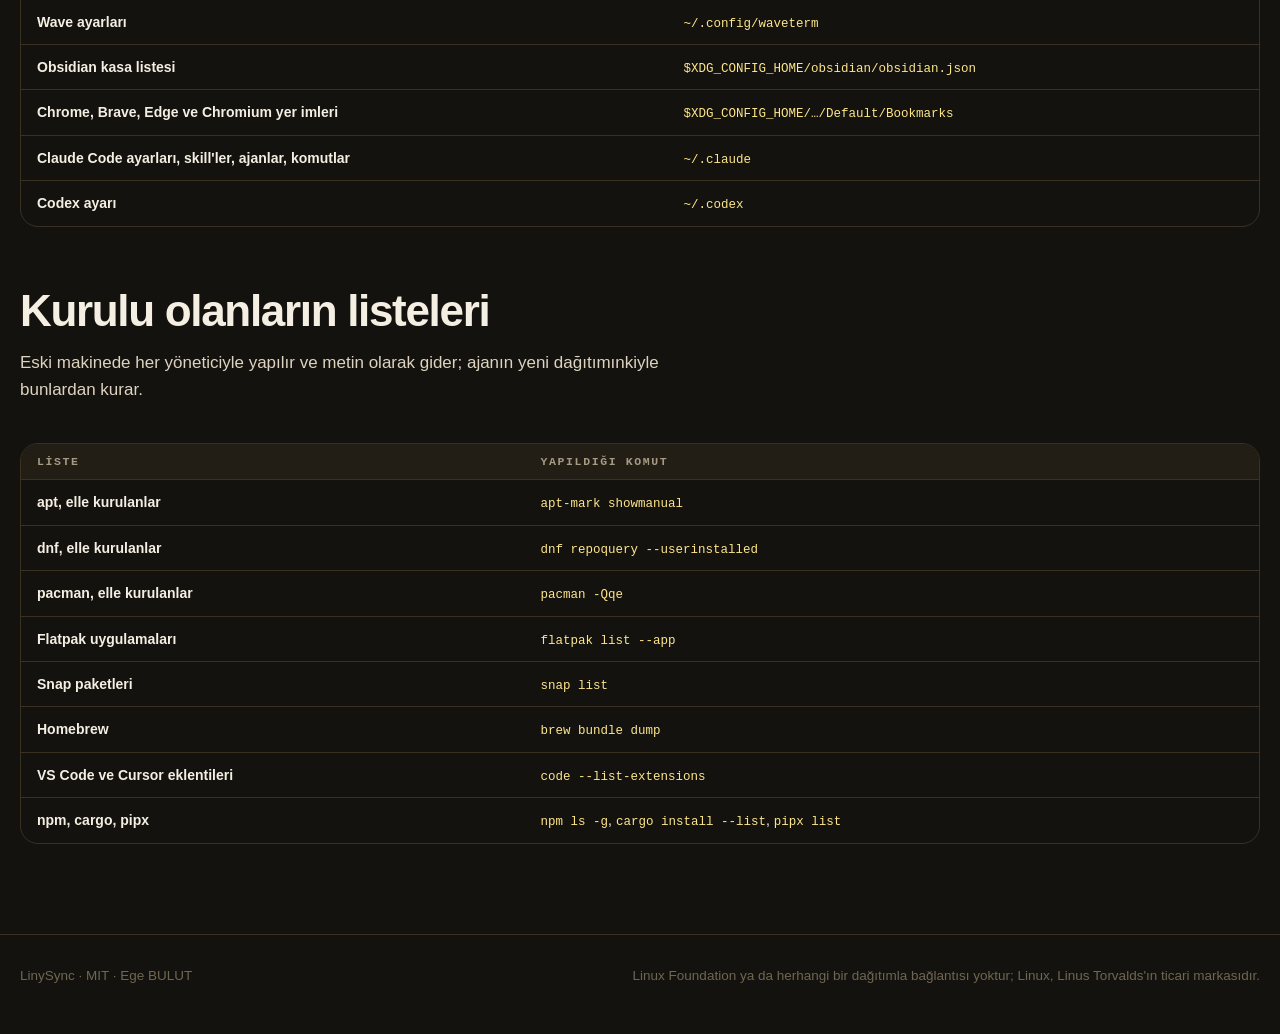
<file: site/tr/features/index.html>
<!doctype html>
<html lang="tr">
<head>
<meta charset="utf-8">
<meta name="viewport" content="width=device-width, initial-scale=1">
<title>Özellikler: gönder ya da al, seç, taşı ve bitir, dağıtımdan dağıtıma · LinySync</title>
<meta name="description" content="Diğer Linux makinesini seç, onayla, yenisinin alacaklarını işaretle, uçtan uca şifreli taşı ve paketler dahil kalanını GOAL.md ile yapay zekâ ajanına bırak.">
<link rel="canonical" href="https://linysync.vercel.app/tr/features/">
<meta property="og:type" content="website">
<meta property="og:site_name" content="LinySync">
<meta property="og:url" content="https://linysync.vercel.app/tr/features/">
<meta property="og:title" content="Özellikler: gönder ya da al, seç, taşı ve bitir, dağıtımdan dağıtıma · LinySync">
<meta property="og:description" content="Diğer Linux makinesini seç, onayla, yenisinin alacaklarını işaretle, uçtan uca şifreli taşı ve paketler dahil kalanını GOAL.md ile yapay zekâ ajanına bırak.">
<meta property="og:image" content="https://linysync.vercel.app/og.png">
<meta property="og:image:width" content="1200">
<meta property="og:image:height" content="630">
<meta property="og:locale" content="tr_TR">
<meta name="twitter:card" content="summary_large_image">
<meta name="twitter:title" content="Özellikler: gönder ya da al, seç, taşı ve bitir, dağıtımdan dağıtıma · LinySync">
<meta name="twitter:description" content="Diğer Linux makinesini seç, onayla, yenisinin alacaklarını işaretle, uçtan uca şifreli taşı ve paketler dahil kalanını GOAL.md ile yapay zekâ ajanına bırak.">
<meta name="twitter:image" content="https://linysync.vercel.app/og.png">
<meta name="theme-color" content="#14120e">
<link rel="alternate" hreflang="en" href="https://linysync.vercel.app/features/">
<link rel="alternate" hreflang="tr" href="https://linysync.vercel.app/tr/features/">
<link rel="alternate" hreflang="x-default" href="https://linysync.vercel.app/features/">
<link rel="icon" href="data:image/svg+xml,%3Csvg xmlns='http://www.w3.org/2000/svg' viewBox='0 0 32 32'%3E%3Crect width='32' height='32' rx='8' fill='%2314120e'/%3E%3Cpath d='M4 23H12V14H20V9H25' fill='none' stroke='%23fbbf24' stroke-width='3' stroke-linejoin='round'/%3E%3Ccircle cx='26' cy='9' r='3' fill='%2314120e' stroke='%23fef3c7' stroke-width='2'/%3E%3C/svg%3E">
<link rel="stylesheet" href="../../site.css">
</head>
<body>

<nav>
  <div class="wrap">
    <a class="brand" href="../"><span>Liny<b>~</b>Sync</span> <small>LYSY</small></a>
    <div class="links">
      <a href="../#how" class="opt">Nasıl çalışır</a>
      <a href="../features/" class="on">Özellikler</a>
      <a href="../docs/">Belgeler</a>
      <a href="../changelog/" class="opt">Değişiklikler</a>
      <a href="../#family" class="opt">Aile</a>
      <a href="../download/">İndir</a>
    </div>
    <a class="btn lang" id="lang" href="../../features/" hreflang="en" aria-label="English">EN</a>
  </div>
</nav>

<header class="page-head">
  <div class="wrap">
    <span class="caps">Özellikler</span>
    <h1><em>Liny~Sync</em> neler yapar</h1>
    <p class="sub">İki makinede de çalışan ve yenisini, hangi dağıtımda olursa, eskisi gibi hissettiren küçük bir Rust uygulaması.</p>
  </div>
</header>

<section>
  <div class="wrap">
    <div class="frow reveal">
      <div><span class="caps">DEVICE</span><h3>Her makine kendini çizer</h3><p>Cihaz sekmesinde bu makineyi adlandırır ve nasıl çizileceğini seçersin: dört renkten birinde bir laptop ya da masaüstü; ekranın altındaki küçük bir rozette <code>/etc/os-release</code>'ten okunan dağıtımının adıyla. Çizimlerin hepsi özgün şekiller; logo yok.</p></div>
      <img src="../../device.png" width="2560" height="1560" alt="Her makine kendini çizer" loading="lazy">
    </div>
    <div class="frow reveal">
      <div><span class="caps">CONNECT</span><h3>Hesabındaki makineler</h3><p>Bu hesaptaki cihazları bul, bus deponda kayıtlı her Linux makinesini listeler. Birini seç, göndermeyi ya da almayı seç; diğer makine sahibinin onaylayacağı ya da reddedeceği bir istek gösterir.</p></div>
      <img src="../../find.png" width="2560" height="1560" alt="Hesabındaki makineler" loading="lazy">
    </div>
    <div class="frow reveal">
      <div><span class="caps">PICK</span><h3>İşaretlediğin bir ağaç</h3><p>Gönderen elindekini tarar. Alan taraf bunu türlere göre gruplanmış bir ağaç olarak, her öğenin nereye ineceğiyle birlikte görür; bir grubu işaretlemek içindeki her şeyi işaretler.</p></div>
      <img src="../../pick.png" width="2560" height="1560" alt="İşaretlediğin bir ağaç" loading="lazy">
    </div>
    <div class="frow reveal">
      <div><span class="caps">MOVE</span><h3>Doğrudan, ve kaldığı yerden sürer</h3><p>Yalnızca seçilenler gider; ağın üzerinden makineden makineye, doğrulanmış bir XChaCha20-Poly1305 akışıyla. Bir dakika hiç bayt gelmezse bağlantı kopmuş sayılır ve alan taraf gelmeyenleri yeniden ister.</p></div>
      <img src="../../sending.png" width="2560" height="1560" alt="Doğrudan, ve kaldığı yerden sürer" loading="lazy">
    </div>
    <div class="frow reveal">
      <div><span class="caps">BRIEF</span><h3>Ajanının iş yapabileceği bir not</h3><p>Her öğe yeni ev klasörü altındaki yoluna iner; orada olan <code>.before-linysync</code> olarak saklanır. Sonra alan taraf GOAL.md'yi yazar: neyin nereye indiği, sorunlar, değişecek yollar ve paket listeleri; böylece ajanın aynı araçları bu dağıtımın yöneticisiyle kurar.</p></div>
      <img src="../../done.png" width="2560" height="1560" alt="Ajanının iş yapabileceği bir not" loading="lazy">
    </div>
  </div>
</section>

<section class="tight">
  <div class="wrap">
    <span class="caps">Katalog</span>
    <h2>Taşımayı bildiği her şey</h2>
    <p class="sub">Her öğe ve yeni ev klasörü altında indiği yer.</p>
    <div class="land fit"><table>
      <thead><tr><th>Öğe</th><th>İndiği yer</th></tr></thead>
      <tbody>
      <tr><td>Masaüstü, Belgeler, İndirilenler, Resimler, Müzik, Videolar</td><td><code>~/…</code>, her üst öğe ayrı</td></tr>
      <tr><td>Git ayarı</td><td><code>~/.gitconfig</code>, <code>~/.gitignore_global</code></td></tr>
      <tr><td>SSH anahtarları ve ayarı</td><td><code>~/.ssh</code></td></tr>
      <tr><td>GnuPG</td><td><code>~/.gnupg</code></td></tr>
      <tr><td>zsh ve bash ayarları</td><td><code>~/.zshrc</code>, <code>~/.zprofile</code>, <code>~/.bashrc</code>, <code>~/.bash_profile</code></td></tr>
      <tr><td>PowerShell profili</td><td><code>$XDG_CONFIG_HOME/powershell</code></td></tr>
      <tr><td>VS Code, Cursor ve Zed ayarları</td><td><code>$XDG_CONFIG_HOME/Code/User</code>, <code>…/Cursor/User</code>, <code>…/zed</code></td></tr>
      <tr><td>Wave ayarları</td><td><code>~/.config/waveterm</code></td></tr>
      <tr><td>Obsidian kasa listesi</td><td><code>$XDG_CONFIG_HOME/obsidian/obsidian.json</code></td></tr>
      <tr><td>Chrome, Brave, Edge ve Chromium yer imleri</td><td><code>$XDG_CONFIG_HOME/…/Default/Bookmarks</code></td></tr>
      <tr><td>Claude Code ayarları, skill'ler, ajanlar, komutlar</td><td><code>~/.claude</code></td></tr>
      <tr><td>Codex ayarı</td><td><code>~/.codex</code></td></tr>
      </tbody></table></div>
    <h2 style="margin-top:60px">Kurulu olanların listeleri</h2>
    <p class="sub">Eski makinede her yöneticiyle yapılır ve metin olarak gider; ajanın yeni dağıtımınkiyle bunlardan kurar.</p>
    <div class="land fit"><table>
      <thead><tr><th>Liste</th><th>Yapıldığı komut</th></tr></thead>
      <tbody>
      <tr><td>apt, elle kurulanlar</td><td><code>apt-mark showmanual</code></td></tr>
      <tr><td>dnf, elle kurulanlar</td><td><code>dnf repoquery --userinstalled</code></td></tr>
      <tr><td>pacman, elle kurulanlar</td><td><code>pacman -Qqe</code></td></tr>
      <tr><td>Flatpak uygulamaları</td><td><code>flatpak list --app</code></td></tr>
      <tr><td>Snap paketleri</td><td><code>snap list</code></td></tr>
      <tr><td>Homebrew</td><td><code>brew bundle dump</code></td></tr>
      <tr><td>VS Code ve Cursor eklentileri</td><td><code>code --list-extensions</code></td></tr>
      <tr><td>npm, cargo, pipx</td><td><code>npm ls -g</code>, <code>cargo install --list</code>, <code>pipx list</code></td></tr>
      </tbody></table></div>
  </div>
</section>

<footer>
  <div class="wrap">
    <span>LinySync · MIT · Ege BULUT</span>
    <span>Linux Foundation ya da herhangi bir dağıtımla bağlantısı yoktur; Linux, Linus Torvalds'ın ticari markasıdır.</span>
  </div>
</footer>

<script src="../../site.js"></script>
</body>
</html>
</file>
<file: site/site.css>
:root {
  --bg: #14120e; --bg2: #1b1813; --panel: #221e16; --panel2: #2d281d; --edge: #3a3122; --violet: #7a6640; --lilac: #fde68a; --red: #b45309; --red2: #fbbf24; --a3: #fef3c7; --on-red: #ffffff; --ink: #f5efe3; --soft: #ddd3c0; --muted: #a69a83; --dim: #706652; --ok: #a3e635; --warn: #fca5a5;
  --mono: ui-monospace, "SF Mono", "JetBrains Mono", "Cascadia Mono", Menlo, Consolas, monospace;
  --sans: Inter, ui-sans-serif, -apple-system, BlinkMacSystemFont, "Segoe UI", Roboto, Helvetica, Arial, sans-serif;
  --wrap: min(1240px, calc(100vw - 32px));
}
* { box-sizing: border-box; }
html { scroll-behavior: smooth; }
body { margin: 0; background: var(--bg); color: var(--ink); font: 16px/1.6 var(--sans); overflow-x: hidden; }
a { color: inherit; }
img { height: auto; }
.wrap { width: var(--wrap); margin: 0 auto; }
.caps { font: 700 12px/1 var(--mono); letter-spacing: .18em; text-transform: uppercase; color: var(--red2); }

/* nav */
nav { position: sticky; top: 0; z-index: 20; backdrop-filter: blur(14px); background: color-mix(in srgb, var(--bg) 74%, transparent); border-bottom: 1px solid color-mix(in srgb, var(--edge) 60%, transparent); }
nav .wrap { display: flex; align-items: center; gap: 28px; height: 64px; }
.brand { font: 800 21px/1 var(--sans); text-decoration: none; letter-spacing: -.02em; display: flex; align-items: baseline; gap: 10px; flex: none; }
.brand b { color: var(--red2); font-weight: 800; }
.brand small { font: 500 11px var(--mono); color: var(--muted); letter-spacing: .1em; }
nav .links { display: flex; gap: 22px; margin-left: auto; font-size: 14px; color: var(--soft); min-width: 0; overflow-x: auto; white-space: nowrap; scrollbar-width: none; }
nav .links::-webkit-scrollbar { display: none; }
nav .links a { text-decoration: none; }
nav .links a:hover { color: var(--ink); }
nav .links a.on { color: var(--ink); box-shadow: inset 0 -2px 0 var(--red2); }
.btn { display: inline-flex; align-items: center; gap: 8px; padding: 10px 16px; border-radius: 10px; font: 600 14px var(--sans); text-decoration: none; border: 1px solid var(--edge); background: var(--panel2); color: var(--ink); cursor: pointer; transition: background .2s, transform .2s; }
.btn:hover { background: var(--edge); transform: translateY(-1px); }
.btn.red { background: var(--red); border-color: var(--red); color: var(--on-red); }
.btn.red:hover { background: var(--red2); border-color: var(--red2); }
.lang { padding: 7px 11px; font: 700 12px var(--mono); flex: none; }

/* hero */
.hero { position: relative; padding: 56px 0 40px; overflow: hidden; }
.hero svg.bg { position: absolute; inset: 0; width: 100%; height: 100%; pointer-events: none; }
@keyframes flow { from { stroke-dashoffset: 2600; } to { stroke-dashoffset: 0; } }
.hero::after { content: ""; position: absolute; inset: 0; pointer-events: none; background: linear-gradient(90deg, color-mix(in srgb, var(--bg) 78%, transparent), color-mix(in srgb, var(--bg) 45%, transparent) 42%, transparent 66%); }
.hero-grid { position: relative; z-index: 1; display: grid; grid-template-columns: 1.05fr 1fr; gap: 40px; align-items: center; }
.logo { width: 100%; max-width: 640px; display: block; filter: drop-shadow(0 30px 60px color-mix(in srgb, var(--red) 22%, transparent)); border-radius: 20px; }
h1 { font: 800 clamp(36px, 5vw, 62px)/1.04 var(--sans); letter-spacing: -.035em; margin: 34px 0 18px; }
h1 em, h2 em { font-style: normal; background: linear-gradient(90deg, var(--red2), var(--a3), var(--red2)) 0 0 / 200% 100%; -webkit-background-clip: text; background-clip: text; color: transparent; animation: shift 6s linear infinite; }
@keyframes shift { to { background-position: -200% 0; } }
.lead { font-size: 18px; color: var(--soft); max-width: 560px; margin: 0 0 28px; }
.cta { display: flex; gap: 12px; flex-wrap: wrap; }
.shot { position: relative; transform: perspective(1400px) rotateY(-9deg) rotateX(4deg); animation: float 7s ease-in-out infinite; }
.shot img { width: 118%; max-width: none; margin-left: -6%; display: block; filter: drop-shadow(0 40px 70px rgba(0, 0, 0, .55)); }
@keyframes float { 0%, 100% { transform: perspective(1400px) rotateY(-9deg) rotateX(4deg) translateY(0); } 50% { transform: perspective(1400px) rotateY(-7deg) rotateX(3deg) translateY(-12px); } }
.ticker { margin-top: 30px; display: flex; gap: 22px; flex-wrap: wrap; font: 500 12px var(--mono); color: var(--dim); letter-spacing: .08em; }
.ticker b { color: var(--ok); font-weight: 700; }

/* sections */
section { padding: 90px 0; position: relative; }
section.tight { padding-top: 0; }
h2 { font: 800 clamp(30px, 3.6vw, 44px)/1.1 var(--sans); letter-spacing: -.03em; margin: 12px 0 14px; }
.sub { color: var(--soft); max-width: 680px; margin: 0 0 40px; font-size: 17px; }
.sub code, .lead code { font: 500 .88em var(--mono); color: var(--lilac); }
.divider { display: block; width: 100%; height: 70px; }
.divider path { fill: none; stroke: var(--edge); stroke-width: 1.5; stroke-linejoin: round; }
.divider .run { stroke: var(--red2); stroke-width: 2.5; stroke-dasharray: 140 3000; animation: flow 5s linear infinite; }

/* diagrams */
.stage { background: linear-gradient(180deg, var(--bg2), var(--bg)); border: 1px solid var(--edge); border-radius: 28px; padding: 28px; position: relative; overflow: hidden; }
.stage + .stage { margin-top: 26px; }
.stage-head { display: flex; align-items: baseline; gap: 14px; margin-bottom: 8px; flex-wrap: wrap; }
.stage-head h3 { font: 700 21px var(--sans); margin: 0; letter-spacing: -.01em; }
.stage-head p { margin: 0; color: var(--muted); font-size: 15px; }
.stage svg { width: 100%; height: auto; display: block; }
.node rect { fill: var(--panel); stroke: var(--edge); stroke-width: 1.5; }
.node .t { fill: var(--ink); font: 600 15px var(--sans); }
.node .s { fill: var(--muted); font: 500 12px var(--mono); }
.node.repo rect { fill: color-mix(in srgb, var(--red) 14%, var(--bg)); stroke: var(--red); stroke-width: 2; }
.node .scr { fill: var(--bg); stroke: var(--edge); stroke-width: 1.5; }
.node .ink { fill: none; stroke: var(--lilac); stroke-width: 2; stroke-linecap: round; stroke-linejoin: round; }
.wire { fill: none; stroke: var(--edge); stroke-width: 2; }
.wire.hot { stroke: url(#wireGrad); stroke-width: 2.5; stroke-dasharray: 8 10; animation: dash 1.2s linear infinite; }
@keyframes dash { to { stroke-dashoffset: -36; } }
.pkt { fill: var(--red2); filter: drop-shadow(0 0 6px var(--red2)); }
.pkt.v { fill: var(--a3); filter: drop-shadow(0 0 6px var(--a3)); }
.folder { font: 500 12.5px var(--mono); fill: var(--soft); }
.folder.on { animation: blink 3s ease-in-out infinite; }
@keyframes blink { 0%, 100% { fill: var(--soft); } 12% { fill: var(--red2); } 30% { fill: var(--soft); } }

/* steps */
.steps { display: grid; grid-template-columns: repeat(5, 1fr); gap: 14px; margin-top: 46px; position: relative; }
.step { background: var(--panel); border: 1px solid var(--edge); border-radius: 16px; padding: 16px; position: relative; z-index: 1; animation: lit 10s infinite; }
.step:nth-child(2) { animation-delay: 0s; } .step:nth-child(3) { animation-delay: 2s; } .step:nth-child(4) { animation-delay: 4s; } .step:nth-child(5) { animation-delay: 6s; } .step:nth-child(6) { animation-delay: 8s; }
@keyframes lit { 0%, 18% { z-index: 3; border-color: var(--red); box-shadow: 0 0 0 1px var(--red), 0 14px 40px color-mix(in srgb, var(--red) 28%, transparent); transform: translateY(-4px); } 24%, 100% { z-index: 1; border-color: var(--edge); box-shadow: none; transform: none; } }
.step .n { font: 700 12px var(--mono); color: var(--red2); letter-spacing: .12em; }
.step h4 { margin: 8px 0 6px; font: 700 16px var(--sans); }
.step p { margin: 0; color: var(--muted); font-size: 13.5px; line-height: 1.5; }
.step .ic { width: 36px; height: 36px; border-radius: 10px; background: var(--panel2); display: grid; place-items: center; margin-bottom: 10px; }
.step .ic svg { width: 20px; height: 20px; stroke: var(--lilac); fill: none; stroke-width: 1.8; stroke-linecap: round; stroke-linejoin: round; }
.rail { position: absolute; left: 0; right: 0; top: -36px; height: 28px; z-index: 4; pointer-events: none; }
.rail svg { width: 100%; height: 28px; display: block; overflow: visible; }
.rail path { vector-effect: non-scaling-stroke; }

/* where things land */
.land { overflow-x: auto; border: 1px solid var(--edge); border-radius: 18px; margin-top: 18px; background: var(--bg); }
.land table { border-collapse: collapse; width: 100%; min-width: 760px; font-size: 14px; }
.land th, .land td { text-align: left; padding: 11px 16px; border-bottom: 1px solid var(--edge); vertical-align: top; }
.land th { font: 700 11.5px var(--mono); letter-spacing: .14em; text-transform: uppercase; color: var(--muted); background: var(--panel); }
.land tr:last-child td { border-bottom: 0; }
.land.fit table { min-width: 0; }
.land.fit td:first-child { white-space: normal; }
.land td:first-child { color: var(--ink); font-weight: 600; white-space: nowrap; }
.land code { font: 500 12.5px var(--mono); color: var(--lilac); overflow-wrap: anywhere; }
.land tbody tr { animation: row 8s infinite; }
.land tbody tr:nth-child(2) { animation-delay: 1.6s; } .land tbody tr:nth-child(3) { animation-delay: 3.2s; } .land tbody tr:nth-child(4) { animation-delay: 4.8s; } .land tbody tr:nth-child(5) { animation-delay: 6.4s; }
@keyframes row { 0%, 14% { background: color-mix(in srgb, var(--red) 12%, transparent); } 22%, 100% { background: transparent; } }

/* features */
.grid { display: grid; grid-template-columns: repeat(3, 1fr); gap: 16px; }
.card { background: var(--bg2); border: 1px solid var(--edge); border-radius: 20px; padding: 22px; position: relative; overflow: hidden; transition: border-color .25s, transform .25s; }
.card:hover { border-color: var(--violet); transform: translateY(-3px); }
.card::after { content: ""; position: absolute; right: -40px; top: -40px; width: 120px; height: 120px; border-radius: 50%; background: radial-gradient(circle, color-mix(in srgb, var(--red) 22%, transparent), transparent 70%); }
.card h3 { margin: 0 0 8px; font: 700 18px var(--sans); }
.card p { margin: 0; color: var(--muted); font-size: 14.5px; }
.card .k { font: 700 11px var(--mono); color: var(--lilac); letter-spacing: .14em; display: block; margin-bottom: 12px; }

/* gallery */
.gallery { display: grid; grid-template-columns: 1fr 1fr; gap: 18px; }
.gallery figure { margin: 0; background: radial-gradient(ellipse at 50% 40%, color-mix(in srgb, var(--red) 16%, var(--bg)), var(--bg) 70%); border: 1px solid var(--edge); border-radius: 22px; padding: 16px 6px 12px; }
.gallery img { width: 100%; display: block; }
.gallery figcaption { text-align: center; color: var(--muted); font-size: 14px; margin-top: 4px; padding: 0 10px; }

/* moves / stays, repo tree */
.split { display: grid; grid-template-columns: 1fr 1fr; gap: 26px; align-items: start; }
.cols { display: grid; grid-template-columns: 1fr 1fr; gap: 18px; }
.box { background: var(--bg2); border: 1px solid var(--edge); border-radius: 20px; padding: 22px 24px; }
.box h3 { margin: 0 0 10px; font: 700 18px var(--sans); }
.box ul { margin: 0; padding-left: 18px; color: var(--muted); font-size: 14.5px; }
.box li { margin: 7px 0; }
.box li strong { color: var(--ink); font-weight: 600; }
.box code { font: 500 13px var(--mono); color: var(--lilac); overflow-wrap: anywhere; }
.box.yes h3 { color: var(--ok); }
.box.no h3 { color: var(--warn); }
pre.tree { margin: 0; background: var(--bg2); border: 1px solid var(--edge); border-radius: 20px; padding: 22px; font: 500 13.5px/1.75 var(--mono); color: var(--soft); overflow-x: auto; }
pre.tree .c { color: var(--dim); }
pre.tree .r { color: var(--red2); }

/* download */
.dl { display: grid; grid-template-columns: repeat(auto-fit, minmax(220px, 1fr)); gap: 14px; }
.os { background: var(--bg2); border: 1px solid var(--edge); border-radius: 18px; padding: 20px; text-decoration: none; display: flex; flex-direction: column; gap: 6px; transition: border-color .2s, transform .2s; }
.os:hover { border-color: var(--red); transform: translateY(-3px); }
.os b { font: 700 17px var(--sans); }
.os span { color: var(--muted); font: 500 12.5px var(--mono); }
.os i { font-style: normal; color: var(--red2); font: 700 13px var(--sans); margin-top: 8px; }
.note { color: var(--muted); font-size: 14px; margin-top: 18px; max-width: 820px; }
.note code { font: 500 13px var(--mono); color: var(--lilac); }
footer { border-top: 1px solid var(--edge); padding: 30px 0 46px; color: var(--dim); font-size: 13.5px; }
footer .wrap { display: flex; gap: 20px; flex-wrap: wrap; justify-content: space-between; }

/* pages */
.page-head { padding: 60px 0 0; position: relative; }
.page-head h1 { margin: 12px 0 14px; }
.page-head + section { padding-top: 46px; }
.more { display: inline-block; margin-top: 26px; color: var(--red2); font-weight: 600; text-decoration: none; }
.more:hover { text-decoration: underline; }

/* feature rows */
.frow { display: grid; grid-template-columns: 1fr 1.2fr; gap: 40px; align-items: center; padding: 34px 0; border-bottom: 1px solid color-mix(in srgb, var(--edge) 50%, transparent); }
.frow:nth-child(even) > img { order: -1; }
.frow h3 { font: 800 26px/1.2 var(--sans); letter-spacing: -.02em; margin: 8px 0 10px; }
.frow p { color: var(--soft); margin: 0; }
.frow p code { font: 500 13.5px var(--mono); color: var(--lilac); }
.frow img { width: 100%; display: block; }

/* docs */
.doc { display: grid; grid-template-columns: 210px 1fr; gap: 44px; align-items: start; }
.toc { position: sticky; top: 90px; }
.toc-list { display: flex; flex-direction: column; gap: 9px; font-size: 14px; }
.toc a { color: var(--muted); text-decoration: none; }
.toc a:hover { color: var(--ink); }
.prose { max-width: 800px; color: var(--soft); min-width: 0; }
.prose h2 { color: var(--ink); font-size: 28px; margin: 50px 0 12px; scroll-margin-top: 84px; }
.prose h2:first-child { margin-top: 0; }
.prose h3 { color: var(--ink); font: 700 18px var(--sans); margin: 26px 0 8px; }
.prose code { font: 500 13.5px var(--mono); color: var(--lilac); overflow-wrap: anywhere; }
.prose pre { background: var(--bg2); border: 1px solid var(--edge); border-radius: 14px; padding: 16px 18px; overflow-x: auto; font: 500 13.5px/1.7 var(--mono); color: var(--soft); }
.prose pre code { color: inherit; overflow-wrap: normal; }
.prose table { border-collapse: collapse; width: 100%; font-size: 14.5px; }
.prose td, .prose th { border-bottom: 1px solid var(--edge); padding: 9px 10px; text-align: left; vertical-align: top; }
.prose th { color: var(--ink); }
.prose a { color: var(--red2); }
.prose li { margin: 5px 0; }

/* changelog */
.release { border-left: 2px solid var(--edge); padding: 0 0 10px 28px; position: relative; max-width: 820px; }
.release + .release { margin-top: 30px; }
.release::before { content: ""; position: absolute; left: -7px; top: 10px; width: 12px; height: 12px; border-radius: 50%; background: var(--red2); box-shadow: 0 0 12px var(--red2); }
.release h2 { margin: 0 0 4px; }
.release .date { font: 500 13px var(--mono); color: var(--muted); }
.release ul { color: var(--soft); padding-left: 18px; }
.release li { margin: 7px 0; }
.release code { font: 500 13px var(--mono); color: var(--lilac); }

.hero-grid > *, .split > *, .cols > *, .grid > *, .gallery > *, .frow > *, .doc > * { min-width: 0; }
.reveal { opacity: 0; transform: translateY(26px); transition: opacity .8s ease, transform .8s ease; }
.reveal.in { opacity: 1; transform: none; }

@media (max-width: 980px) {
  .hero::after { background: color-mix(in srgb, var(--bg) 55%, transparent); }
  .hero-grid, .split, .cols, .frow, .doc { grid-template-columns: 1fr; }
  .shot img { width: 100%; margin: 0; }
  .grid, .steps { grid-template-columns: 1fr 1fr; }
  nav .links a.opt { display: none; }
  .frow:nth-child(even) > img { order: 0; }
  .toc { position: static; }
  .toc-list { flex-direction: row; flex-wrap: wrap; gap: 8px 16px; }
}
@media (max-width: 620px) {
  .grid, .gallery, .steps { grid-template-columns: 1fr; }
  .stage { padding: 18px; border-radius: 20px; }
  section { padding: 60px 0; }
  nav .wrap { gap: 14px; }
  nav .links { gap: 14px; }
  .brand small { display: none; }
  .rail { display: none; }
  .prose table { display: block; overflow-x: auto; }
}
@media (prefers-reduced-motion: reduce) {
  *, *::before, *::after { animation: none !important; transition: none !important; }
  .reveal { opacity: 1; transform: none; }
}

/* LinySync's shape: a stepped channel and circuit traces at right angles, with vias, pins and a blinking cursor */
.l-chan { opacity: .62; }
.lo { fill: none; stroke: var(--edge); stroke-width: 112; stroke-linejoin: miter; }
.lf { fill: none; stroke: var(--bg2); stroke-width: 108; stroke-linejoin: miter; }
.lt { fill: none; stroke-linejoin: round; stroke-linecap: round; }
.lt.base { stroke: color-mix(in srgb, var(--red2) 24%, transparent); stroke-width: 1.4; }
.lt.a { stroke: var(--red2); stroke-width: 2.6; stroke-dasharray: 220 2600; animation: flow 4.8s linear infinite; }
.lt.b { stroke: var(--a3); stroke-width: 1.6; stroke-dasharray: 140 2600; animation: flow 6.2s linear infinite reverse; opacity: .75; }
.lt.c { stroke: var(--red2); stroke-width: 2; stroke-dasharray: 60 600; animation: tflow 2.4s linear infinite; }
@keyframes tflow { from { stroke-dashoffset: 660; } to { stroke-dashoffset: 0; } }
.via { fill: var(--bg); stroke: var(--red2); stroke-width: 3; }
.pin { fill: color-mix(in srgb, var(--red2) 30%, transparent); }
.pulse { fill: var(--red2); filter: drop-shadow(0 0 8px var(--red2)); }
.pulse.b { fill: var(--a3); filter: drop-shadow(0 0 6px var(--a3)); }
.cursor { fill: var(--red2); animation: blinkc 1.1s steps(1) infinite; }
@keyframes blinkc { 50% { opacity: 0; } }
@media (max-width: 980px) { .pins, .cursor { display: none; } }

/* family: one card per *ySync app, each in its own colours with its own line */
.fam { display: grid; grid-template-columns: repeat(auto-fit, minmax(168px, 1fr)); gap: 14px; }
.fm { position: relative; display: flex; flex-direction: column; gap: 4px; min-width: 0; padding: 18px 18px 64px; border-radius: 20px; text-decoration: none; color: #eef2f7; background: linear-gradient(160deg, color-mix(in srgb, var(--fa) 16%, var(--fbg)), var(--fbg) 62%); border: 1px solid var(--fe); overflow: hidden; transition: transform .25s, border-color .25s, box-shadow .25s; }
.fm:hover { transform: translateY(-4px); border-color: var(--fa); box-shadow: 0 18px 40px -20px var(--fa); }
.fm.here { border-color: var(--fa); box-shadow: inset 0 0 0 1px var(--fa); }
.fm svg { position: absolute; left: 0; bottom: 8px; width: 100%; height: 46px; overflow: visible; }
.fm .fb { fill: none; stroke: var(--fe); stroke-width: 2; vector-effect: non-scaling-stroke; }
.fm .fr { fill: none; stroke: var(--fa); stroke-width: 2.5; stroke-linecap: round; stroke-linejoin: round; vector-effect: non-scaling-stroke; stroke-dasharray: 50 700; animation: famflow 3.4s linear infinite; }
@keyframes famflow { from { stroke-dashoffset: 750; } to { stroke-dashoffset: 0; } }
.fm .fk { font: 700 11px ui-monospace, Menlo, Consolas, monospace; letter-spacing: .16em; color: var(--fa); }
.fm b { font: 800 21px/1.15 Inter, ui-sans-serif, -apple-system, "Segoe UI", Roboto, sans-serif; letter-spacing: -.02em; }
.fm b i { font-style: normal; color: var(--fa); }
.fm .fl { color: #b9c1cc; font-size: 14px; line-height: 1.4; }
.fm .fh { position: absolute; top: 15px; right: 14px; font: 700 10px ui-monospace, Menlo, Consolas, monospace; letter-spacing: .1em; text-transform: uppercase; color: var(--fbg); background: var(--fa); padding: 3px 7px; border-radius: 6px; }
@media (prefers-reduced-motion: reduce) { .fm .fr { animation: none; } }
</file>
